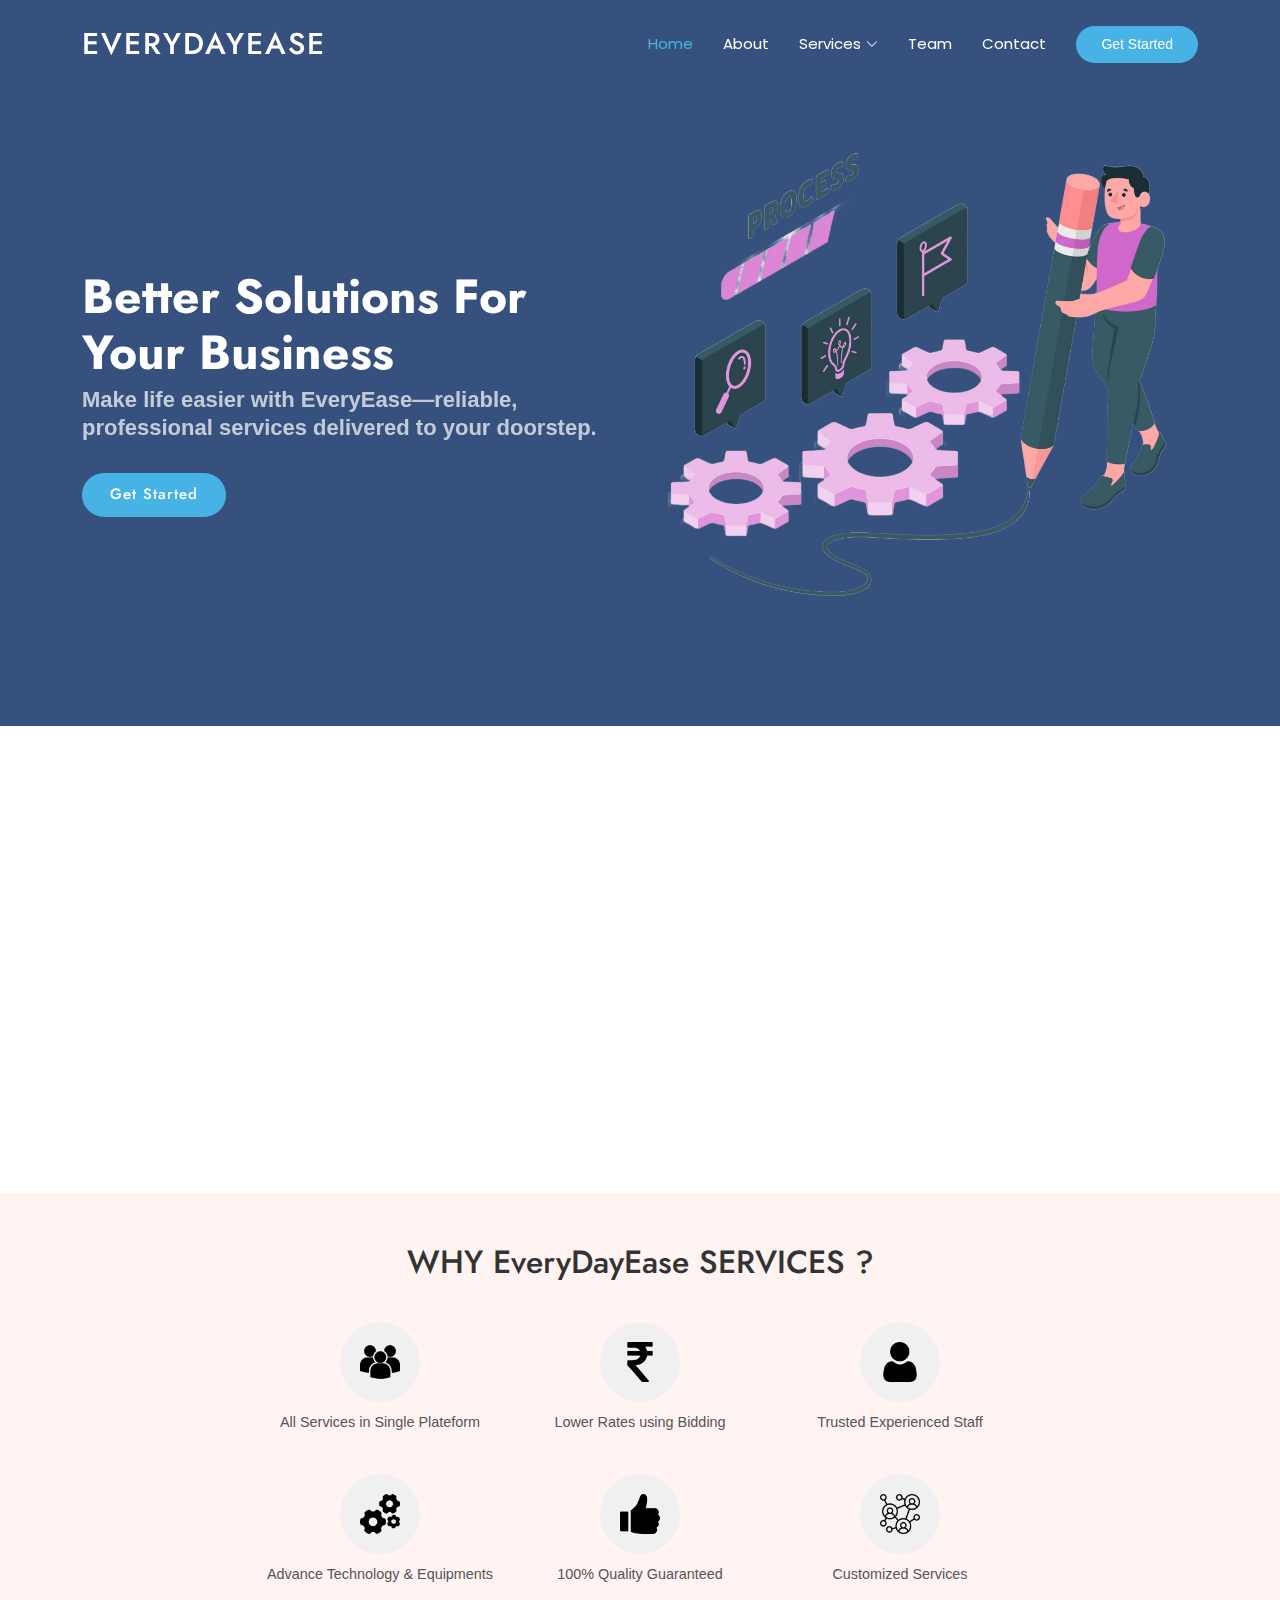
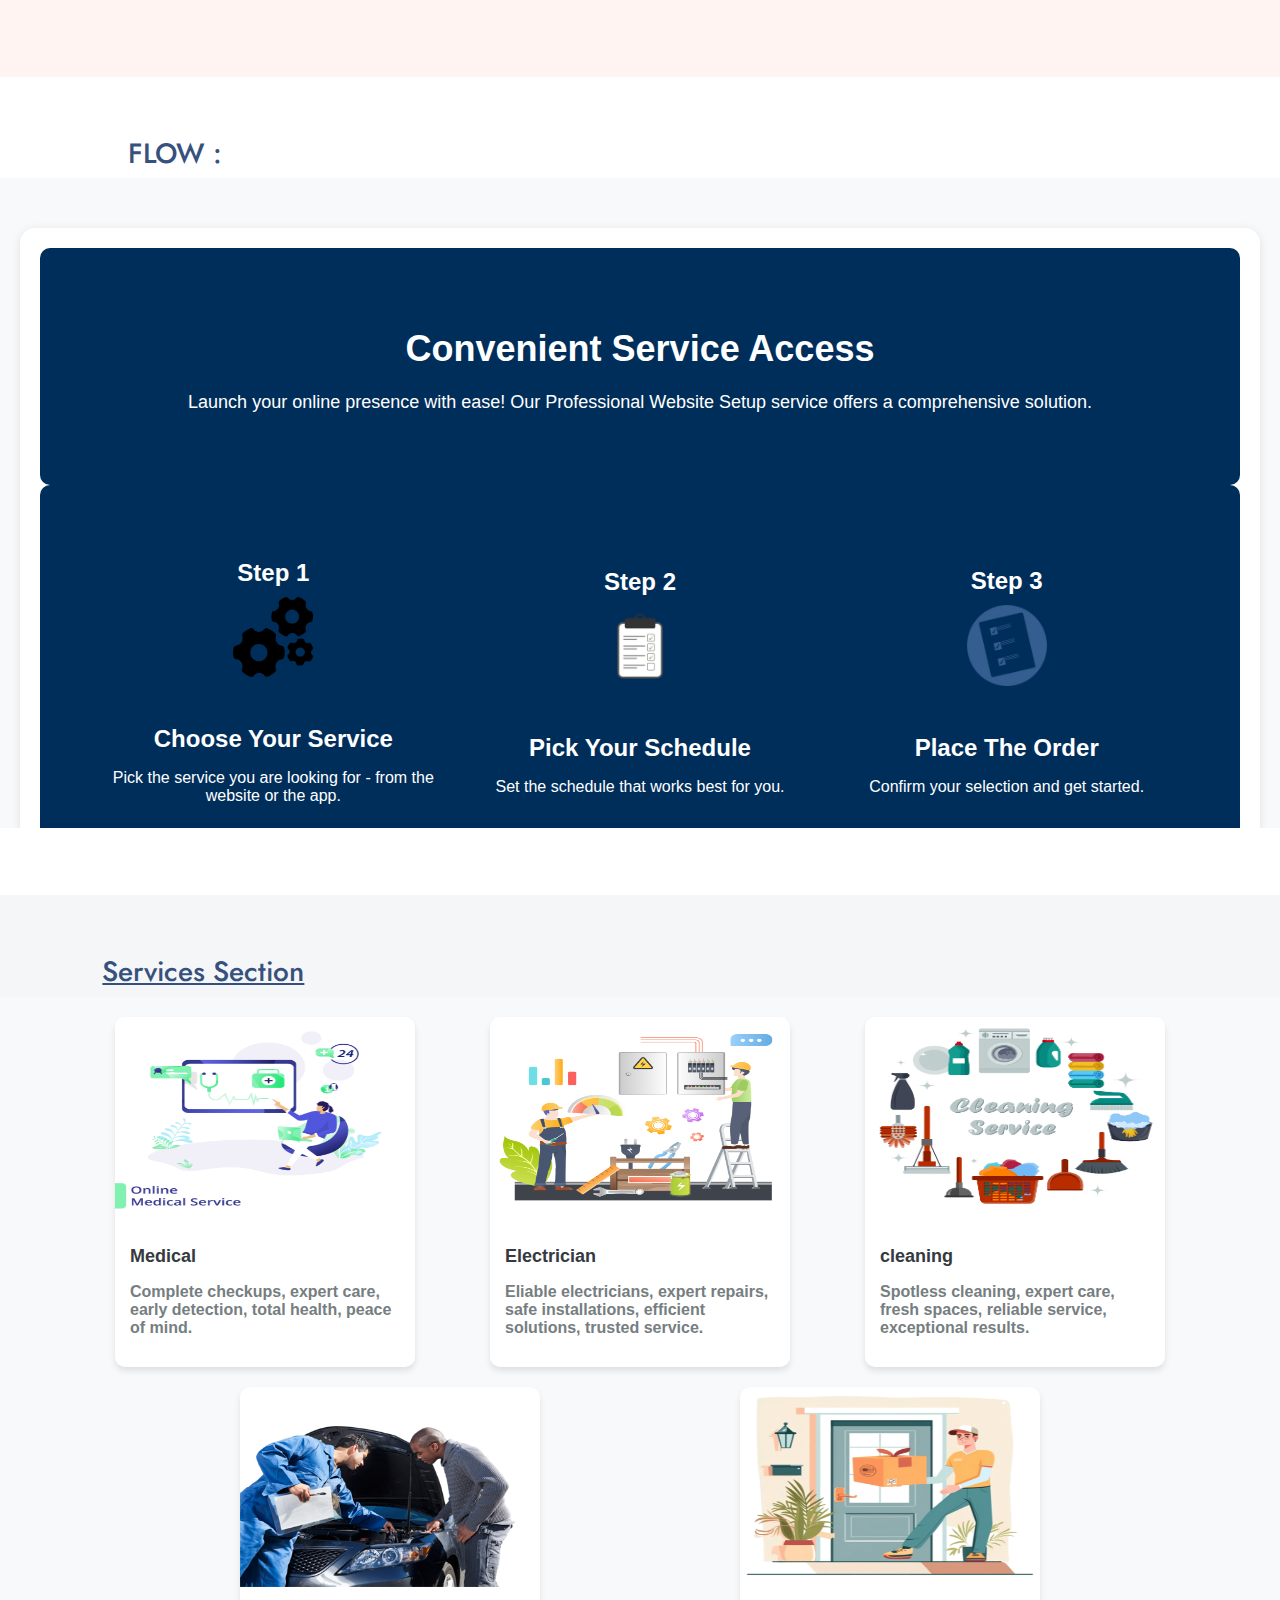
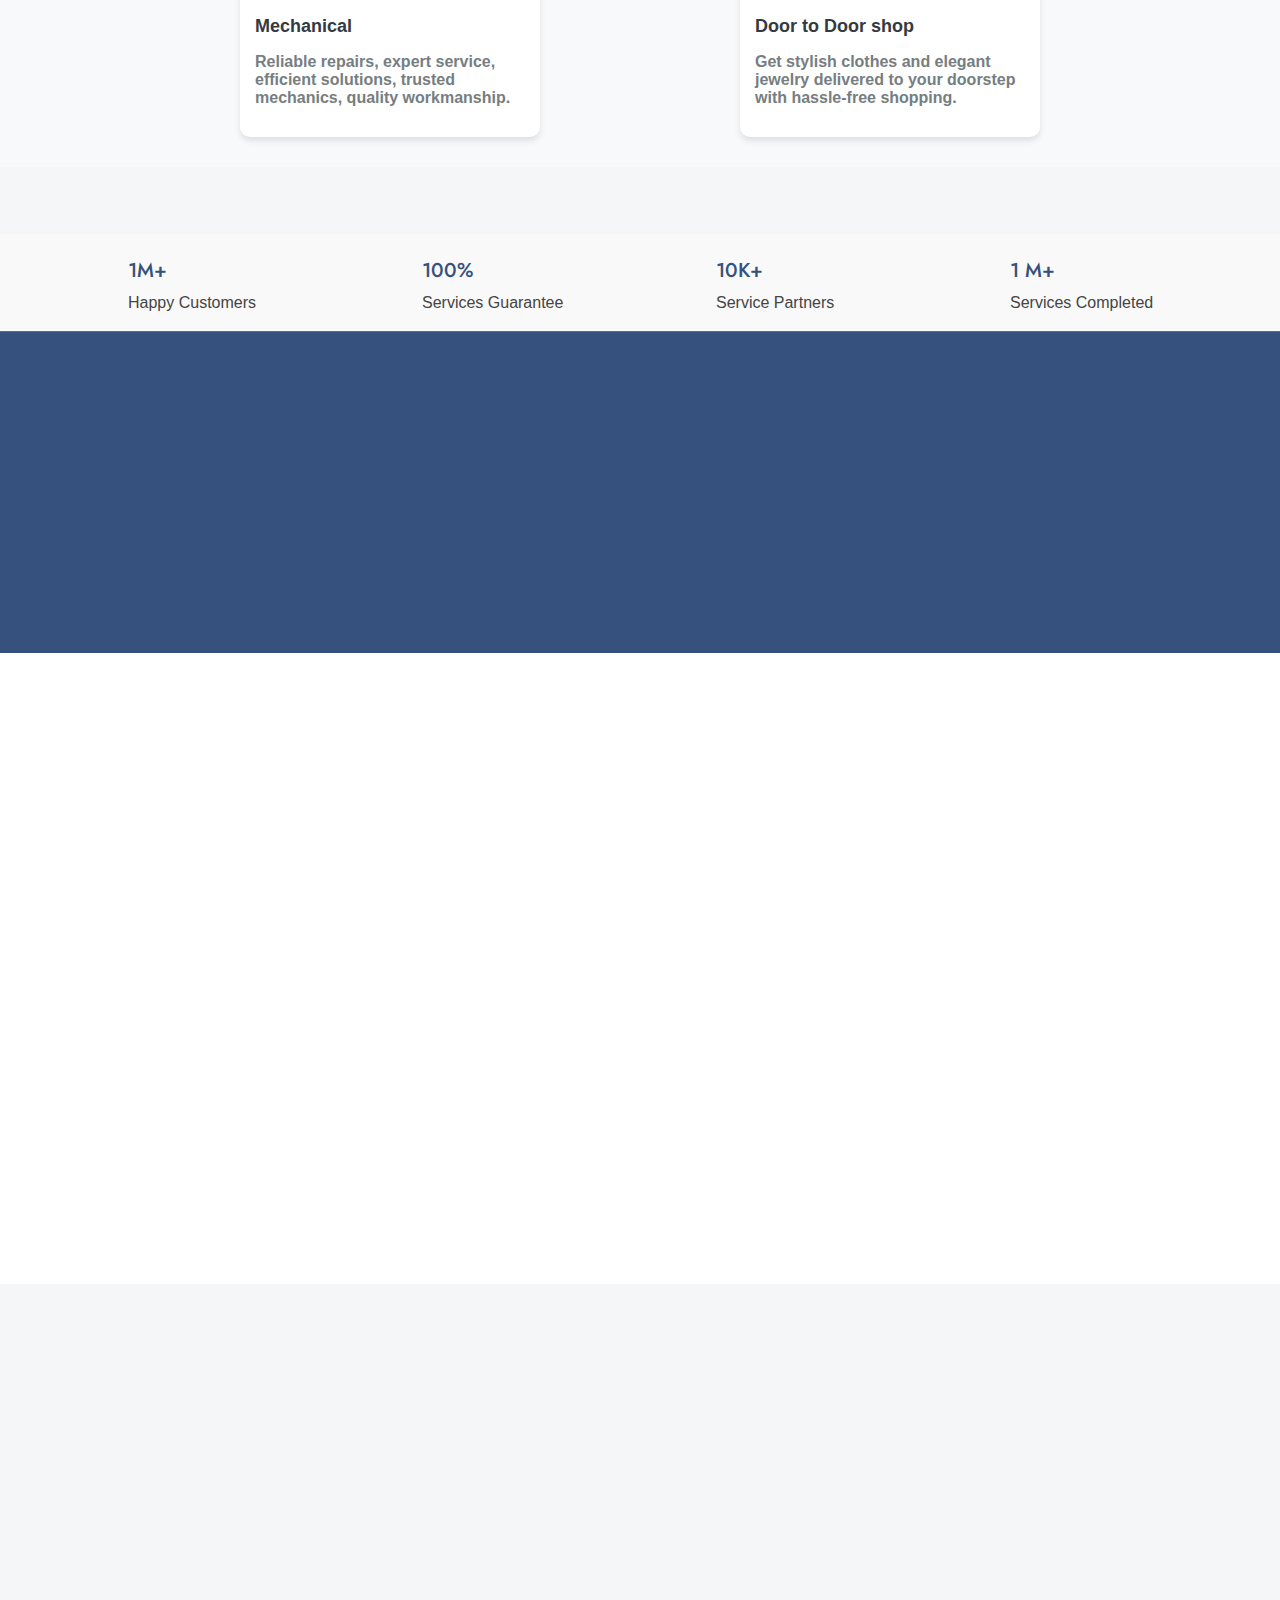
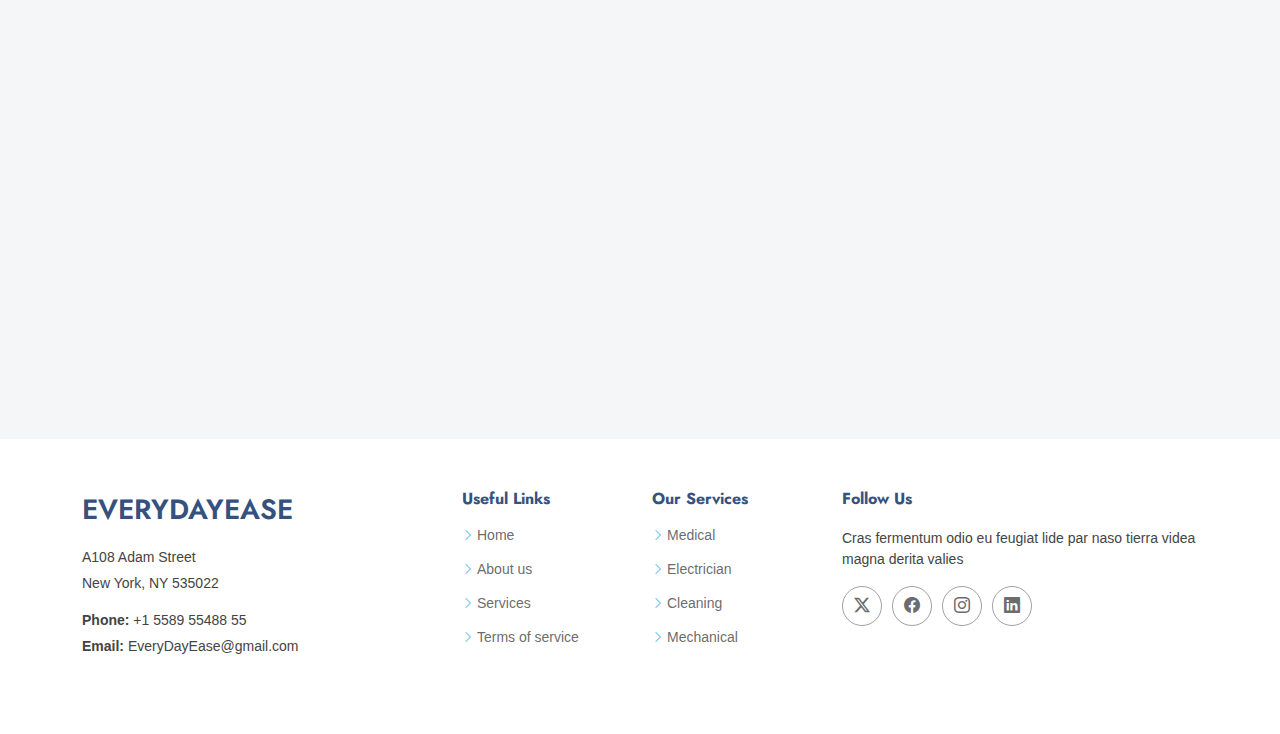
<file: index.html>
<!DOCTYPE html>
<html lang="en">

<head>
  <meta charset="utf-8">
  <meta content="width=device-width, initial-scale=1.0" name="viewport">
  <title>Index - Arsha Bootstrap Template</title>
  <meta name="description" content="">
  <meta name="keywords" content="">

  <!-- Favicons -->
  <link href="assets/img/favicon.png" rel="icon">
  <link href="assets/img/apple-touch-icon.png" rel="apple-touch-icon">

  <!-- Fonts -->
  <link href="https://fonts.googleapis.com" rel="preconnect">
  <link href="https://fonts.gstatic.com" rel="preconnect" crossorigin>
  <link href="https://fonts.googleapis.com/css2?family=Open+Sans:ital,wght@0,300;0,400;0,500;0,600;0,700;0,800;1,300;1,400;1,500;1,600;1,700;1,800&family=Poppins:ital,wght@0,100;0,200;0,300;0,400;0,500;0,600;0,700;0,800;0,900;1,100;1,200;1,300;1,400;1,500;1,600;1,700;1,800;1,900&family=Jost:ital,wght@0,100;0,200;0,300;0,400;0,500;0,600;0,700;0,800;0,900;1,100;1,200;1,300;1,400;1,500;1,600;1,700;1,800;1,900&display=swap" rel="stylesheet">

  <!-- Vendor CSS Files -->
  <link href="assets/vendor/bootstrap/css/bootstrap.min.css" rel="stylesheet">
  <link href="assets/vendor/bootstrap-icons/bootstrap-icons.css" rel="stylesheet">
  <link href="assets/vendor/aos/aos.css" rel="stylesheet">
  <link href="assets/vendor/glightbox/css/glightbox.min.css" rel="stylesheet">
  <link href="assets/vendor/swiper/swiper-bundle.min.css" rel="stylesheet">

  <!-- Main CSS File -->
  <link href="assets/css/main.css" rel="stylesheet">
  <link href="assets/css/why_us.css" rel="stylesheet">

</head>

<body class="index-page">

  <header id="header" class="header d-flex align-items-center fixed-top">
    <div class="container-fluid container-xl position-relative d-flex align-items-center">

      <a href="index.html" class="logo d-flex align-items-center me-auto">
        <!-- Uncomment the line below if you also wish to use an image logo -->
        <!-- <img src="assets/img/logo.png" alt=""> -->
        <h1 class="sitename">EveryDayEase</h1>
      </a>

      <nav id="navmenu" class="navmenu">
        <ul>
          <li><a href="#hero" class="active">Home</a></li>
          <li><a href="about.html">About</a></li>
          
         
          <li class="dropdown"><a href="#"><span>Services</span> <i class="bi bi-chevron-down toggle-dropdown"></i></a>
            <ul>
              <li class="dropdown"><a href="#"><span>Medical</span> <i class="bi bi-chevron-down toggle-dropdown"></i></a>
                <ul>
                  <li><a href="#">Blood Test</a></li>
                  <li><a href="#">Full Body checkup </a></li>
                </ul>
              </li>
              <li class="dropdown"><a href="#"><span>Mechanical</span> <i class="bi bi-chevron-down toggle-dropdown"></i></a>
                <ul>
                  <li><a href="#">Bike</a></li>
                  <li><a href="#">Car </a></li>
                  <li><a href="#">Parts</a></li>
                </ul>
              </li>
              <li class="dropdown"><a href="#"><span>Electrician</span> <i class="bi bi-chevron-down toggle-dropdown"></i></a>
                <ul>
                  <li><a href="#">lightning Electric</a></li>
                  <li><a href="#">Spark Electricians </a></li>
                </ul>
              </li>
              <li class="dropdown"><a href="#"><span>Cleaning</span> <i class="bi bi-chevron-down toggle-dropdown"></i></a>
                <ul>
                  <li><a href="#">Clean Machine</a></li>
                  <li><a href="#">Clean House </a></li>
                </ul>
              </li>
            </ul>
          </li>
          <li><a href="#team">Team</a></li>
          <li><a href="contect.html">Contact</a></li>
        </ul>
        <i class="mobile-nav-toggle d-xl-none bi bi-list"></i>
      </nav>

      <a class="btn-getstarted" href="login_singup/login.html">Get Started</a>

    </div>
  </header>

  <main class="main">

    <!-- Hero Section -->
    <section id="hero" class="hero section dark-background">

      <div class="container">
        <div class="row gy-4">
          <div class="col-lg-6 order-2 order-lg-1 d-flex flex-column justify-content-center" data-aos="zoom-out">
            <h1>Better Solutions For Your Business</h1>
            <p>Make life easier with EveryEase—reliable, professional services delivered to your doorstep.</p>
            <div class="d-flex">
              <a href="login_singup/login.html" class="btn-get-started">Get Started</a>
            </div>
          </div>
          <div class="col-lg-6 order-1 order-lg-2 hero-img" data-aos="zoom-out" data-aos-delay="200">
            <img src="assets/img/hero-img.png" class="img-fluid animated" alt="">
          </div>
        </div>
      </div>

    </section><!-- /Hero Section -->

    <!-- Clients Section -->
    <!-- <section id="clients" class="clients section light-background">

      <div class="container" data-aos="zoom-in">

        <div class="swiper init-swiper">
          <script type="application/json" class="swiper-config">
            {
              "loop": true,
              "speed": 600,
              "autoplay": {
                "delay": 5000
              },
              "slidesPerView": "auto",
              "pagination": {
                "el": ".swiper-pagination",
                "type": "bullets",
                "clickable": true
              },
              "breakpoints": {
                "320": {
                  "slidesPerView": 2,
                  "spaceBetween": 40
                },
                "480": {
                  "slidesPerView": 3,
                  "spaceBetween": 60
                },
                "640": {
                  "slidesPerView": 4,
                  "spaceBetween": 80
                },
                "992": {
                  "slidesPerView": 5,
                  "spaceBetween": 120
                },
                "1200": {
                  "slidesPerView": 6,
                  "spaceBetween": 120
                }
              }
            }
          </script>
          <div class="swiper-wrapper align-items-center">
            <div class="swiper-slide"><img src="assets/img/clients/client-1.png" class="img-fluid" alt=""></div>
            <div class="swiper-slide"><img src="assets/img/clients/client-2.png" class="img-fluid" alt=""></div>
            <div class="swiper-slide"><img src="assets/img/clients/client-3.png" class="img-fluid" alt=""></div>
            <div class="swiper-slide"><img src="assets/img/clients/client-4.png" class="img-fluid" alt=""></div>
            <div class="swiper-slide"><img src="assets/img/clients/client-5.png" class="img-fluid" alt=""></div>
            <div class="swiper-slide"><img src="assets/img/clients/client-6.png" class="img-fluid" alt=""></div>
            <div class="swiper-slide"><img src="assets/img/clients/client-7.png" class="img-fluid" alt=""></div>
            <div class="swiper-slide"><img src="assets/img/clients/client-8.png" class="img-fluid" alt=""></div>
          </div>
        </div>

      </div>

    </section>/Clients Section -->

    <!-- About Section -->
    <section id="about" class="about section">

      <!-- Section Title -->
      <div class="container section-title" data-aos="fade-up">
        <h2>About Us</h2>
      </div><!-- End Section Title -->

      <div class="container">

        <div class="row gy-4">

          <div class="col-lg-6 content" data-aos="fade-up" data-aos-delay="100">
            <p>
              EveryDayEase, we’re here to make your daily life easier. Our goal is to help you save time and effort by offering reliable services for your everyday needs.
            </p>
            <ul>
              <li><i class="bi bi-check2-circle"></i> <span>Making your daily life easier, every day.</span></li>
              <li><i class="bi bi-check2-circle"></i> <span>Your trusted partner for all daily needs.</span></li>
              <li><i class="bi bi-check2-circle"></i> <span>Turning tasks into effortless moments.</span></li>
            </ul>
          </div>

          <div class="col-lg-6" data-aos="fade-up" data-aos-delay="200">
            <p>
              No matter the task, big or small, EveryDayEase is here to help you focus on what truly matters—your family, your work, and your passions.<br>
              We provide a variety of everyday services, including home cleaning, repairs, errands, and more. Our goal is to save you time and effort by delivering high-quality, dependable support right when you need it.
              <br>Choose EveryDayEase for a simpler, hassle-free life!
            </p>
            <a href="#" class="read-more"><span>Read More</span><i class="bi bi-arrow-right"></i></a>
          </div>

        </div>

      </div>

    </section><!-- /About Section -->
    <!----WHY USE US-->
    <section class="why-us">
      <h1>WHY EveryDayEase SERVICES ?</h1>
      <div class="features">
        <div class="feature-item">
          <div class="icon-container">
            <img src="assets/img/why-us/multiple-users-silhouette.png" alt="All Services Icon">
           
          </div>
          <p>All Services in Single Plateform</p>
        </div>
        <div class="feature-item">
          <div class="icon-container">
            <img src="assets/img/why-us/rupee-indian.png" alt="Lower Rates Icon">
          </div>
          <p>Lower Rates using Bidding</p>
        </div>
        <div class="feature-item">
          <div class="icon-container">
            <img src="assets/img/why-us/user.png" alt="Trusted Staff Icon">
          </div>
          <p>Trusted Experienced Staff</p>
        </div>
       
      
      </div>
      <div class="features">
        <div class="feature-item">
          <div class="icon-container">
            <img src="assets/img/why-us/gears.png" alt="Advanced Technology Icon">
          </div>
          <p>Advance Technology & Equipments</p>
        </div>
        <div class="feature-item">
          <div class="icon-container">
            <img src="assets/img/why-us/like.png" alt="Quality Icon">
          </div>
          <p>100% Quality Guaranteed</p>
        </div>
        <div class="feature-item">
          <div class="icon-container">
            <img src="assets/img/why-us/networking.png" alt="Customized Services Icon">
          </div>
          <p>Customized Services</p>
        </div>
      </div>
    </section>
    
   
    <!-- Skills Section -->
    <section id="skills" class="skills section">
      <h3 style="margin-left: 10%;">FLOW :</h3>
      <iframe src="flow.html" width="100%" height="650px" style="border: none;"></iframe>

    </section><!-- /Skills Section -->

    <!-- Services Section -->
    <section id="services" class="services section light-background">
      <h3 style="margin-left: 8%;"><u>Services Section</u></h3>
      <iframe src="Services_Container.html" width="100%" height="770px" style="border: none;"></iframe>

    </section><!-- /Services Section -->

      <div class="row" style="padding-left: 10%; margin-top: 2%;">
          <div class="col-lg-3 col-md-3 col-sm-6 col-6">
              <div class="single-counter">
                  <h5><span class="counter">1</span>M+</h5>
                  <p>Happy Customers</p>
              </div>
          </div>
          <div class="col-lg-3 col-md-3 col-sm-6 col-6">
              <div class="single-counter">
                  <h5><span class="counter">100</span>%</h5>
                  <p>Services Guarantee</p>
              </div>
          </div>
          <div class="col-lg-3 col-md-3 col-sm-6 col-6">
              <div class="single-counter">
                  <h5><span class="counter">10</span>K+</h5>
                  <p>Service Partners</p>
              </div>
          </div>
          <div class="col-lg-3 col-md-3 col-sm-6 col-6">
              <div class="single-counter">
                  <h5>
                      <span class="counter">1 </span>M+</h5>
                  <p>Services Completed</p>
              </div>
          </div>
      </div>
  </div>
    <!-- Call To Action Section -->
    <section id="call-to-action" class="call-to-action section dark-background">

      <img src="assets/img/cta-bg.jpg" alt="">

      <div class="container">

        <div class="row" data-aos="zoom-in" data-aos-delay="100">
          <div class="col-xl-9 text-center text-xl-start">
            <h3>Call To Action</h3>
            <p>"Get Reliable Services at Your Doorstep – Enter Your Address & Book Now!" 🚀</p>
          </div>
          <div class="col-xl-3 cta-btn-container text-center">
            <a class="cta-btn align-middle" href="contect.html">Call To Action</a>
          </div>
        </div>

      </div>

    </section><!-- /Call To Action Section -->

    <!-- Portfolio Section -->
   
    

    

    <!-- Testimonials Section -->
    <section id="testimonials" class="testimonials section">

      <!-- Section Title -->
      <div class="container section-title" data-aos="fade-up">
        <h2>Team</h2>
        <p>"Our talented team is building an innovative website to seamlessly connect customers with trusted local service providers!"</p>
      </div><!-- End Section Title -->

      <div class="container" data-aos="fade-up" data-aos-delay="100">

        <div class="swiper init-swiper">
          <script type="application/json" class="swiper-config">
            {
              "loop": true,
              "speed": 600,
              "autoplay": {
                "delay": 5000
              },
              "slidesPerView": "auto",
              "pagination": {
                "el": ".swiper-pagination",
                "type": "bullets",
                "clickable": true
              }
            }
          </script>
          <div class="swiper-wrapper">

            <div class="swiper-slide">
              <div class="testimonial-item">
                <img src="assets/img/testimonials/testimonials-1.jpg" class="testimonial-img" alt="">
                <h3>Saul Goodman</h3>
                <h4>Ceo &amp; Founder</h4>
                <div class="stars">
                  <i class="bi bi-star-fill"></i><i class="bi bi-star-fill"></i><i class="bi bi-star-fill"></i><i class="bi bi-star-fill"></i><i class="bi bi-star-fill"></i>
                </div>
                <p>
                  <i class="bi bi-quote quote-icon-left"></i>
                  <span>Proin iaculis purus consequat sem cure digni ssim donec porttitora entum suscipit rhoncus. Accusantium quam, ultricies eget id, aliquam eget nibh et. Maecen aliquam, risus at semper.</span>
                  <i class="bi bi-quote quote-icon-right"></i>
                </p>
              </div>
            </div><!-- End testimonial item -->

            <div class="swiper-slide">
              <div class="testimonial-item">
                <img src="assets/img/testimonials/testimonials-2.jpg" class="testimonial-img" alt="">
                <h3>Sara Wilsson</h3>
                <h4>Designer</h4>
                <div class="stars">
                  <i class="bi bi-star-fill"></i><i class="bi bi-star-fill"></i><i class="bi bi-star-fill"></i><i class="bi bi-star-fill"></i><i class="bi bi-star-fill"></i>
                </div>
                <p>
                  <i class="bi bi-quote quote-icon-left"></i>
                  <span>Export tempor illum tamen malis malis eram quae irure esse labore quem cillum quid cillum eram malis quorum velit fore eram velit sunt aliqua noster fugiat irure amet legam anim culpa.</span>
                  <i class="bi bi-quote quote-icon-right"></i>
                </p>
              </div>
            </div><!-- End testimonial item -->

            <div class="swiper-slide">
              <div class="testimonial-item">
                <img src="assets/img/testimonials/testimonials-3.jpg" class="testimonial-img" alt="">
                <h3>Jena Karlis</h3>
                <h4>Store Owner</h4>
                <div class="stars">
                  <i class="bi bi-star-fill"></i><i class="bi bi-star-fill"></i><i class="bi bi-star-fill"></i><i class="bi bi-star-fill"></i><i class="bi bi-star-fill"></i>
                </div>
                <p>
                  <i class="bi bi-quote quote-icon-left"></i>
                  <span>Enim nisi quem export duis labore cillum quae magna enim sint quorum nulla quem veniam duis minim tempor labore quem eram duis noster aute amet eram fore quis sint minim.</span>
                  <i class="bi bi-quote quote-icon-right"></i>
                </p>
              </div>
            </div><!-- End testimonial item -->

            <div class="swiper-slide">
              <div class="testimonial-item">
                <img src="assets/img/testimonials/testimonials-4.jpg" class="testimonial-img" alt="">
                <h3>Matt Brandon</h3>
                <h4>Freelancer</h4>
                <div class="stars">
                  <i class="bi bi-star-fill"></i><i class="bi bi-star-fill"></i><i class="bi bi-star-fill"></i><i class="bi bi-star-fill"></i><i class="bi bi-star-fill"></i>
                </div>
                <p>
                  <i class="bi bi-quote quote-icon-left"></i>
                  <span>Fugiat enim eram quae cillum dolore dolor amet nulla culpa multos export minim fugiat minim velit minim dolor enim duis veniam ipsum anim magna sunt elit fore quem dolore labore illum veniam.</span>
                  <i class="bi bi-quote quote-icon-right"></i>
                </p>
              </div>
            </div><!-- End testimonial item -->

            <div class="swiper-slide">
              <div class="testimonial-item">
                <img src="assets/img/testimonials/testimonials-5.jpg" class="testimonial-img" alt="">
                <h3>John Larson</h3>
                <h4>Entrepreneur</h4>
                <div class="stars">
                  <i class="bi bi-star-fill"></i><i class="bi bi-star-fill"></i><i class="bi bi-star-fill"></i><i class="bi bi-star-fill"></i><i class="bi bi-star-fill"></i>
                </div>
                <p>
                  <i class="bi bi-quote quote-icon-left"></i>
                  <span>Quis quorum aliqua sint quem legam fore sunt eram irure aliqua veniam tempor noster veniam enim culpa labore duis sunt culpa nulla illum cillum fugiat legam esse veniam culpa fore nisi cillum quid.</span>
                  <i class="bi bi-quote quote-icon-right"></i>
                </p>
              </div>
            </div><!-- End testimonial item -->

          </div>
          <div class="swiper-pagination"></div>
        </div>

      </div>

    </section>
    <!-- /Testimonials Section   -->

    <!-- Faq 2 Section -->
    <section id="faq-2" class="faq-2 section light-background">

      <!-- Section Title -->
      <div class="container section-title" data-aos="fade-up">
        <h2>Frequently Asked Questions</h2>
        <p>We offer a wide range of professional services, including full body checkups, mechanical repairs, cleaning, and electrical solutions, all designed to make your life easier and stress-free.</p>
      </div><!-- End Section Title -->

      <div class="container">

        <div class="row justify-content-center">

          <div class="col-lg-10">

            <div class="faq-container">

              <div class="faq-item faq-active" data-aos="fade-up" data-aos-delay="200">
                <i class="faq-icon bi bi-question-circle"></i>
                <h3>What mechanical services do you offer?
                </h3>
                <div class="faq-content">
                  <p>We offer car repairs, engine diagnostics, brake servicing, oil changes, and more.
                  </p>
                </div>
                <i class="faq-toggle bi bi-chevron-right"></i>
              </div><!-- End Faq item-->

              <div class="faq-item" data-aos="fade-up" data-aos-delay="300">
                <i class="faq-icon bi bi-question-circle"></i>
                <h3>How can I book a service?</h3>
                <div class="faq-content">
                  <p>
                    You can book a service easily through our website or by calling our customer support team.
                  </p>
                </div>
                <i class="faq-toggle bi bi-chevron-right"></i>
              </div><!-- End Faq item-->

              <div class="faq-item" data-aos="fade-up" data-aos-delay="400">
                <i class="faq-icon bi bi-question-circle"></i>
                <h3>
                  Are your prices affordable?
                </h3>
                <div class="faq-content">
                  <p>
                    Yes, we offer affordable prices with clear and honest pricing for all our services.
                  </p>
                </div>
                <i class="faq-toggle bi bi-chevron-right"></i>
              </div><!-- End Faq item-->

              <div class="faq-item" data-aos="fade-up" data-aos-delay="500">
                <i class="faq-icon bi bi-question-circle"></i>
                <h3>How long will my service take?
                </h3>
                <div class="faq-content">
                  <p>We offer a wide range of professional services, including full body checkups, mechanical repairs, cleaning, and electrical solutions, all designed to make your life easier and stress-free.</p>
                </div>
                <i class="faq-toggle bi bi-chevron-right"></i>
              </div><!-- End Faq item-->

              <div class="faq-item" data-aos="fade-up" data-aos-delay="600">
                <i class="faq-icon bi bi-question-circle"></i>
                <h3> Do you provide warranties for your services?
                </h3>
                <div class="faq-content">
                  <p>Service time varies depending on the type of cleaning services, but we aim to complete all tasks efficiently.</p>
                </div>
                <i class="faq-toggle bi bi-chevron-right"></i>
              </div><!-- End Faq item-->

            </div>

          </div>

        </div>

      </div>

    </section><!-- /Faq 2 Section -->

  

  <footer id="footer" class="footer">

    <div class="container footer-top">
      <div class="row gy-4">
        <div class="col-lg-4 col-md-6 footer-about">
          <a href="index.html" class="d-flex align-items-center">
            <span class="sitename">EveryDayEase</span>
          </a>
          <div class="footer-contact pt-3">
            <p>A108 Adam Street</p>
            <p>New York, NY 535022</p>
            <p class="mt-3"><strong>Phone:</strong> <span>+1 5589 55488 55</span></p>
            <p><strong>Email:</strong> <span>EveryDayEase@gmail.com </span></p>
          </div>
        </div>

        <div class="col-lg-2 col-md-3 footer-links">
          <h4>Useful Links</h4>
          <ul>
            <li><i class="bi bi-chevron-right"></i> <a href="#">Home</a></li>
            <li><i class="bi bi-chevron-right"></i> <a href="#">About us</a></li>
            <li><i class="bi bi-chevron-right"></i> <a href="#">Services</a></li>
            <li><i class="bi bi-chevron-right"></i> <a href="#">Terms of service</a></li>
          </ul>
        </div>

        <div class="col-lg-2 col-md-3 footer-links">
          <h4>Our Services</h4>
          <ul>
            <li><i class="bi bi-chevron-right"></i> <a href="#">Medical</a></li>
            <li><i class="bi bi-chevron-right"></i> <a href="#">Electrician</a></li>
            <li><i class="bi bi-chevron-right"></i> <a href="#">Cleaning</a></li>
            <li><i class="bi bi-chevron-right"></i> <a href="#">Mechanical</a></li>
          </ul>
        </div>

        <div class="col-lg-4 col-md-12">
          <h4>Follow Us</h4>
          <p>Cras fermentum odio eu feugiat lide par naso tierra videa magna derita valies</p>
          <div class="social-links d-flex">
            <a href=""><i class="bi bi-twitter-x"></i></a>
            <a href=""><i class="bi bi-facebook"></i></a>
            <a href=""><i class="bi bi-instagram"></i></a>
            <a href=""><i class="bi bi-linkedin"></i></a>
          </div>
        </div>

      </div>
    </div>


  </footer>

  <!-- Scroll Top -->
  <a href="#" id="scroll-top" class="scroll-top d-flex align-items-center justify-content-center"><i class="bi bi-arrow-up-short"></i></a>

  <!-- Preloader -->
  <div id="preloader"></div>

  <!-- Vendor JS Files -->
  <script src="assets/vendor/bootstrap/js/bootstrap.bundle.min.js"></script>
  <script src="assets/vendor/php-email-form/validate.js"></script>
  <script src="assets/vendor/aos/aos.js"></script>
  <script src="assets/vendor/glightbox/js/glightbox.min.js"></script>
  <script src="assets/vendor/swiper/swiper-bundle.min.js"></script>
  <script src="assets/vendor/waypoints/noframework.waypoints.js"></script>
  <script src="assets/vendor/imagesloaded/imagesloaded.pkgd.min.js"></script>
  <script src="assets/vendor/isotope-layout/isotope.pkgd.min.js"></script>

  <!-- Main JS File -->
  <script src="assets/js/main.js"></script>

</body>

</html>
</file>
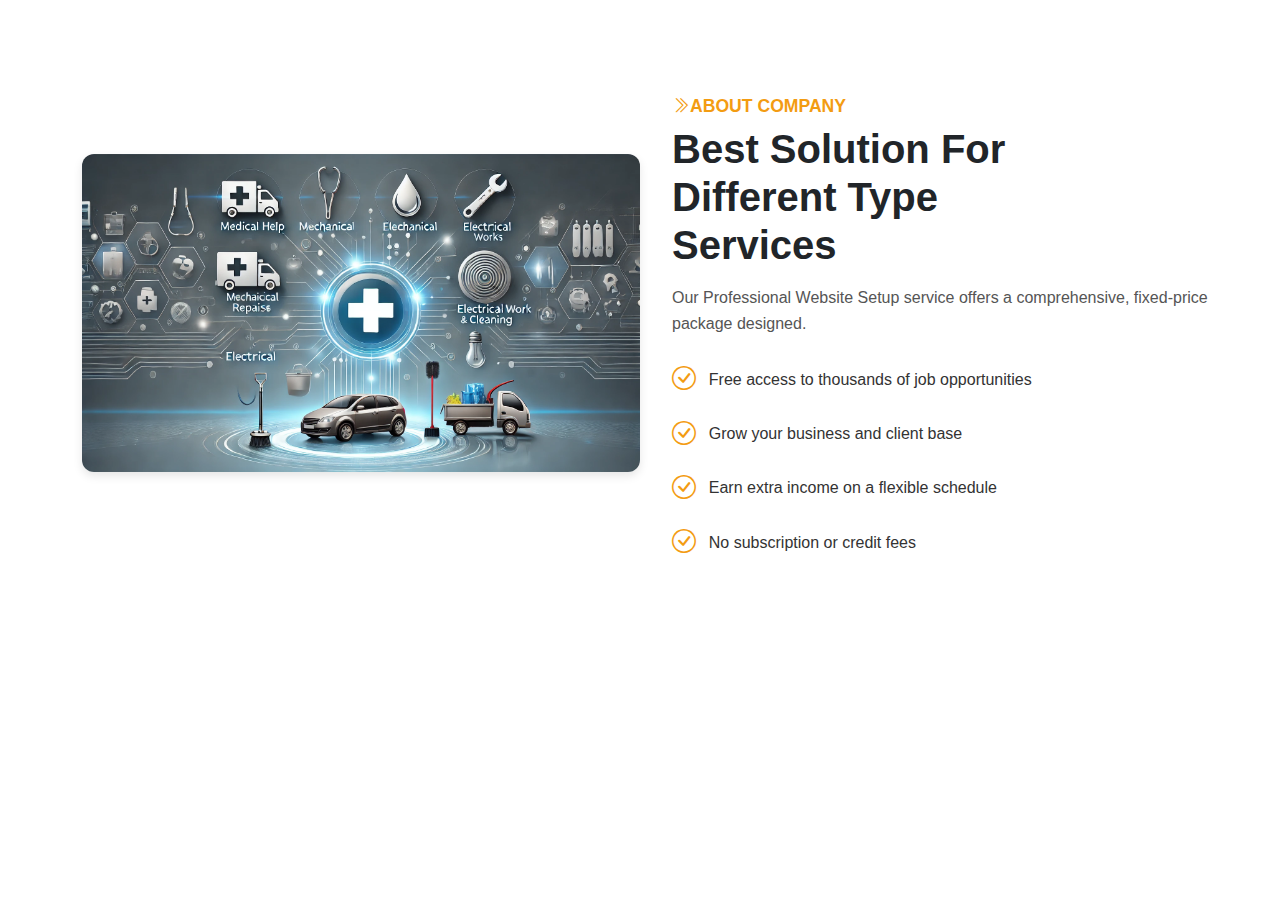
<file: about.html>
<!DOCTYPE html>
<html lang="en">
  <head>
    <meta charset="UTF-8" />
    <meta name="viewport" content="width=device-width, initial-scale=1.0" />
    <title>About Company</title>

    <!-- Bootstrap CSS -->
    <link
      href="https://cdn.jsdelivr.net/npm/bootstrap@5.3.3/dist/css/bootstrap.min.css"
      rel="stylesheet"
    />
    <!-- Bootstrap Icons -->
    <link
      rel="stylesheet"
      href="https://cdn.jsdelivr.net/npm/bootstrap-icons@1.11.3/font/bootstrap-icons.min.css"
    />
    <style>
      body {
        font-family: Arial, sans-serif;
        line-height: 1.6;
      }

      .about-container {
        display: flex;
        align-items: center;
        margin-top: 3rem;
        gap: 2rem;
      }

      .about-img img {
        border-radius: 12px;
        box-shadow: 0 4px 10px rgba(0, 0, 0, 0.1);
      }

      .about-content h5 {
        color: #f39c12;
        font-size: 1.1rem;
        font-weight: bold;
        text-transform: uppercase;
        margin-bottom: 0.5rem;
      }

      .about-content h1 {
        font-size: 2.5rem;
        font-weight: bold;
        line-height: 1.2;
        margin-bottom: 1rem;
      }

      .about-content p {
        color: #555;
        margin-bottom: 1.5rem;
      }

      .feature-item {
        display: flex;
        align-items: center;
        margin-bottom: 1rem;
        gap: 0.8rem;
      }

      .feature-item i {
        color: #f39c12;
        font-size: 1.5rem;
      }

      .feature-item p {
        margin: 0;
        font-size: 1rem;
        color: #333;
      }
    </style>
  </head>
  <body>
    <div class="container">
      <div class="about-container">
        <div class="about-img col-lg-6">
          <img src="assets/img/about/about.webp" alt="About Us" class="img-fluid" />
        </div>
        <div class="about-content col-lg-6 mt-5">
          <h5> <i class="bi bi-chevron-double-right"></i>About Company</h5>
          <h1>
            Best Solution For <br />
            Different Type <br />
            Services
          </h1>
          <p>
            Our Professional Website Setup service offers a comprehensive,
            fixed-price package designed.
          </p>
          <div class="feature-item">
            <i class="bi bi-check-circle"></i>
            <p>Free access to thousands of job opportunities</p>
          </div>
          <div class="feature-item">
            <i class="bi bi-check-circle"></i>
            <p>Grow your business and client base</p>
          </div>
          <div class="feature-item">
            <i class="bi bi-check-circle"></i>
            <p>Earn extra income on a flexible schedule</p>
          </div>
          <div class="feature-item">
            <i class="bi bi-check-circle"></i>
            <p>No subscription or credit fees</p>
          </div>
        </div>
      </div>
    </div>
  </body>
</html>
</file>
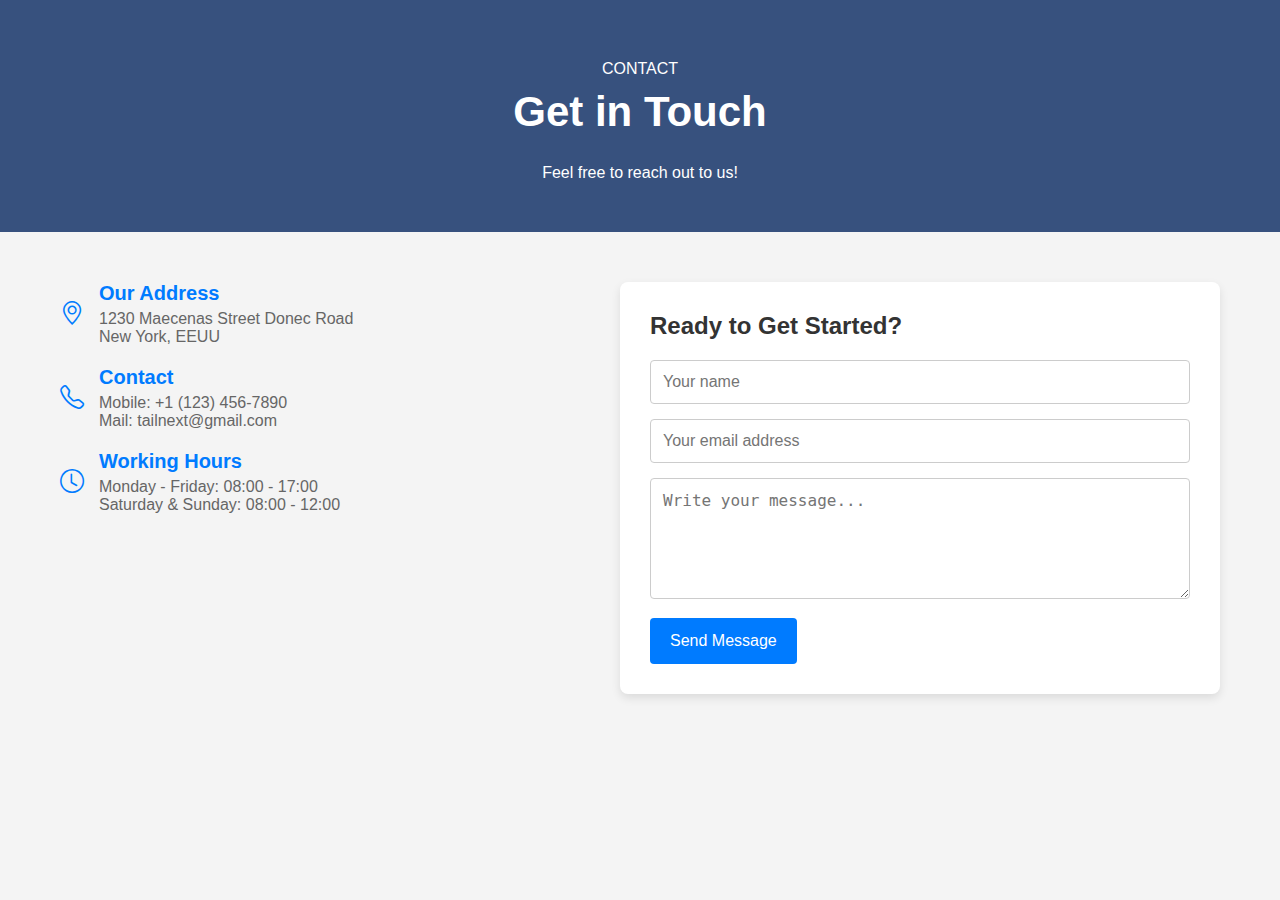
<file: contect.html>
<!DOCTYPE html>
<html lang="en">
<head>
  <meta charset="UTF-8">
  <meta name="viewport" content="width=device-width, initial-scale=1.0">
  <title>Contact Page</title>
  <link rel="stylesheet" href="assets/css/contact.css">
  <link href="assets/vendor/bootstrap-icons/bootstrap-icons.css" rel="stylesheet">
</head>
<body>
    <div class="contact">
        <p>CONTACT</p>
        <h1>Get in Touch</h1><br>
        <p>Feel free to reach out to us!</p>
    </div>

    <div class="contact-container">
        <div class="contact-info">
            <div class="contact-icon">
                <i class="bi bi-geo-alt"></i>
                <div>
                    <h4>Our Address</h4>
                    <p>1230 Maecenas Street Donec Road<br>New York, EEUU</p>
                </div>
            </div>

            <div class="contact-icon">
                <i class="bi bi-telephone"></i>
                <div>
                    <h4>Contact</h4>
                    <p>Mobile: +1 (123) 456-7890<br>Mail: tailnext@gmail.com</p>
                </div>
            </div>

            <div class="contact-icon">
                <i class="bi bi-clock"></i>
                <div>
                    <h4>Working Hours</h4>
                    <p>Monday - Friday: 08:00 - 17:00<br>Saturday & Sunday: 08:00 - 12:00</p>
                </div>
            </div>
        </div>

        <div class="contact-form">
            <h2>Ready to Get Started?</h2>
            <form action="#" method="post">
                <input type="text" name="name" placeholder="Your name" required>
                <input type="email" name="email" placeholder="Your email address" required>
                <textarea name="message" placeholder="Write your message..." rows="5" required></textarea>
                <button type="submit">Send Message</button>
            </form>
        </div>
    </div>
</body>
</html>
</file>
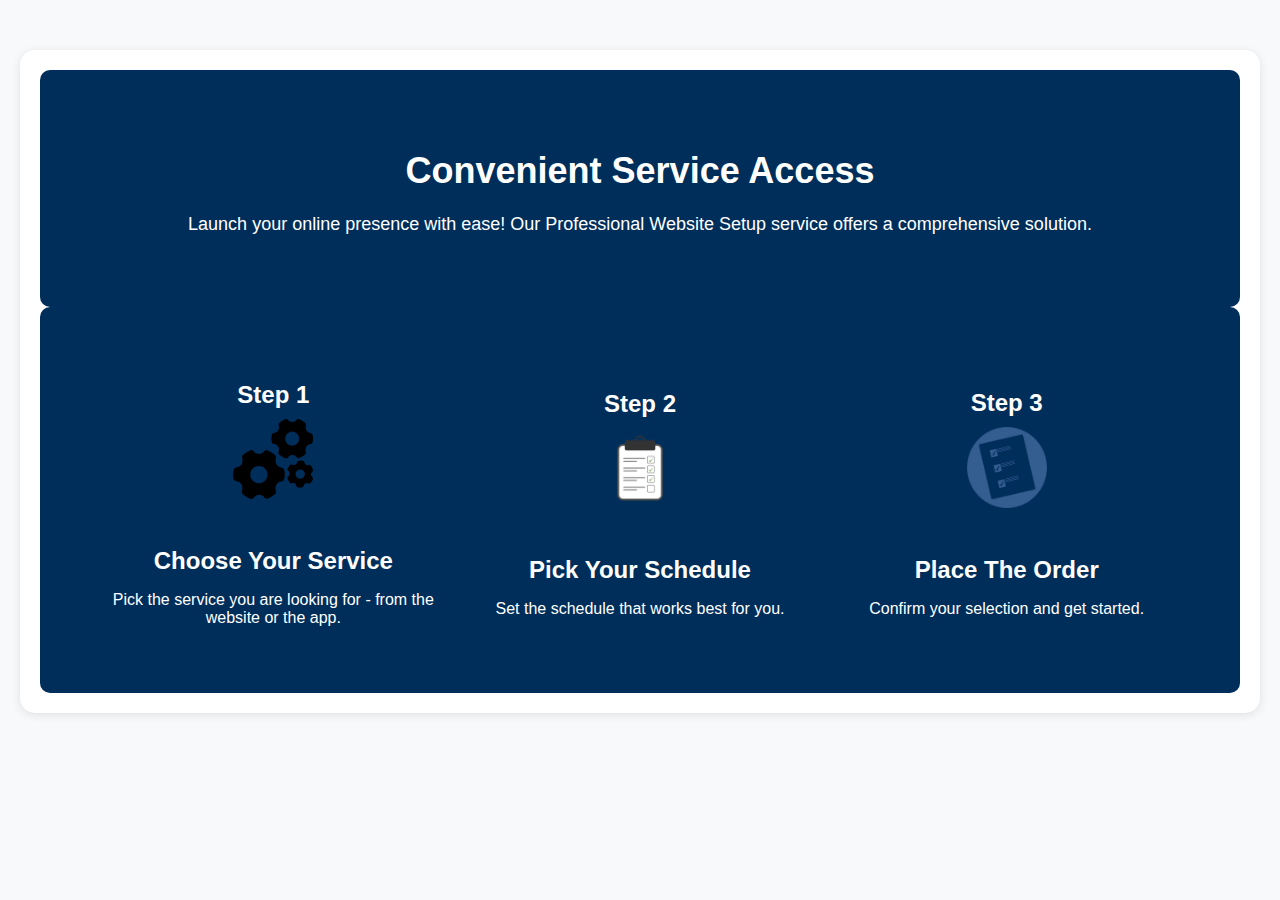
<file: flow.html>
<!DOCTYPE html>
<html lang="en">
<head>
    <meta charset="UTF-8">
    <meta name="viewport" content="width=device-width, initial-scale=1.0">
    <title>Convenient Service Access</title>
    <style>
        body {
            margin: 20px;
            font-family: Arial, sans-serif;
            background-color: #f8f9fa;
        }

        .container {
            max-width: 1200px;
            margin: 50px auto;
            box-shadow: 0 2px 10px rgba(0, 0, 0, 0.1);
            background-color: #fff;
            border-radius: 15px;
            overflow: hidden;
            padding: 20px;
        }

        .main {
            text-align: center;
            padding: 50px 20px;
            background-color: #002e5b;
            color: #fff;
            border-radius: 10px;
        }

        .main h2 {
            font-size: 36px;
            margin-bottom: 10px;
        }

        .main p {
            font-size: 18px;
            line-height: 1.6;
        }

        .steps {
            display: flex;
            justify-content: space-around;
            align-items: center;
            padding: 50px;
            background-color: #002e5b;
            color: #fff;
            border-radius: 10px;
        }

        .step {
            text-align: center;
            flex: 1;
            margin: 0 20px;
        }

        .step img {
            width: 80px;
            margin-bottom: 20px;
        }

        .step h3 {
            font-size: 24px;
            margin-bottom: 10px;
        }

        .step p {
            font-size: 16px;
            color: #fff;
        }

        footer {
            text-align: center;
            padding: 20px;
            background-color: #002e5b;
            color: #fff;
            width: 100%;
            border-radius: 10px;
        }
    </style>
</head>
<body>

<div class="container">
    <div class="main">
        <h2>Convenient Service Access</h2>
        <p>Launch your online presence with ease! Our Professional Website Setup service offers a comprehensive solution.</p>
    </div>

    <div class="steps">
        <div class="step">
            <h3>Step 1</h3>
            <img src="assets/img/why-us/gears.png" alt="Step 1">
            <h3>Choose Your Service</h3>
            <p>Pick the service you are looking for - from the website or the app.</p>
        </div>
        <div class="step">
            <h3>Step 2</h3>
            <img src="assets/img/why-us/pick_service-removebg-preview.png" alt="Step 2">
            <h3>Pick Your Schedule</h3>
            <p>Set the schedule that works best for you.</p>
        </div>
        <div class="step">
            <h3>Step 3</h3>
            <img src="assets/img/why-us/order-removebg-preview.png" alt="Step 3">
            <h3>Place The Order</h3>
            <p>Confirm your selection and get started.</p>
        </div>
    </div>
</div>


</body>
</html>
</file>
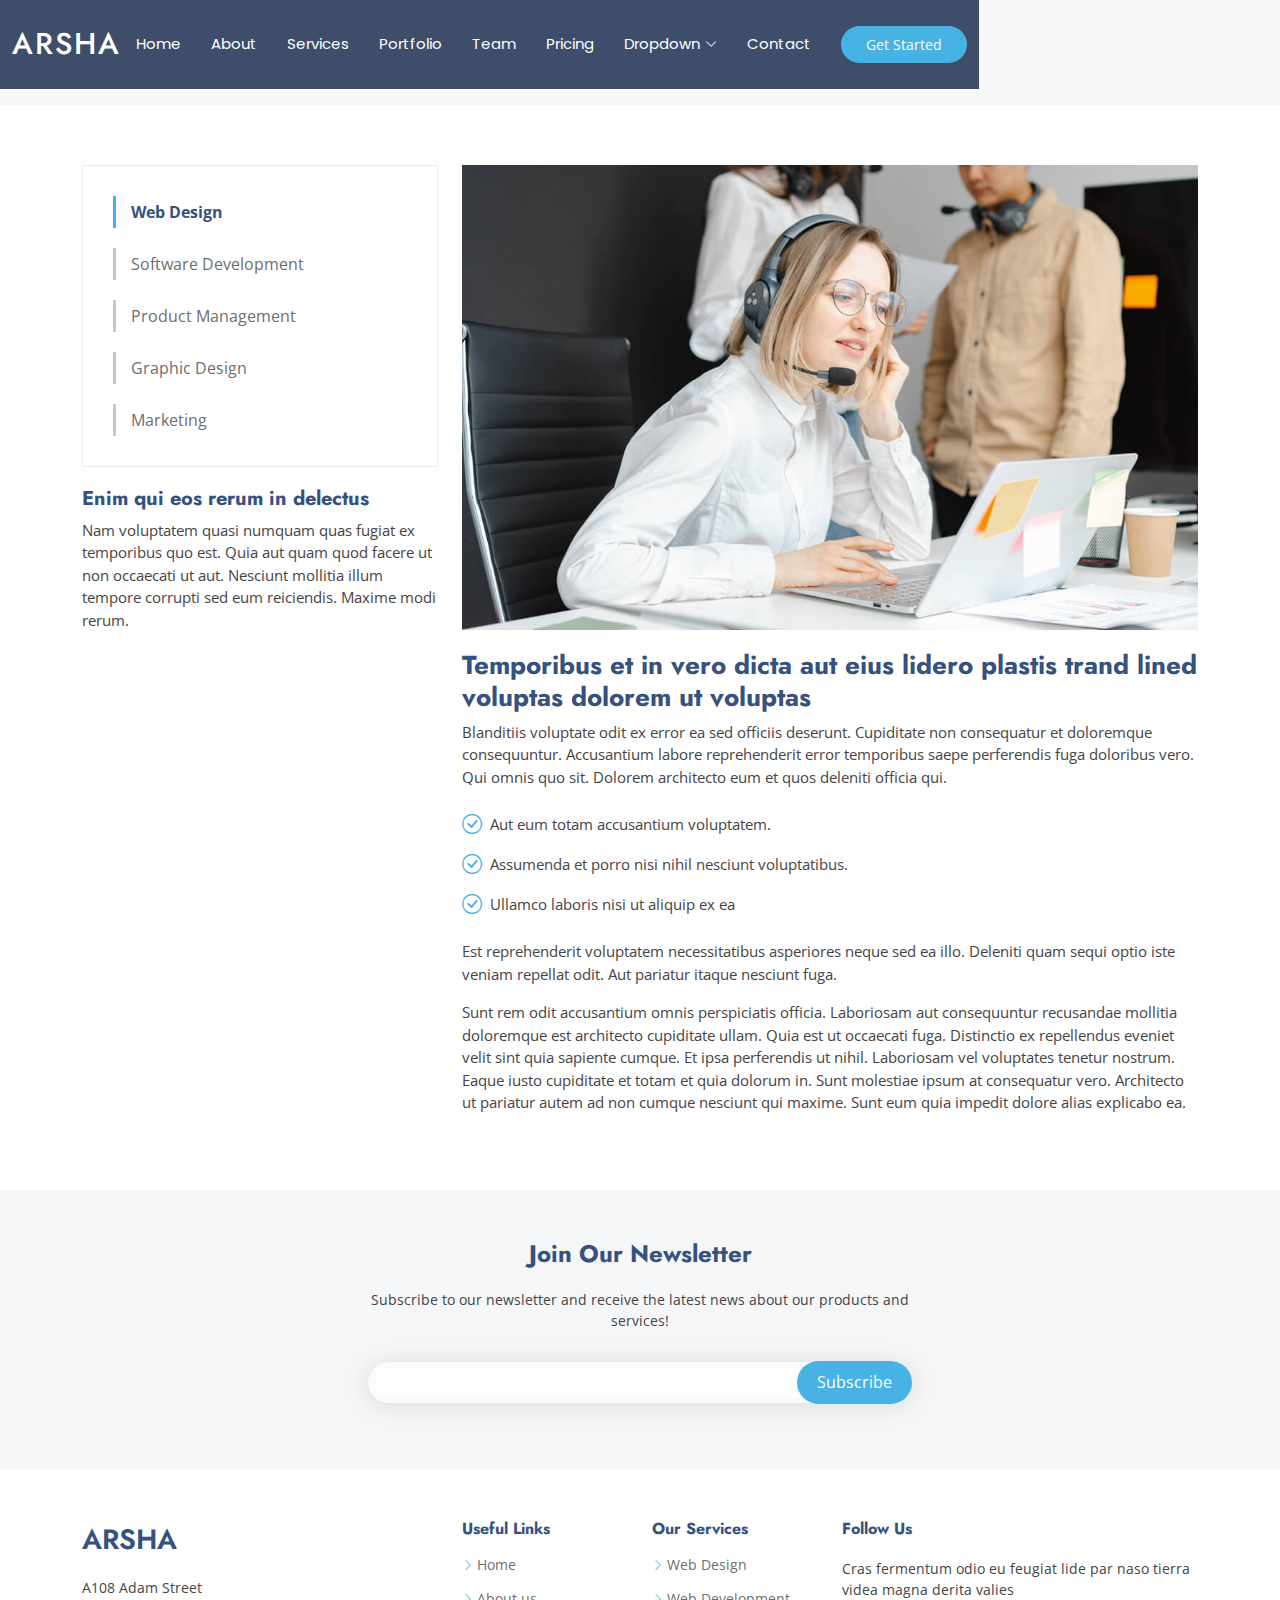
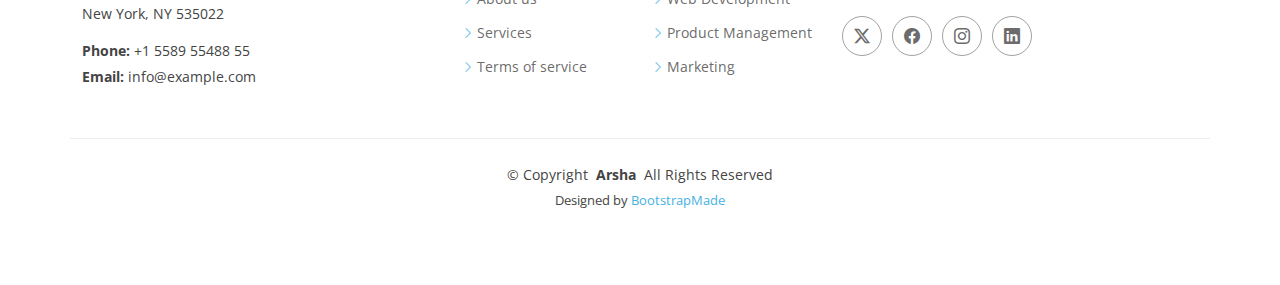
<file: service-details.html>
<!DOCTYPE html>
<html lang="en">

<head>
  <meta charset="utf-8">
  <meta content="width=device-width, initial-scale=1.0" name="viewport">
  <title>Service Details - Arsha Bootstrap Template</title>
  <meta name="description" content="">
  <meta name="keywords" content="">

  <!-- Favicons -->
  <link href="assets/img/favicon.png" rel="icon">
  <link href="assets/img/apple-touch-icon.png" rel="apple-touch-icon">

  <!-- Fonts -->
  <link href="https://fonts.googleapis.com" rel="preconnect">
  <link href="https://fonts.gstatic.com" rel="preconnect" crossorigin>
  <link href="https://fonts.googleapis.com/css2?family=Open+Sans:ital,wght@0,300;0,400;0,500;0,600;0,700;0,800;1,300;1,400;1,500;1,600;1,700;1,800&family=Poppins:ital,wght@0,100;0,200;0,300;0,400;0,500;0,600;0,700;0,800;0,900;1,100;1,200;1,300;1,400;1,500;1,600;1,700;1,800;1,900&family=Jost:ital,wght@0,100;0,200;0,300;0,400;0,500;0,600;0,700;0,800;0,900;1,100;1,200;1,300;1,400;1,500;1,600;1,700;1,800;1,900&display=swap" rel="stylesheet">

  <!-- Vendor CSS Files -->
  <link href="assets/vendor/bootstrap/css/bootstrap.min.css" rel="stylesheet">
  <link href="assets/vendor/bootstrap-icons/bootstrap-icons.css" rel="stylesheet">
  <link href="assets/vendor/aos/aos.css" rel="stylesheet">
  <link href="assets/vendor/glightbox/css/glightbox.min.css" rel="stylesheet">
  <link href="assets/vendor/swiper/swiper-bundle.min.css" rel="stylesheet">

  <!-- Main CSS File -->
  <link href="assets/css/main.css" rel="stylesheet">

  <!-- =======================================================
  * Template Name: Arsha
  * Template URL: https://bootstrapmade.com/arsha-free-bootstrap-html-template-corporate/
  * Updated: Aug 07 2024 with Bootstrap v5.3.3
  * Author: BootstrapMade.com
  * License: https://bootstrapmade.com/license/
  ======================================================== -->
</head>

<body class="service-details-page">

  <header id="header" class="header d-flex align-items-center sticky-top">
    <div class="container-fluid container-xl position-relative d-flex align-items-center">

      <a href="index.html" class="logo d-flex align-items-center me-auto">
        <!-- Uncomment the line below if you also wish to use an image logo -->
        <!-- <img src="assets/img/logo.png" alt=""> -->
        <h1 class="sitename">Arsha</h1>
      </a>

      <nav id="navmenu" class="navmenu">
        <ul>
          <li><a href="#hero">Home</a></li>
          <li><a href="#about">About</a></li>
          <li><a href="#services">Services</a></li>
          <li><a href="#portfolio">Portfolio</a></li>
          <li><a href="#team">Team</a></li>
          <li><a href="#pricing">Pricing</a></li>
          <li class="dropdown"><a href="#"><span>Dropdown</span> <i class="bi bi-chevron-down toggle-dropdown"></i></a>
            <ul>
              <li><a href="#">Dropdown 1</a></li>
              <li class="dropdown"><a href="#"><span>Deep Dropdown</span> <i class="bi bi-chevron-down toggle-dropdown"></i></a>
                <ul>
                  <li><a href="#">Deep Dropdown 1</a></li>
                  <li><a href="#">Deep Dropdown 2</a></li>
                  <li><a href="#">Deep Dropdown 3</a></li>
                  <li><a href="#">Deep Dropdown 4</a></li>
                  <li><a href="#">Deep Dropdown 5</a></li>
                </ul>
              </li>
              <li><a href="#">Dropdown 2</a></li>
              <li><a href="#">Dropdown 3</a></li>
              <li><a href="#">Dropdown 4</a></li>
            </ul>
          </li>
          <li><a href="#contact">Contact</a></li>
        </ul>
        <i class="mobile-nav-toggle d-xl-none bi bi-list"></i>
      </nav>

      <a class="btn-getstarted" href="#about">Get Started</a>

    </div>
  </header>

  <main class="main">

    <!-- Page Title -->
    <div class="page-title" data-aos="fade">
      <div class="container">
        <nav class="breadcrumbs">
          <ol>
            <li><a href="index.html">Home</a></li>
            <li class="current">Service Details</li>
          </ol>
        </nav>
        <h1>Service Details</h1>
      </div>
    </div><!-- End Page Title -->

    <!-- Service Details Section -->
    <section id="service-details" class="service-details section">

      <div class="container">

        <div class="row gy-4">

          <div class="col-lg-4" data-aos="fade-up" data-aos-delay="100">
            <div class="services-list">
              <a href="#" class="active">Web Design</a>
              <a href="#">Software Development</a>
              <a href="#">Product Management</a>
              <a href="#">Graphic Design</a>
              <a href="#">Marketing</a>
            </div>

            <h4>Enim qui eos rerum in delectus</h4>
            <p>Nam voluptatem quasi numquam quas fugiat ex temporibus quo est. Quia aut quam quod facere ut non occaecati ut aut. Nesciunt mollitia illum tempore corrupti sed eum reiciendis. Maxime modi rerum.</p>
          </div>

          <div class="col-lg-8" data-aos="fade-up" data-aos-delay="200">
            <img src="assets/img/services.jpg" alt="" class="img-fluid services-img">
            <h3>Temporibus et in vero dicta aut eius lidero plastis trand lined voluptas dolorem ut voluptas</h3>
            <p>
              Blanditiis voluptate odit ex error ea sed officiis deserunt. Cupiditate non consequatur et doloremque consequuntur. Accusantium labore reprehenderit error temporibus saepe perferendis fuga doloribus vero. Qui omnis quo sit. Dolorem architecto eum et quos deleniti officia qui.
            </p>
            <ul>
              <li><i class="bi bi-check-circle"></i> <span>Aut eum totam accusantium voluptatem.</span></li>
              <li><i class="bi bi-check-circle"></i> <span>Assumenda et porro nisi nihil nesciunt voluptatibus.</span></li>
              <li><i class="bi bi-check-circle"></i> <span>Ullamco laboris nisi ut aliquip ex ea</span></li>
            </ul>
            <p>
              Est reprehenderit voluptatem necessitatibus asperiores neque sed ea illo. Deleniti quam sequi optio iste veniam repellat odit. Aut pariatur itaque nesciunt fuga.
            </p>
            <p>
              Sunt rem odit accusantium omnis perspiciatis officia. Laboriosam aut consequuntur recusandae mollitia doloremque est architecto cupiditate ullam. Quia est ut occaecati fuga. Distinctio ex repellendus eveniet velit sint quia sapiente cumque. Et ipsa perferendis ut nihil. Laboriosam vel voluptates tenetur nostrum. Eaque iusto cupiditate et totam et quia dolorum in. Sunt molestiae ipsum at consequatur vero. Architecto ut pariatur autem ad non cumque nesciunt qui maxime. Sunt eum quia impedit dolore alias explicabo ea.
            </p>
          </div>

        </div>

      </div>

    </section><!-- /Service Details Section -->

  </main>

  <footer id="footer" class="footer">

    <div class="footer-newsletter">
      <div class="container">
        <div class="row justify-content-center text-center">
          <div class="col-lg-6">
            <h4>Join Our Newsletter</h4>
            <p>Subscribe to our newsletter and receive the latest news about our products and services!</p>
            <form action="forms/newsletter.php" method="post" class="php-email-form">
              <div class="newsletter-form"><input type="email" name="email"><input type="submit" value="Subscribe"></div>
              <div class="loading">Loading</div>
              <div class="error-message"></div>
              <div class="sent-message">Your subscription request has been sent. Thank you!</div>
            </form>
          </div>
        </div>
      </div>
    </div>

    <div class="container footer-top">
      <div class="row gy-4">
        <div class="col-lg-4 col-md-6 footer-about">
          <a href="index.html" class="d-flex align-items-center">
            <span class="sitename">Arsha</span>
          </a>
          <div class="footer-contact pt-3">
            <p>A108 Adam Street</p>
            <p>New York, NY 535022</p>
            <p class="mt-3"><strong>Phone:</strong> <span>+1 5589 55488 55</span></p>
            <p><strong>Email:</strong> <span>info@example.com</span></p>
          </div>
        </div>

        <div class="col-lg-2 col-md-3 footer-links">
          <h4>Useful Links</h4>
          <ul>
            <li><i class="bi bi-chevron-right"></i> <a href="#">Home</a></li>
            <li><i class="bi bi-chevron-right"></i> <a href="#">About us</a></li>
            <li><i class="bi bi-chevron-right"></i> <a href="#">Services</a></li>
            <li><i class="bi bi-chevron-right"></i> <a href="#">Terms of service</a></li>
          </ul>
        </div>

        <div class="col-lg-2 col-md-3 footer-links">
          <h4>Our Services</h4>
          <ul>
            <li><i class="bi bi-chevron-right"></i> <a href="#">Web Design</a></li>
            <li><i class="bi bi-chevron-right"></i> <a href="#">Web Development</a></li>
            <li><i class="bi bi-chevron-right"></i> <a href="#">Product Management</a></li>
            <li><i class="bi bi-chevron-right"></i> <a href="#">Marketing</a></li>
          </ul>
        </div>

        <div class="col-lg-4 col-md-12">
          <h4>Follow Us</h4>
          <p>Cras fermentum odio eu feugiat lide par naso tierra videa magna derita valies</p>
          <div class="social-links d-flex">
            <a href=""><i class="bi bi-twitter-x"></i></a>
            <a href=""><i class="bi bi-facebook"></i></a>
            <a href=""><i class="bi bi-instagram"></i></a>
            <a href=""><i class="bi bi-linkedin"></i></a>
          </div>
        </div>

      </div>
    </div>

    <div class="container copyright text-center mt-4">
      <p>© <span>Copyright</span> <strong class="px-1 sitename">Arsha</strong> <span>All Rights Reserved</span></p>
      <div class="credits">
        <!-- All the links in the footer should remain intact. -->
        <!-- You can delete the links only if you've purchased the pro version. -->
        <!-- Licensing information: https://bootstrapmade.com/license/ -->
        <!-- Purchase the pro version with working PHP/AJAX contact form: [buy-url] -->
        Designed by <a href="https://bootstrapmade.com/">BootstrapMade</a>
      </div>
    </div>

  </footer>

  <!-- Scroll Top -->
  <a href="#" id="scroll-top" class="scroll-top d-flex align-items-center justify-content-center"><i class="bi bi-arrow-up-short"></i></a>

  <!-- Preloader -->
  <div id="preloader"></div>

  <!-- Vendor JS Files -->
  <script src="assets/vendor/bootstrap/js/bootstrap.bundle.min.js"></script>
  <script src="assets/vendor/php-email-form/validate.js"></script>
  <script src="assets/vendor/aos/aos.js"></script>
  <script src="assets/vendor/glightbox/js/glightbox.min.js"></script>
  <script src="assets/vendor/swiper/swiper-bundle.min.js"></script>
  <script src="assets/vendor/waypoints/noframework.waypoints.js"></script>
  <script src="assets/vendor/imagesloaded/imagesloaded.pkgd.min.js"></script>
  <script src="assets/vendor/isotope-layout/isotope.pkgd.min.js"></script>

  <!-- Main JS File -->
  <script src="assets/js/main.js"></script>

</body>

</html>
</file>
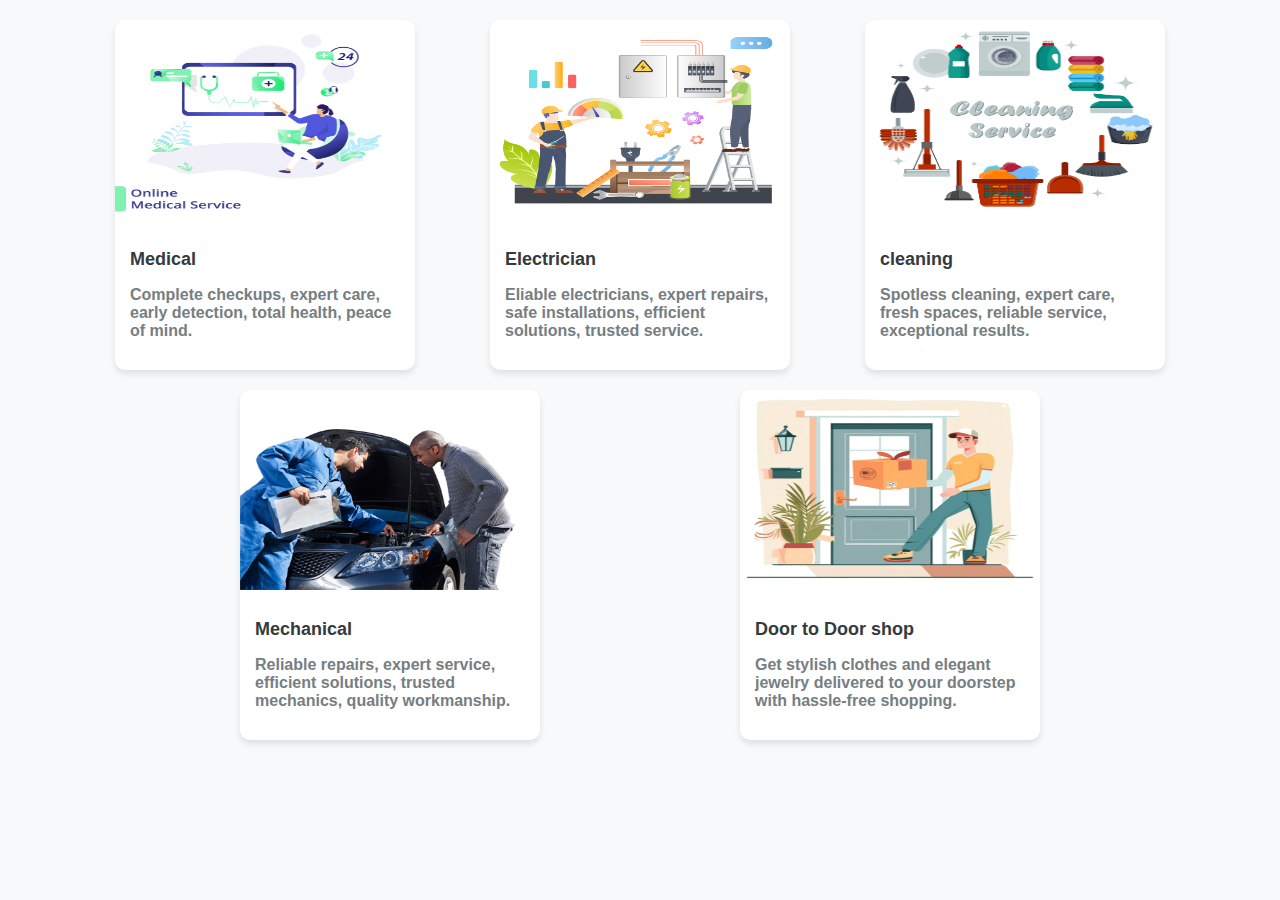
<file: Services_Container.html>
<!DOCTYPE html>
<html lang="en">
<head>
  <meta charset="UTF-8">
  <meta name="viewport" content="width=device-width, initial-scale=1.0">
  <title>Property Cards</title>
  <link rel="stylesheet" href="assets/css/Services_Container.css">
</head>
<body>
  <div class="container">
    <!-- Row 1 -->
    <div class="row">
      <div class="card">
        <div class="card-image">
          <img src="assets/img/Services Containers/Medical service.png" alt="Beautiful Home">
        </div>
        <div class="card-content">
          <h3>Medical</h3>
          <p class="price">Complete checkups, expert care, early detection, total health, peace of mind.</p>
        </div>
      </div>
      <div class="card">
        <div class="card-image">
          <img src="assets/img/Services Containers/Electrician repairing electric.png" alt="Modern Apartment">
        </div>
        <div class="card-content">
          <h3>Electrician</h3>
          <p class="price">Eliable electricians, expert repairs, safe installations, efficient solutions, trusted service.</p>
         
        </div>
      </div>
      <div class="card">
        <div class="card-image">
          <img src="assets/img/Services Containers/Cleaning service.png" alt="Luxury Villa">
        </div>
        <div class="card-content">
          
          <h3>cleaning</h3>
          <p class="price">Spotless cleaning, expert care, fresh spaces, reliable service, exceptional results.</p>
          
        </div>
      </div>
    </div>

    <!-- Row 2 -->
    <div class="row">
      <div class="card">
        <div class="card-image">
          <img src="assets/img/Services Containers/Mechanical Services.png" alt="Cozy Cottage">
        </div>
        <div class="card-content">
          <h3>Mechanical</h3>
          <p class="price">Reliable repairs, expert service, efficient solutions, trusted mechanics, quality workmanship.</p>
        </div>
      </div>
      <div class="card">
        <div class="card-image">
          <img src="assets/img/Services Containers/Door to door Services.png" alt="Beachfront Property">
        </div>
        <div class="card-content">
          
          <h3>Door to Door shop</h3>
          <p class="price">Get stylish clothes and elegant jewelry delivered to your doorstep with hassle-free shopping.</p>
          
        </div>
      </div>
      <!-- <div class="card"> -->
        <!-- <div class="card-image">
          <img src="https://via.placeholder.com/400x250" alt="Mountain Cabin">
        </div>
        <div class="card-content">
           <h3>Mountain Cabin Retreat</h3>
          <p class="price">$1,800.00 / wk</p>
          
        </div> -->
      <!-- </div> -->
    </div>
  </div>
</body>
</html>
</file>
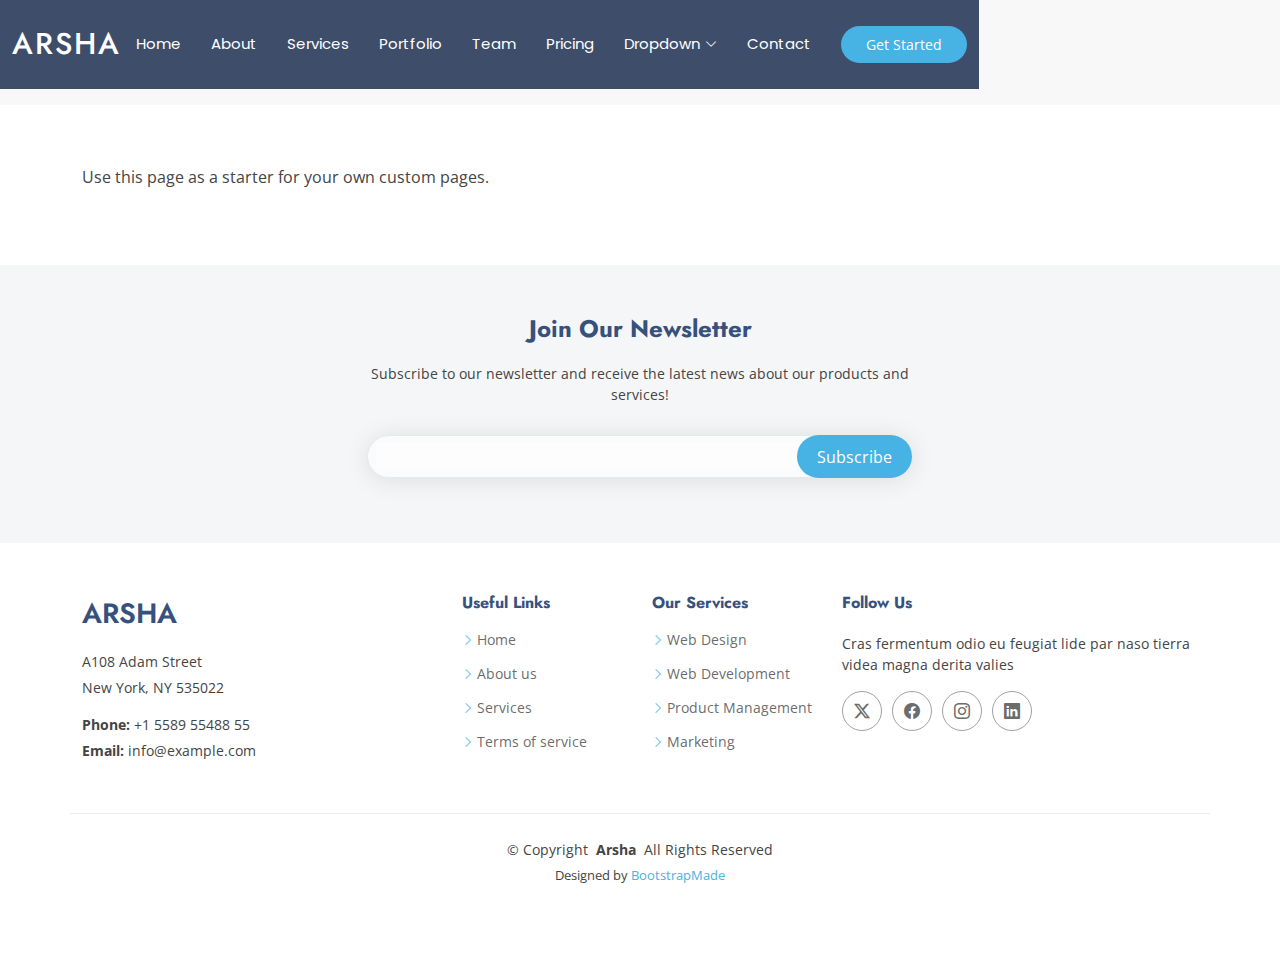
<file: starter-page.html>
<!DOCTYPE html>
<html lang="en">

<head>
  <meta charset="utf-8">
  <meta content="width=device-width, initial-scale=1.0" name="viewport">
  <title>Starter Page - Arsha Bootstrap Template</title>
  <meta name="description" content="">
  <meta name="keywords" content="">

  <!-- Favicons -->
  <link href="assets/img/favicon.png" rel="icon">
  <link href="assets/img/apple-touch-icon.png" rel="apple-touch-icon">

  <!-- Fonts -->
  <link href="https://fonts.googleapis.com" rel="preconnect">
  <link href="https://fonts.gstatic.com" rel="preconnect" crossorigin>
  <link href="https://fonts.googleapis.com/css2?family=Open+Sans:ital,wght@0,300;0,400;0,500;0,600;0,700;0,800;1,300;1,400;1,500;1,600;1,700;1,800&family=Poppins:ital,wght@0,100;0,200;0,300;0,400;0,500;0,600;0,700;0,800;0,900;1,100;1,200;1,300;1,400;1,500;1,600;1,700;1,800;1,900&family=Jost:ital,wght@0,100;0,200;0,300;0,400;0,500;0,600;0,700;0,800;0,900;1,100;1,200;1,300;1,400;1,500;1,600;1,700;1,800;1,900&display=swap" rel="stylesheet">

  <!-- Vendor CSS Files -->
  <link href="assets/vendor/bootstrap/css/bootstrap.min.css" rel="stylesheet">
  <link href="assets/vendor/bootstrap-icons/bootstrap-icons.css" rel="stylesheet">
  <link href="assets/vendor/aos/aos.css" rel="stylesheet">
  <link href="assets/vendor/glightbox/css/glightbox.min.css" rel="stylesheet">
  <link href="assets/vendor/swiper/swiper-bundle.min.css" rel="stylesheet">

  <!-- Main CSS File -->
  <link href="assets/css/main.css" rel="stylesheet">

  <!-- =======================================================
  * Template Name: Arsha
  * Template URL: https://bootstrapmade.com/arsha-free-bootstrap-html-template-corporate/
  * Updated: Aug 07 2024 with Bootstrap v5.3.3
  * Author: BootstrapMade.com
  * License: https://bootstrapmade.com/license/
  ======================================================== -->
</head>

<body class="starter-page-page">

  <header id="header" class="header d-flex align-items-center sticky-top">
    <div class="container-fluid container-xl position-relative d-flex align-items-center">

      <a href="index.html" class="logo d-flex align-items-center me-auto">
        <!-- Uncomment the line below if you also wish to use an image logo -->
        <!-- <img src="assets/img/logo.png" alt=""> -->
        <h1 class="sitename">Arsha</h1>
      </a>

      <nav id="navmenu" class="navmenu">
        <ul>
          <li><a href="#hero">Home</a></li>
          <li><a href="#about">About</a></li>
          <li><a href="#services">Services</a></li>
          <li><a href="#portfolio">Portfolio</a></li>
          <li><a href="#team">Team</a></li>
          <li><a href="#pricing">Pricing</a></li>
          <li class="dropdown"><a href="#"><span>Dropdown</span> <i class="bi bi-chevron-down toggle-dropdown"></i></a>
            <ul>
              <li><a href="#">Dropdown 1</a></li>
              <li class="dropdown"><a href="#"><span>Deep Dropdown</span> <i class="bi bi-chevron-down toggle-dropdown"></i></a>
                <ul>
                  <li><a href="#">Deep Dropdown 1</a></li>
                  <li><a href="#">Deep Dropdown 2</a></li>
                  <li><a href="#">Deep Dropdown 3</a></li>
                  <li><a href="#">Deep Dropdown 4</a></li>
                  <li><a href="#">Deep Dropdown 5</a></li>
                </ul>
              </li>
              <li><a href="#">Dropdown 2</a></li>
              <li><a href="#">Dropdown 3</a></li>
              <li><a href="#">Dropdown 4</a></li>
            </ul>
          </li>
          <li><a href="#contact">Contact</a></li>
        </ul>
        <i class="mobile-nav-toggle d-xl-none bi bi-list"></i>
      </nav>

      <a class="btn-getstarted" href="#about">Get Started</a>

    </div>
  </header>

  <main class="main">

    <!-- Page Title -->
    <div class="page-title" data-aos="fade">
      <div class="container">
        <nav class="breadcrumbs">
          <ol>
            <li><a href="index.html">Home</a></li>
            <li class="current">Starter Page</li>
          </ol>
        </nav>
        <h1>Starter Page</h1>
      </div>
    </div><!-- End Page Title -->

    <!-- Starter Section Section -->
    <section id="starter-section" class="starter-section section">

      <div class="container" data-aos="fade-up">
        <p>Use this page as a starter for your own custom pages.</p>
      </div>

    </section><!-- /Starter Section Section -->

  </main>

  <footer id="footer" class="footer">

    <div class="footer-newsletter">
      <div class="container">
        <div class="row justify-content-center text-center">
          <div class="col-lg-6">
            <h4>Join Our Newsletter</h4>
            <p>Subscribe to our newsletter and receive the latest news about our products and services!</p>
            <form action="forms/newsletter.php" method="post" class="php-email-form">
              <div class="newsletter-form"><input type="email" name="email"><input type="submit" value="Subscribe"></div>
              <div class="loading">Loading</div>
              <div class="error-message"></div>
              <div class="sent-message">Your subscription request has been sent. Thank you!</div>
            </form>
          </div>
        </div>
      </div>
    </div>

    <div class="container footer-top">
      <div class="row gy-4">
        <div class="col-lg-4 col-md-6 footer-about">
          <a href="index.html" class="d-flex align-items-center">
            <span class="sitename">Arsha</span>
          </a>
          <div class="footer-contact pt-3">
            <p>A108 Adam Street</p>
            <p>New York, NY 535022</p>
            <p class="mt-3"><strong>Phone:</strong> <span>+1 5589 55488 55</span></p>
            <p><strong>Email:</strong> <span>info@example.com</span></p>
          </div>
        </div>

        <div class="col-lg-2 col-md-3 footer-links">
          <h4>Useful Links</h4>
          <ul>
            <li><i class="bi bi-chevron-right"></i> <a href="#">Home</a></li>
            <li><i class="bi bi-chevron-right"></i> <a href="#">About us</a></li>
            <li><i class="bi bi-chevron-right"></i> <a href="#">Services</a></li>
            <li><i class="bi bi-chevron-right"></i> <a href="#">Terms of service</a></li>
          </ul>
        </div>

        <div class="col-lg-2 col-md-3 footer-links">
          <h4>Our Services</h4>
          <ul>
            <li><i class="bi bi-chevron-right"></i> <a href="#">Web Design</a></li>
            <li><i class="bi bi-chevron-right"></i> <a href="#">Web Development</a></li>
            <li><i class="bi bi-chevron-right"></i> <a href="#">Product Management</a></li>
            <li><i class="bi bi-chevron-right"></i> <a href="#">Marketing</a></li>
          </ul>
        </div>

        <div class="col-lg-4 col-md-12">
          <h4>Follow Us</h4>
          <p>Cras fermentum odio eu feugiat lide par naso tierra videa magna derita valies</p>
          <div class="social-links d-flex">
            <a href=""><i class="bi bi-twitter-x"></i></a>
            <a href=""><i class="bi bi-facebook"></i></a>
            <a href=""><i class="bi bi-instagram"></i></a>
            <a href=""><i class="bi bi-linkedin"></i></a>
          </div>
        </div>

      </div>
    </div>

    <div class="container copyright text-center mt-4">
      <p>© <span>Copyright</span> <strong class="px-1 sitename">Arsha</strong> <span>All Rights Reserved</span></p>
      <div class="credits">
        <!-- All the links in the footer should remain intact. -->
        <!-- You can delete the links only if you've purchased the pro version. -->
        <!-- Licensing information: https://bootstrapmade.com/license/ -->
        <!-- Purchase the pro version with working PHP/AJAX contact form: [buy-url] -->
        Designed by <a href="https://bootstrapmade.com/">BootstrapMade</a>
      </div>
    </div>

  </footer>

  <!-- Scroll Top -->
  <a href="#" id="scroll-top" class="scroll-top d-flex align-items-center justify-content-center"><i class="bi bi-arrow-up-short"></i></a>

  <!-- Preloader -->
  <div id="preloader"></div>

  <!-- Vendor JS Files -->
  <script src="assets/vendor/bootstrap/js/bootstrap.bundle.min.js"></script>
  <script src="assets/vendor/php-email-form/validate.js"></script>
  <script src="assets/vendor/aos/aos.js"></script>
  <script src="assets/vendor/glightbox/js/glightbox.min.js"></script>
  <script src="assets/vendor/swiper/swiper-bundle.min.js"></script>
  <script src="assets/vendor/waypoints/noframework.waypoints.js"></script>
  <script src="assets/vendor/imagesloaded/imagesloaded.pkgd.min.js"></script>
  <script src="assets/vendor/isotope-layout/isotope.pkgd.min.js"></script>

  <!-- Main JS File -->
  <script src="assets/js/main.js"></script>

</body>

</html>
</file>
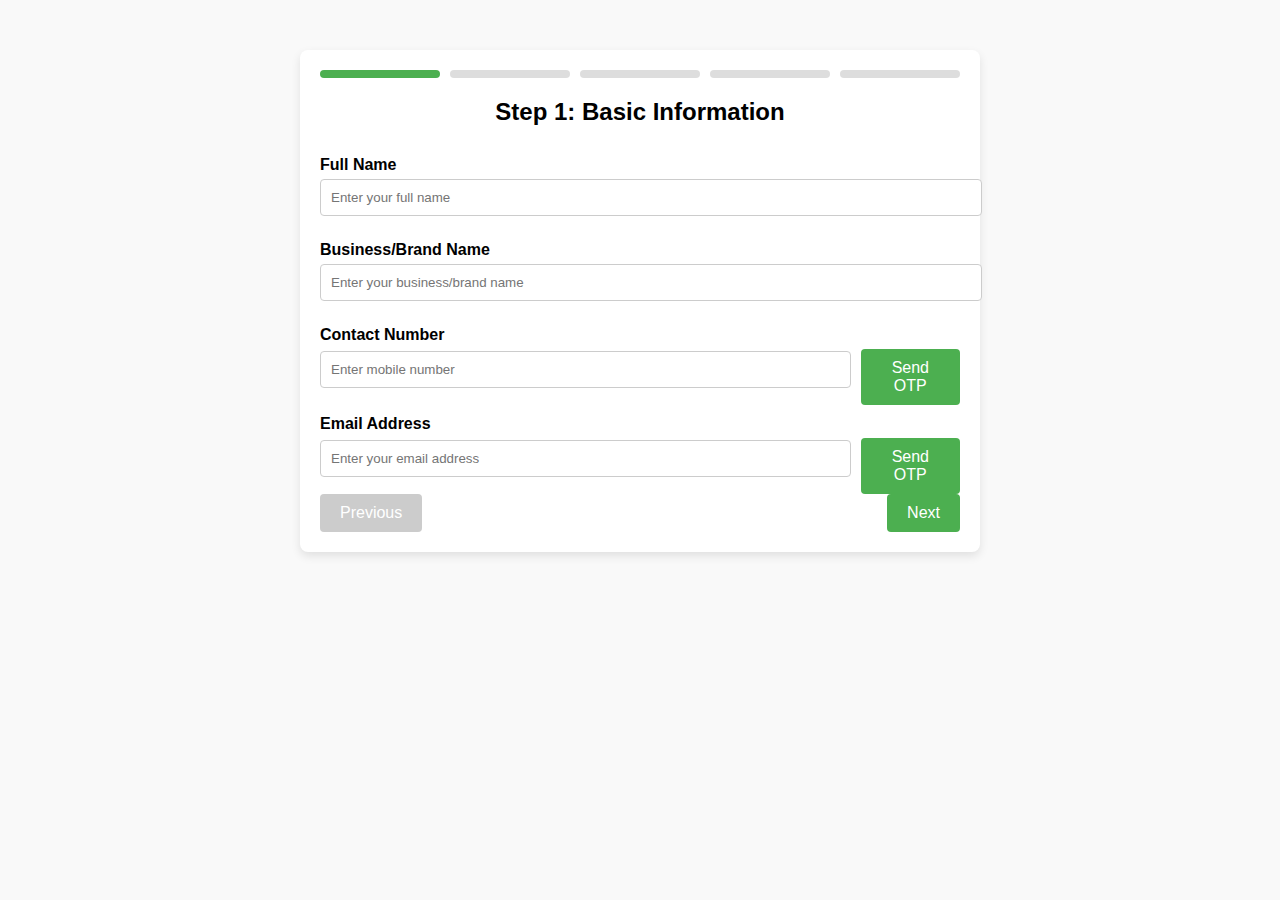
<file: login_singup/1-basic.html>
<!DOCTYPE html>
<html lang="en">
<head>
  <meta charset="UTF-8">
  <meta name="viewport" content="width=device-width, initial-scale=1.0">
  <title>Business Registration - Basic Information</title>
  <style>
    body {
      font-family: Arial, sans-serif;
      margin: 0;
      padding: 0;
      background-color: #f9f9f9;
    }

    .container {
      width: 50%;
      margin: 50px auto;
      padding: 20px;
      background: #ffffff;
      border-radius: 8px;
      box-shadow: 0px 4px 10px rgba(0, 0, 0, 0.1);
    }

    .progress-bar {
      display: flex;
      justify-content: space-between;
      margin-bottom: 20px;
    }

    .progress-bar div {
      width: 100%;
      height: 8px;
      background-color: #ddd;
      border-radius: 4px;
      margin-right: 10px;
      position: relative;
    }

    .progress-bar div.active {
      background-color: #4CAF50;
    }

    .progress-bar div:last-child {
      margin-right: 0;
    }

    h2 {
      text-align: center;
      margin-bottom: 20px;
    }

    form {
      display: flex;
      flex-direction: column;
    }

    label {
      margin: 10px 0 5px;
      font-weight: bold;
    }

    input[type="text"], input[type="email"], input[type="number"] {
      width: 100%;
      padding: 10px;
      margin-bottom: 15px;
      border: 1px solid #ccc;
      border-radius: 4px;
    }

    .verification-group {
      display: flex;
      gap: 10px;
      align-items: center;
    }

    .buttons {
      display: flex;
      justify-content: space-between;
    }

    button {
      padding: 10px 20px;
      border: none;
      border-radius: 4px;
      color: white;
      background-color: #4CAF50;
      cursor: pointer;
      font-size: 16px;
    }

    button[disabled] {
      background-color: #ccc;
      cursor: not-allowed;
    }

    #verificationStatus {
      margin-top: -10px;
      margin-bottom: 10px;
      color: green;
      display: none;
    }
  </style>
</head>
<body>
  <div class="container">
    <!-- Progress Bar -->
    <div class="progress-bar">
      <div class="active"></div>
      <div></div>
      <div></div>
      <div></div>
      <div></div>
    </div>

    <h2>Step 1: Basic Information</h2>

    <form id="registrationForm">
      <!-- Full Name -->
      <label for="fullName">Full Name</label>
      <input type="text" id="fullName" placeholder="Enter your full name" required>

      <!-- Business/Brand Name -->
      <label for="businessName">Business/Brand Name</label>
      <input type="text" id="businessName" placeholder="Enter your business/brand name" required>

      <!-- Contact Number with OTP Verification -->
      <label for="contactNumber">Contact Number</label>
      <div class="verification-group">
        <input type="number" id="contactNumber" placeholder="Enter mobile number" required>
        <button type="button" id="sendOtpButton" onclick="sendMobileOTP()">Send OTP</button>
        <input type="number" id="otpInput" placeholder="Enter OTP" style="display: none;" required>
        <button type="button" id="verifyOtpButton" style="display: none;" onclick="verifyMobileOTP()">Verify OTP</button>
      </div>
      <p id="mobileOtpStatus" style="color: green; display: none;">Mobile OTP Verified!</p>

      <!-- Email Address with Verification -->
      <label for="email">Email Address</label>
      <div class="verification-group">
        <input type="email" id="email" placeholder="Enter your email address" required>
        <button type="button" id="sendEmailOtpButton" onclick="sendEmailOTP()">Send OTP</button>
        <input type="number" id="emailOtpInput" placeholder="Enter OTP" style="display: none;" required>
        <button type="button" id="verifyEmailOtpButton" style="display: none;" onclick="verifyEmailOTP()">Verify OTP</button>
      </div>
      <p id="emailOtpStatus" style="color: green; display: none;">Email OTP Verified!</p>

      <!-- Navigation Buttons -->
      <div class="buttons">
        <button type="button" id="prevButton" disabled>Previous</button>
        <button type="button" id="nextButton"  onclick="goToNext()">Next</button>
      </div>
    </form>
  </div>

  <script>
    let mobileOtp, emailOtp; // Store OTPs for verification
    let mobileTimer, emailTimer;

    function sendMobileOTP() {
      const contactNumber = document.getElementById("contactNumber").value;
      if (!contactNumber || contactNumber.length !== 10) {
        alert("Please enter a valid 10-digit mobile number!");
        return;
      }
      mobileOtp = Math.floor(1000 + Math.random() * 9000); // Generate 4-digit OTP
      alert(`Your Mobile OTP is ${mobileOtp}`); // Simulate OTP sending
      document.getElementById("otpInput").style.display = "block";
      document.getElementById("verifyOtpButton").style.display = "block";
      document.getElementById("sendOtpButton").style.display = "none";
    }

    function verifyMobileOTP() {
      const enteredOtp = document.getElementById("otpInput").value;
      if (parseInt(enteredOtp) === mobileOtp) {
        document.getElementById("mobileOtpStatus").style.display = "block";
        document.getElementById("otpInput").style.display = "none";
        document.getElementById("verifyOtpButton").style.display = "none";
        checkVerificationStatus();
      } else {
        alert("Invalid Mobile OTP! Please try again.");
      }
    }

    function sendEmailOTP() {
      const email = document.getElementById("email").value;
      if (!email.includes("@")) {
        alert("Please enter a valid email address!");
        return;
      }
      emailOtp = Math.floor(1000 + Math.random() * 9000); // Generate 4-digit OTP
      alert(`Your Email OTP is ${emailOtp}`); // Simulate OTP sending
      document.getElementById("emailOtpInput").style.display = "block";
      document.getElementById("verifyEmailOtpButton").style.display = "block";
      document.getElementById("sendEmailOtpButton").style.display = "none";
    }

    function verifyEmailOTP() {
      const enteredOtp = document.getElementById("emailOtpInput").value;
      if (parseInt(enteredOtp) === emailOtp) {
        document.getElementById("emailOtpStatus").style.display = "block";
        document.getElementById("emailOtpInput").style.display = "none";
        document.getElementById("verifyEmailOtpButton").style.display = "none";
        checkVerificationStatus();
      } else {
        alert("Invalid Email OTP! Please try again.");
      }
    }

    function checkVerificationStatus() {
      const isMobileVerified = document.getElementById("mobileOtpStatus").style.display === "block";
      const isEmailVerified = document.getElementById("emailOtpStatus").style.display === "block";
      const isFormFilled =
        document.getElementById("fullName").value &&
        document.getElementById("businessName").value &&
        document.getElementById("contactNumber").value &&
        document.getElementById("email").value;
      if (isMobileVerified && isEmailVerified && isFormFilled) {
        document.getElementById("nextButton").disabled = false;
      }
    }

    function goToNext() {
      window.location.href="2-service_details.html" // Replace with actual navigation
    }
  </script>
</body>
</html>
</file>
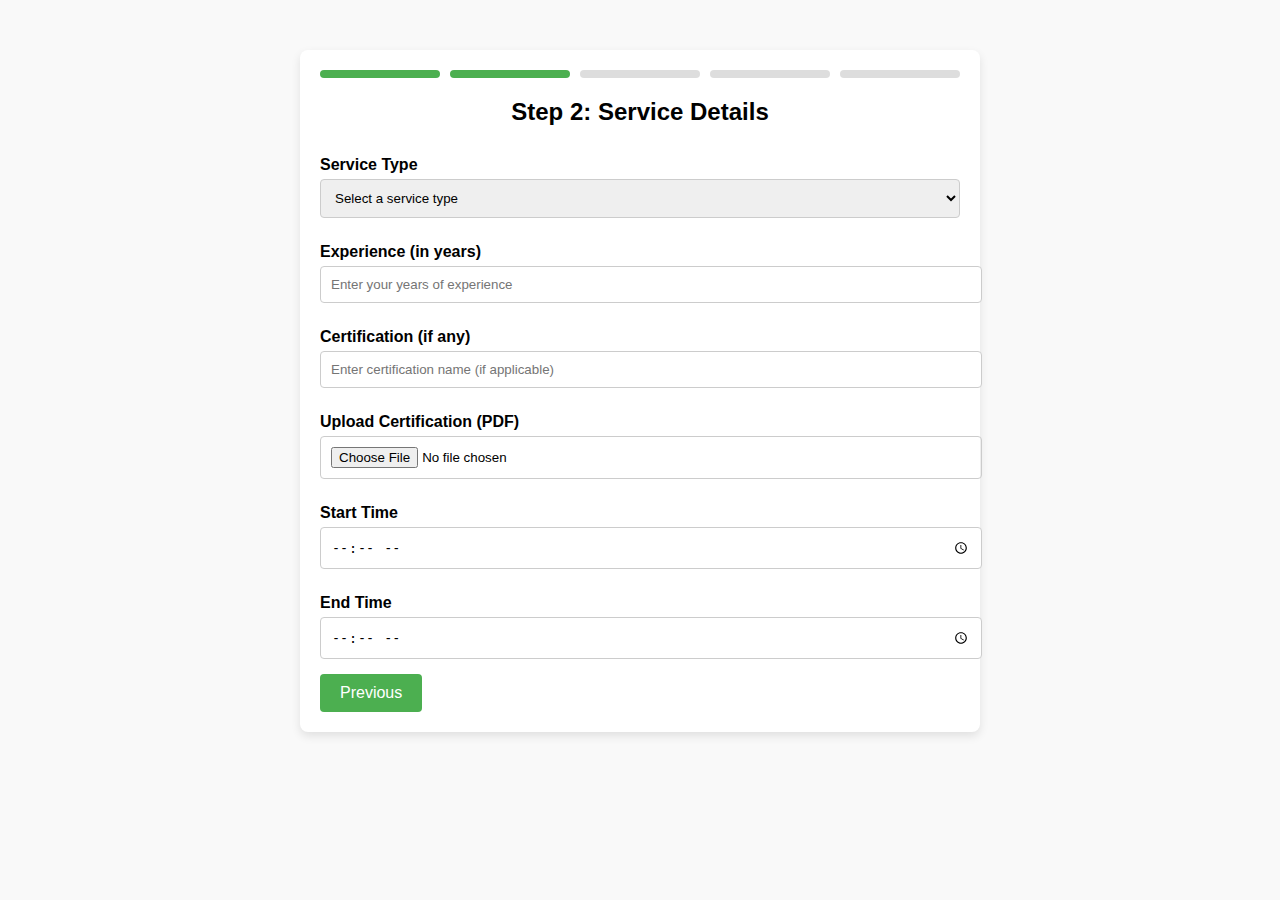
<file: login_singup/2-service_details.html>
<!DOCTYPE html>
<html lang="en">
<head>
  <meta charset="UTF-8">
  <meta name="viewport" content="width=device-width, initial-scale=1.0">
  <title>Service Details</title>
  <style>
    body {
      font-family: Arial, sans-serif;
      margin: 0;
      padding: 0;
      background-color: #f9f9f9;
    }

    .container {
      width: 50%;
      margin: 50px auto;
      padding: 20px;
      background: #ffffff;
      border-radius: 8px;
      box-shadow: 0px 4px 10px rgba(0, 0, 0, 0.1);
    }

    .progress-bar {
      display: flex;
      justify-content: space-between;
      margin-bottom: 20px;
    }

    .progress-bar div {
      width: 100%;
      height: 8px;
      background-color: #ddd;
      border-radius: 4px;
      margin-right: 10px;
      position: relative;
    }

    .progress-bar div.active {
      background-color: #4CAF50;
    }

    .progress-bar div:last-child {
      margin-right: 0;
    }

    h2 {
      text-align: center;
      margin-bottom: 20px;
    }

    form {
      display: flex;
      flex-direction: column;
    }

    label {
      margin: 10px 0 5px;
      font-weight: bold;
    }

    select, input[type="text"], input[type="file"], input[type="time"] {
      width: 100%;
      padding: 10px;
      margin-bottom: 15px;
      border: 1px solid #ccc;
      border-radius: 4px;
    }

    .specializations {
      display: none;
      margin-bottom: 15px;
    }

    .checkbox-group {
      display: flex;
      flex-wrap: wrap;
      gap: 10px;
    }

    .checkbox-group label {
      display: flex;
      align-items: center;
    }

    .checkbox-group input {
      margin-right: 5px;
    }

    .buttons {
      display: flex;
      justify-content: space-between;
    }

    button {
      padding: 10px 20px;
      border: none;
      border-radius: 4px;
      color: white;
      background-color: #4CAF50;
      cursor: pointer;
      font-size: 16px;
    }

    button[disabled] {
      background-color: #ccc;
      cursor: not-allowed;
    }

    .hidden {
      display: none;
    }
  </style>
</head>
<body>
  <div class="container">
    <!-- Progress Bar -->
    <div class="progress-bar">
      <div class="active"></div>
      <div class="active"></div>
      <div></div>
      <div></div>
      <div></div>
    </div>

    <h2>Step 2: Service Details</h2>

    <form id="serviceDetailsForm">
      <!-- Service Type -->
      <label for="serviceType">Service Type</label>
      <select id="serviceType" required onchange="updateSpecializations()">
        <option value="" disabled selected>Select a service type</option>
        <option value="medical">Medical</option>
        <option value="mechanical">Mechanical</option>
        <option value="electrical">Electrical</option>
        <option value="cleaning">Cleaning</option>
        <option value="door-to-door">Door-to-Door Shop</option>
      </select>

      <!-- Specializations -->
      <div class="specializations" id="specializations">
        <label>Specializations</label>
        <div class="checkbox-group" id="specializationOptions"></div>
      </div>

      <!-- Experience -->
      <label for="experience">Experience (in years)</label>
      <input type="text" id="experience" placeholder="Enter your years of experience" required>

      <!-- Certification -->
      <label for="certification">Certification (if any)</label>
      <input type="text" id="certification" placeholder="Enter certification name (if applicable)">
      <label for="certificationFile">Upload Certification (PDF)</label>
      <input type="file" id="certificationFile" accept=".pdf">

      <!-- Service Timings -->
      <label for="startTime">Start Time</label>
      <input type="time" id="startTime" required>

      <label for="endTime">End Time</label>
      <input type="time" id="endTime" required>

      <!-- Navigation Buttons -->
      <div class="buttons">
        <button type="button" id="prevButton" onclick="goToPrevious()">Previous</button>
        <button type="button" id="nextButton" class="hidden" onclick="goToNext()">Next</button>
      </div>
    </form>
  </div>

  <script>
    // Specializations data
    const specializationsData = {
      medical: ["Blood Checkup", "Full Body Checkup"],
      mechanical: ["Bike Repair", "Car Repair", "Parts Replacement"],
      electrical: ["Wiring", "Repairing"],
      cleaning: ["Residential Cleaning", "Deep Cleaning", "Spring Cleaning"],
      "door-to-door": ["Cloth Service"]
    };

    // Update Specializations based on selected Service Type
    function updateSpecializations() {
      const serviceType = document.getElementById("serviceType").value;
      const specializationsDiv = document.getElementById("specializations");
      const specializationOptions = document.getElementById("specializationOptions");

      // Clear previous options
      specializationOptions.innerHTML = "";

      if (specializationsData[serviceType]) {
        specializationsData[serviceType].forEach(spec => {
          const label = document.createElement("label");
          const checkbox = document.createElement("input");
          checkbox.type = "checkbox";
          checkbox.value = spec;
          checkbox.name = "specializations";
          label.appendChild(checkbox);
          label.appendChild(document.createTextNode(spec));
          specializationOptions.appendChild(label);
        });
        specializationsDiv.style.display = "block";
      } else {
        specializationsDiv.style.display = "none";
      }
      validateForm();
    }

    // Validate the form and show/hide the Next button
    function validateForm() {
      const serviceType = document.getElementById("serviceType").value;
      const experience = document.getElementById("experience").value;
      const startTime = document.getElementById("startTime").value;
      const endTime = document.getElementById("endTime").value;

      const isValid = serviceType && experience && startTime && endTime;
      document.getElementById("nextButton").classList.toggle("hidden", !isValid);
    }

    // Handle navigation
    function goToPrevious() {
      window.location.href="1-basic.html"  // Replace with actual navigation
    }

    function goToNext() {
      window.location.href="3-address.html"  // Replace with actual navigation
    }

    // Attach event listeners
    document.getElementById("serviceDetailsForm").addEventListener("input", validateForm);
  </script>
</body>
</html>
</file>
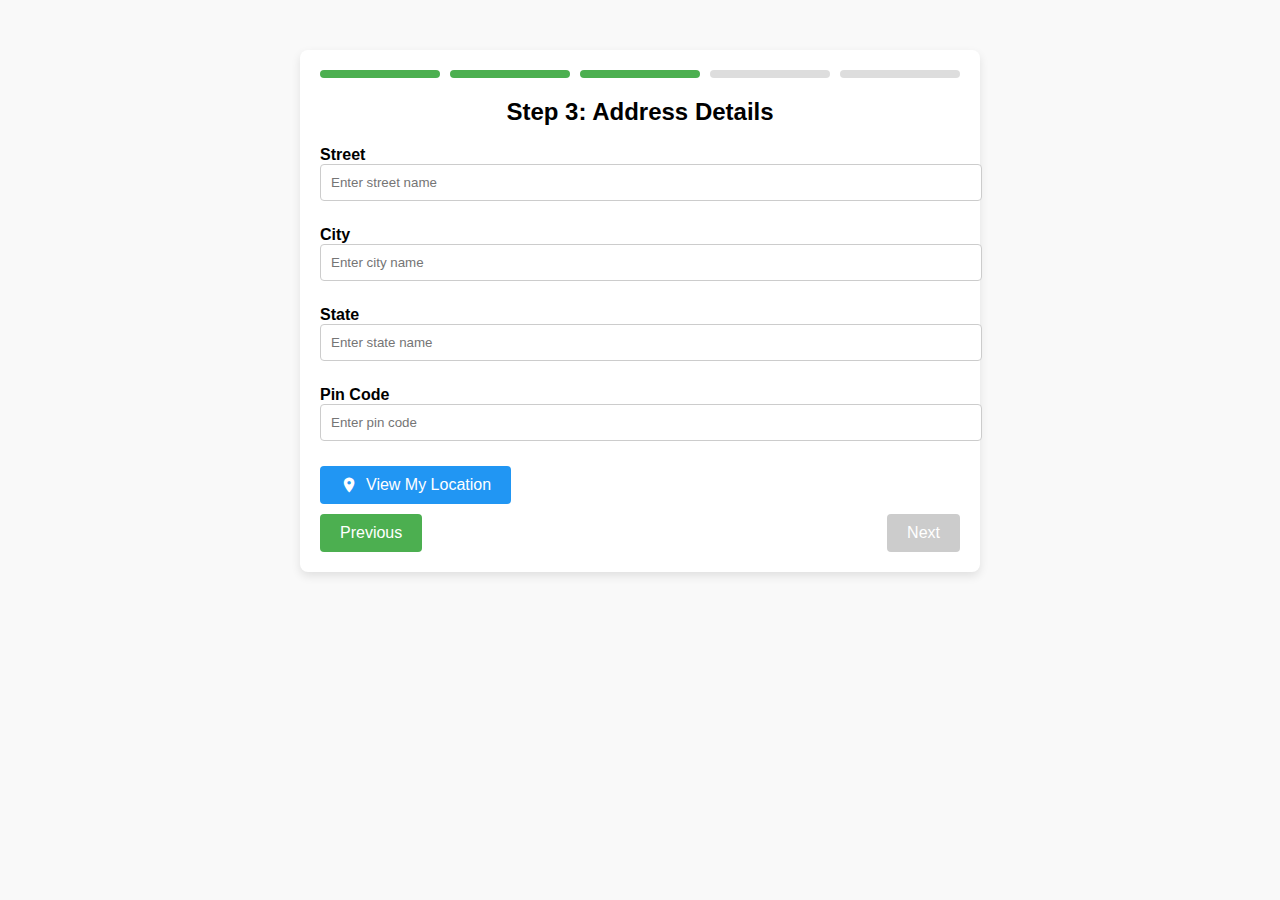
<file: login_singup/3-address.html>
<!DOCTYPE html>
<html lang="en">
<head>
  <meta charset="UTF-8">
  <meta name="viewport" content="width=device-width, initial-scale=1.0">
  <title>Address Details</title>
  <style>
    body {
      font-family: Arial, sans-serif;
      margin: 0;
      padding: 0;
      background-color: #f9f9f9;
    }

    .container {
      width: 50%;
      margin: 50px auto;
      padding: 20px;
      background: #ffffff;
      border-radius: 8px;
      box-shadow: 0px 4px 10px rgba(0, 0, 0, 0.1);
    }

    h2 {
      text-align: center;
      margin-bottom: 20px;
    }

    label {
      font-weight: bold;
      margin-top: 10px;
      display: block;
    }

    input[type="text"] {
      width: 100%;
      padding: 10px;
      margin-bottom: 15px;
      border: 1px solid #ccc;
      border-radius: 4px;
    }

    .buttons {
      display: flex;
      justify-content: space-between;
    }

    button {
      padding: 10px 20px;
      border: none;
      border-radius: 4px;
      color: white;
      background-color: #4CAF50;
      cursor: pointer;
      font-size: 16px;
    }

    button[disabled] {
      background-color: #ccc;
      cursor: not-allowed;
    }

    .gps-button {
      margin: 10px 0;
      background-color: #2196F3;
      display: flex;
      align-items: center;
      justify-content: center;
      gap: 8px;
    }

    .gps-button i {
      font-size: 18px;
    }

    .progress-bar {
      display: flex;
      justify-content: space-between;
      margin-bottom: 20px;
    }

    .progress-bar div {
      width: 100%;
      height: 8px;
      background-color: #ddd;
      border-radius: 4px;
      margin-right: 10px;
      position: relative;
    }

    .progress-bar div.active {
      background-color: #4CAF50;
    }

    .progress-bar div:last-child {
      margin-right: 0;
    }
  </style>
</head>
<body>
  <div class="container">
    <!-- Progress Bar -->
    <div class="progress-bar">
      <div class="active"></div>
      <div class="active"></div>
      <div class="active"></div>
      <div></div>
      <div></div>
    </div>

    <h2>Step 3: Address Details</h2>

    <form id="addressForm">
      <!-- Address Inputs -->
      <label for="street">Street</label>
      <input type="text" id="street" placeholder="Enter street name" required>

      <label for="city">City</label>
      <input type="text" id="city" placeholder="Enter city name" required>

      <label for="state">State</label>
      <input type="text" id="state" placeholder="Enter state name" required>

      <label for="pincode">Pin Code</label>
      <input type="text" id="pincode" placeholder="Enter pin code" required oninput="fetchLocationByPincode()">

      <button type="button" class="gps-button" onclick="fetchAddress()">
        <i class="material-icons">location_on</i> View My Location
      </button>

      <!-- Navigation Buttons -->
      <div class="buttons">
        <button type="button" id="prevButton" onclick="goToPrevious()">Previous</button>
        <button type="button" id="nextButton" onclick="goToNext()" disabled>Next</button>
      </div>
    </form>
  </div>

  <script>
    // Handle GPS Address Fetch
    function fetchAddress() {
      if (!navigator.geolocation) {
        alert("Geolocation is not supported by your browser.");
        return;
      }

      navigator.geolocation.getCurrentPosition(
        async (position) => {
          const lat = position.coords.latitude;
          const lon = position.coords.longitude;

          // Fetch address using a reverse geocoding API
          try {
            const response = await fetch(
              `https://nominatim.openstreetmap.org/reverse?lat=${lat}&lon=${lon}&format=json`
            );
            const data = await response.json();
            const address = data.address;

            if (address) {
              document.getElementById("street").value = address.road || "";
              document.getElementById("city").value = address.city || address.village || "";
              document.getElementById("state").value = address.state || "";
              document.getElementById("pincode").value = address.postcode || "";
              validateForm();
            } else {
              alert("Unable to fetch address. Please try manually.");
            }
          } catch (error) {
            console.error("Error fetching address:", error);
            alert("Error fetching address. Please try manually.");
          }
        },
        (error) => {
          alert("Error getting location: " + error.message);
        }
      );
    }

    // Fetch Location by Pincode
    async function fetchLocationByPincode() {
      const pincode = document.getElementById("pincode").value.trim();

      if (pincode.length === 6) {
        try {
          const response = await fetch(`https://api.postalpincode.in/pincode/${pincode}`);
          const data = await response.json();

          if (data[0].Status === "Success") {
            const address = data[0].PostOffice[0];
            document.getElementById("city").value = address.Division || "";
            document.getElementById("state").value = address.State || "";
            document.getElementById("street").value = ""; // You might want to let users fill this manually
            validateForm();
          } else {
            alert("Invalid Pincode. Please enter a valid pincode.");
          }
        } catch (error) {
          console.error("Error fetching location:", error);
          alert("Error fetching location. Please try again later.");
        }
      }
    }

    // Validate Form
    function validateForm() {
      const street = document.getElementById("street").value;
      const city = document.getElementById("city").value;
      const state = document.getElementById("state").value;
      const pincode = document.getElementById("pincode").value;

      const isValid = street && city && state && pincode;
      document.getElementById("nextButton").disabled = !isValid;
    }

    // Handle Navigation
    function goToPrevious() {
      window.location.href = "2-service-details.html"; // Navigate to the previous step
    }

    function goToNext() {
      const addressData = {
        street: document.getElementById("street").value,
        city: document.getElementById("city").value,
        state: document.getElementById("state").value,
        pincode: document.getElementById("pincode").value,
      };
      localStorage.setItem("addressData", JSON.stringify(addressData));
     // alert("Proceeding to the next step!"); // Replace with actual navigation
       window.location.href = "4-verification.html"; // Uncomment for real navigation
    }

    // Attach validation on input
    document.getElementById("addressForm").addEventListener("input", validateForm);
  </script>
  <!-- Add material-icons CDN -->
  <link href="https://fonts.googleapis.com/icon?family=Material+Icons" rel="stylesheet">
</body>
</html>
</file>
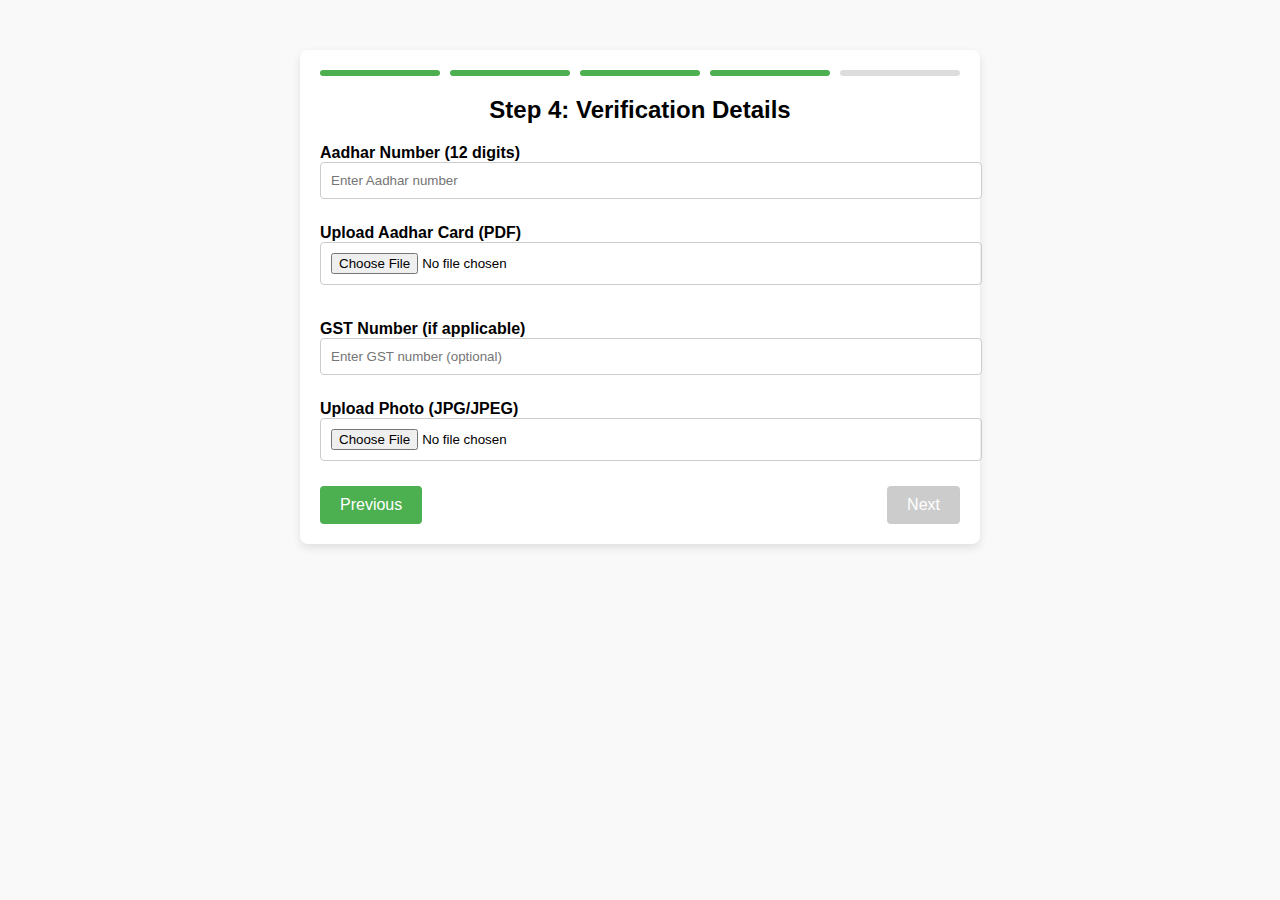
<file: login_singup/4-verification.html>
<!DOCTYPE html>
<html lang="en">
<head>
  <meta charset="UTF-8">
  <meta name="viewport" content="width=device-width, initial-scale=1.0">
  <title>Verification Details</title>
  <style>
    body {
      font-family: Arial, sans-serif;
      margin: 0;
      padding: 0;
      background-color: #f9f9f9;
    }

    .container {
      width: 50%;
      margin: 50px auto;
      padding: 20px;
      background: #ffffff;
      border-radius: 8px;
      box-shadow: 0px 4px 10px rgba(0, 0, 0, 0.1);
    }

    h2 {
      text-align: center;
      margin-bottom: 20px;
    }

    label {
      font-weight: bold;
      margin-top: 10px;
      display: block;
    }

    input[type="text"], input[type="file"] {
      width: 100%;
      padding: 10px;
      margin-bottom: 15px;
      border: 1px solid #ccc;
      border-radius: 4px;
    }

    .buttons {
      display: flex;
      justify-content: space-between;
    }

    button {
      padding: 10px 20px;
      border: none;
      border-radius: 4px;
      color: white;
      background-color: #4CAF50;
      cursor: pointer;
      font-size: 16px;
    }

    button[disabled] {
      background-color: #ccc;
      cursor: not-allowed;
    }

    .image-preview {
      display: flex;
      justify-content: center;
      margin-top: 10px;
    }

    .image-preview img {
      max-width: 200px;
      max-height: 200px;
      border-radius: 4px;
      margin-top: 10px;
    }

    .file-preview {
      display: flex;
      justify-content: center;
      margin-top: 10px;
    }

    .file-preview span {
      font-size: 14px;
      color: #333;
    }

    /* Progress Bar Style */
    .progress-bar {
      display: flex;
      justify-content: space-between;
      margin-bottom: 20px;
    }

    .progress-bar div {
      width: 100%;
      height: 6px;
      background-color: #ddd;
      border-radius: 3px;
      margin-right: 10px;
      position: relative;
    }

    .progress-bar div.active {
      background-color: #4CAF50;
    }

    .progress-bar div:last-child {
      margin-right: 0;
    }

    /* Updated Step Indicator Styles */
    .step-indicator-wrapper {
      margin-bottom: 30px;
      display: flex;
      justify-content: center;
    }

    .step-indicator {
      display: flex;
      justify-content: space-between;
      width: 100%;
      max-width: 350px;
      height: 6px;
      background-color: #ddd;
      border-radius: 3px;
      margin-bottom: 10px;
    }

    .step-indicator div {
      height: 6px;
      background-color: #ccc;
      border-radius: 3px;
      flex-grow: 1;
    }

    .step-indicator div.active {
      background-color: #4CAF50;
    }

    /* Active Steps */
    .step-indicator div:nth-child(1) {
      flex-grow: 1;
    }

    .step-indicator div:nth-child(2) {
      flex-grow: 1;
    }

    .step-indicator div:nth-child(3) {
      flex-grow: 1;
    }

    .step-indicator div:nth-child(4) {
      flex-grow: 1;
    }

    .step-indicator div:nth-child(5) {
      flex-grow: 1;
    }
  </style>
</head>
<body>
  <div class="container">
    <!-- Progress Bar -->
    <div class="progress-bar">
      <div class="active"></div>
      <div class="active"></div>
      <div class="active"></div>
      <div class="active"></div>
      <div></div>
    </div>

    <h2>Step 4: Verification Details</h2>

    <form id="verificationForm">
      <!-- Aadhar Number -->
      <label for="aadhar">Aadhar Number (12 digits)</label>
      <input type="text" id="aadhar" placeholder="Enter Aadhar number" required maxlength="12" pattern="\d{12}" title="Aadhar number should be 12 digits." oninput="validateAadhar()">

      <!-- Upload Aadhar PDF -->
      <label for="aadharPDF">Upload Aadhar Card (PDF)</label>
      <input type="file" id="aadharPDF" accept="application/pdf" onchange="previewAadharPDF()" required>

      <!-- PDF Preview -->
      <div class="file-preview" id="pdfPreview"></div>

      <!-- GST Number -->
      <label for="gst">GST Number (if applicable)</label>
      <input type="text" id="gst" placeholder="Enter GST number (optional)" pattern="^([0]{1}[1-9]{1}[A-Z]{1}[1-9]{1}[A-Z]{1}[0-9]{1}[A-Z]{1}[1-9]{1})$" title="Enter a valid GST number" oninput="validateGST()">

      <!-- Upload Photo -->
      <label for="photo">Upload Photo (JPG/JPEG)</label>
      <input type="file" id="photo" accept="image/jpeg, image/jpg" onchange="previewImage()" required>

      <!-- Image Preview -->
      <div class="image-preview" id="imagePreview"></div>

      <!-- Navigation Buttons -->
      <div class="buttons">
        <button type="button" id="prevButton" onclick="goToPrevious()">Previous</button>
        <button type="button" id="nextButton" onclick="goToNext()" disabled>Next</button>
      </div>
    </form>
  </div>

  <script>
    // Validate Aadhar Number
    function validateAadhar() {
      const aadhar = document.getElementById("aadhar").value;
      const nextButton = document.getElementById("nextButton");

      if (aadhar.length === 12 && /^\d{12}$/.test(aadhar)) {
        nextButton.disabled = false;
      } else {
        nextButton.disabled = true;
      }
    }

    // Validate GST Number
    function validateGST() {
      const gst = document.getElementById("gst").value;
      const gstPattern = /^([0]{1}[1-9]{1}[A-Z]{1}[1-9]{1}[A-Z]{1}[0-9]{1}[A-Z]{1}[1-9]{1})$/;
      const nextButton = document.getElementById("nextButton");

      if (!gst || gstPattern.test(gst)) {
        nextButton.disabled = false;
      } else {
        nextButton.disabled = true;
      }
    }

    // Preview Aadhar PDF and check size
    function previewAadharPDF() {
      const fileInput = document.getElementById("aadharPDF");
      const pdfPreview = document.getElementById("pdfPreview");
      const file = fileInput.files[0];

      if (file && file.type === "application/pdf") {
        const fileSize = file.size / 1024; // Size in KB
        if (fileSize < 300 || fileSize > 400) {
          alert("Aadhar PDF file size must be between 300KB and 400KB.");
          fileInput.value = "";
          pdfPreview.innerHTML = "";
        } else {
          pdfPreview.innerHTML = `<span>File Selected: ${file.name} (${fileSize.toFixed(2)} KB)</span>`;
        }
      } else {
        alert("Please upload a valid PDF file.");
        fileInput.value = "";
        pdfPreview.innerHTML = "";
      }
    }

    // Preview Image and check size
    function previewImage() {
      const fileInput = document.getElementById("photo");
      const imagePreview = document.getElementById("imagePreview");
      const file = fileInput.files[0];

      if (file && (file.type === "image/jpeg" || file.type === "image/jpg")) {
        const fileSize = file.size / 1024; // Size in KB
        if (fileSize < 300 || fileSize > 400) {
          alert("Image file size must be between 300KB and 400KB.");
          fileInput.value = "";
          imagePreview.innerHTML = "";
        } else {
          const reader = new FileReader();
          reader.onload = function (e) {
            const img = document.createElement("img");
            img.src = e.target.result;
            imagePreview.innerHTML = ''; // Clear previous preview
            imagePreview.appendChild(img);
          };
          reader.readAsDataURL(file);
        }
      } else {
        alert("Please upload a valid JPG/JPEG image.");
        fileInput.value = "";
        imagePreview.innerHTML = "";
      }
    }

    // Handle Navigation
    function goToPrevious() {
      window.location.href = "4-address-details.html"; // Navigate to the previous step
    }

    function goToNext() {
      const verificationData = {
        aadhar: document.getElementById("aadhar").value,
        gst: document.getElementById("gst").value,
        photo: document.getElementById("photo").files[0] ? document.getElementById("photo").files[0].name : null,
        aadharPDF: document.getElementById("aadharPDF").files[0] ? document.getElementById("aadharPDF").files[0].name : null
      };
      localStorage.setItem("verificationData", JSON.stringify(verificationData));
      alert("Proceeding to the next step!"); // Replace with actual navigation
       window.location.href = "5-payment information.html"; // Uncomment for real navigation
    }

    // Attach validation on input
    document.getElementById("verificationForm").addEventListener("input", function () {
      validateAadhar();
      validateGST();
    });
  </script>
</body>
</html>
</file>
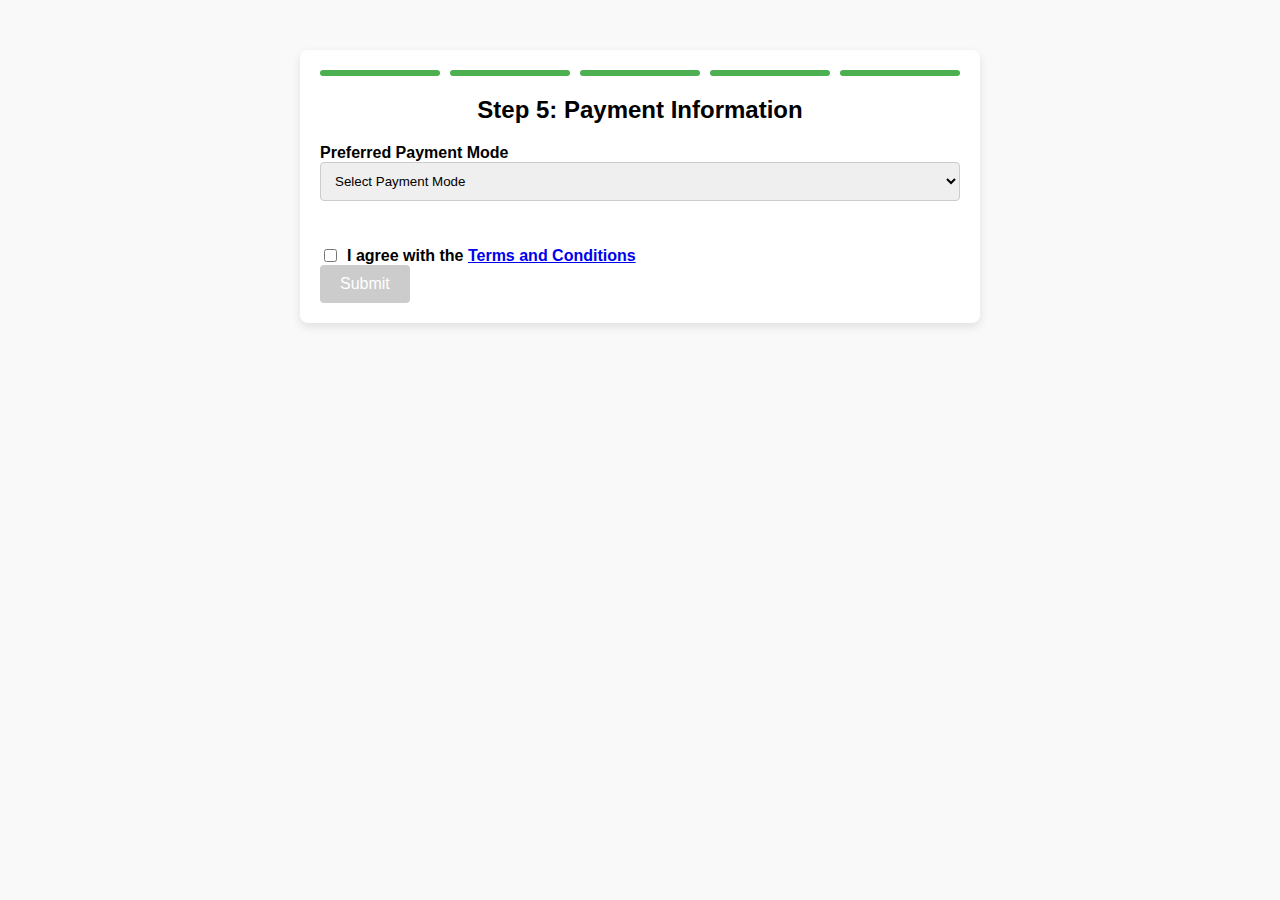
<file: login_singup/5-payment information.html>
<!DOCTYPE html>
<html lang="en">
<head>
  <meta charset="UTF-8">
  <meta name="viewport" content="width=device-width, initial-scale=1.0">
  <title>Payment Information</title>
  <style>
    body {
      font-family: Arial, sans-serif;
      margin: 0;
      padding: 0;
      background-color: #f9f9f9;
    }

    .container {
      width: 50%;
      margin: 50px auto;
      padding: 20px;
      background: #ffffff;
      border-radius: 8px;
      box-shadow: 0px 4px 10px rgba(0, 0, 0, 0.1);
    }

    h2 {
      text-align: center;
      margin-bottom: 20px;
    }

    label {
      font-weight: bold;
      margin-top: 10px;
      display: block;
    }

    select, input[type="text"] {
      width: 100%;
      padding: 10px;
      margin-bottom: 15px;
      border: 1px solid #ccc;
      border-radius: 4px;
    }

    .buttons {
      display: flex;
      justify-content: space-between;
    }

    button {
      padding: 10px 20px;
      border: none;
      border-radius: 4px;
      color: white;
      background-color: #4CAF50;
      cursor: pointer;
      font-size: 16px;
    }

    button[disabled] {
      background-color: #ccc;
      cursor: not-allowed;
    }

    .progress-bar {
      display: flex;
      justify-content: space-between;
      margin-bottom: 20px;
    }

    .progress-bar div {
      width: 100%;
      height: 6px;
      background-color: #ddd;
      border-radius: 3px;
      margin-right: 10px;
      position: relative;
    }

    .progress-bar div.active {
      background-color: #4CAF50;
    }

    .progress-bar div:last-child {
      margin-right: 0;
    }

    /* Updated Step Indicator Styles */
    .step-indicator-wrapper {
      margin-bottom: 30px;
      display: flex;
      justify-content: center;
    }

    .step-indicator {
      display: flex;
      justify-content: space-between;
      width: 100%;
      max-width: 350px;
      height: 6px;
      background-color: #ddd;
      border-radius: 3px;
      margin-bottom: 10px;
    }

    .step-indicator div {
      height: 6px;
      background-color: #ccc;
      border-radius: 3px;
      flex-grow: 1;
    }

    .step-indicator div.active {
      background-color: #4CAF50;
    }

    /* Active Steps */
    .step-indicator div:nth-child(1) {
      flex-grow: 1;
    }

    .step-indicator div:nth-child(2) {
      flex-grow: 1;
    }

    .step-indicator div:nth-child(3) {
      flex-grow: 1;
    }

    .step-indicator div:nth-child(4) {
      flex-grow: 1;
    }

    .step-indicator div:nth-child(5) {
      flex-grow: 1;
    }
  </style>
</head>
<body>
  <div class="container">
    <!-- Progress Bar -->
    <div class="progress-bar">
      <div class="active"></div>
      <div class="active"></div>
      <div class="active"></div>
      <div class="active"></div>
      <div class="active"></div>
    </div>

    <h2>Step 5: Payment Information</h2>

    <form id="paymentForm">
      <!-- Payment Mode Selection -->
      <label for="paymentMode">Preferred Payment Mode</label>
      <select id="paymentMode" required onchange="validatePayment()">
        <option value="">Select Payment Mode</option>
        <option value="bank">Bank</option>
        <option value="upi">UPI ID</option>
      </select>

      <!-- Bank Details (If Bank is selected) -->
      <div id="bankDetails" style="display:none;">
        <label for="bankAccountHolder">Bank Account Holder Name</label>
        <input type="text" id="bankAccountHolder" placeholder="Enter bank account holder's name" />

        <label for="bankAccount">Bank Account Number</label>
        <input type="text" id="bankAccount" placeholder="Enter bank account number" />

        <label for="bankIFSC">Bank IFSC Code</label>
        <input type="text" id="bankIFSC" placeholder="Enter bank IFSC code" />
      </div>

      <!-- UPI ID Details (If UPI is selected) -->
      <div id="upiDetails" style="display:none;">
        <label for="upiID">UPI ID</label>
        <input type="text" id="upiID" placeholder="Enter your UPI ID" />
      </div>

      <!-- Terms and Conditions Checkbox -->
      <div style="display: flex; align-items: center; margin-top: 20px;">
        <input type="checkbox" id="agreeCheckbox" onchange="toggleSubmitButton()" style="margin-right: 10px; margin-top: 13px;">
        <label for="agreeCheckbox">
          I agree with the <a href="#" target="_blank">Terms and Conditions</a>
        </label>
      </div>
    

      <!-- Submit Button -->
      <button type="button" id="submitButton" onclick="submitForm()" disabled>Submit</button>
    </form>
  </div>

  <script>
    // Handle Payment Mode Change
    function validatePayment() {
      const paymentMode = document.getElementById("paymentMode").value;
      const submitButton = document.getElementById("submitButton");

      // Show relevant fields based on payment mode
      if (paymentMode === "bank") {
        document.getElementById("bankDetails").style.display = "block";
        document.getElementById("upiDetails").style.display = "none";
      } else if (paymentMode === "upi") {
        document.getElementById("bankDetails").style.display = "none";
        document.getElementById("upiDetails").style.display = "block";
      } else {
        document.getElementById("bankDetails").style.display = "none";
        document.getElementById("upiDetails").style.display = "none";
      }
    }

    // Enable/Disable Submit Button based on checkbox
    function toggleSubmitButton() {
      const submitButton = document.getElementById("submitButton");
      const agreeCheckbox = document.getElementById("agreeCheckbox");

      submitButton.disabled = !agreeCheckbox.checked;
    }

    // Handle Form Submission
    function submitForm() {
      const paymentData = {
        paymentMode: document.getElementById("paymentMode").value,
        bankAccountHolder: document.getElementById("bankAccountHolder").value,
        bankAccount: document.getElementById("bankAccount").value,
        bankIFSC: document.getElementById("bankIFSC").value,
        upiID: document.getElementById("upiID").value
      };

      // Save to localStorage (or handle submission)
      localStorage.setItem("paymentData", JSON.stringify(paymentData));
   //   alert("Form Submitted Successfully!"); // Replace with actual form submission logic
      //Optionally redirect: 
      resetAndRedirectToHome();
     
    }

    // Attach validation on input
    document.getElementById("paymentForm").addEventListener("input", function () {
      validatePayment();
    });


    function resetAndRedirectToHome() {
  // Clear local storage, session storage, and cookies
  localStorage.clear();
  sessionStorage.clear();
  
  // Clear cookies (if any cookies need to be deleted)
  document.cookie.split(";").forEach(function(c) {
    document.cookie = c.trim().split("=")[0] + "=;expires=Thu, 01 Jan 1970 00:00:00 UTC;path=/;";
  });

  // Redirect to homepage
  window.location.href = "success-page.html";// Replace '/' with the path to your homepage
}
  </script>
</body>
</html>
</file>
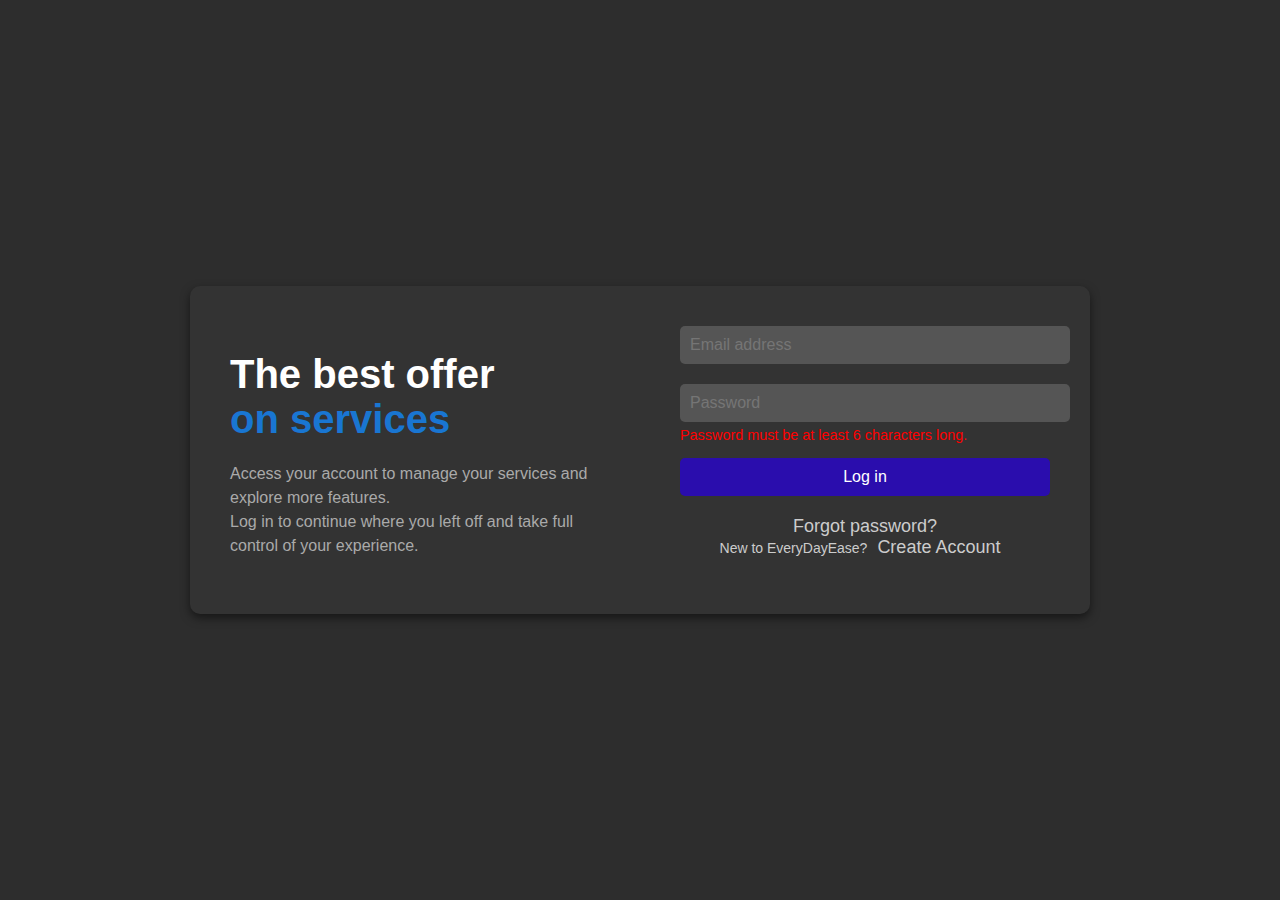
<file: login_singup/login.html>
<!DOCTYPE html>
<html lang="en">
<head>
    <meta charset="UTF-8">
    <meta name="viewport" content="width=device-width, initial-scale=1.0">
    <title>Business Offer</title>
    <style>
        body {
            margin: 0;
            font-family: Arial, sans-serif;
            background-color: #2d2d2d;
            color: #ccc;
            display: flex;
            justify-content: center;
            align-items: center;
            height: 100vh;
        }

        .container {
            display: flex;
            background-color: #333;
            border-radius: 10px;
            box-shadow: 0 4px 10px rgba(0, 0, 0, 0.5);
            overflow: hidden;
            max-width: 900px;
            width: 100%;
            transition: all 0.5s ease;
        }

        .left, .right {
            padding: 40px;
            flex: 1;
            transition: all 0.5s ease;
        }

        .left h1 {
            font-size: 2.5rem;
            color: #fff;
            margin-bottom: 10px;
        }

        .left h1 span {
            color: #1976d2;
        }

        .left p {
            font-size: 1rem;
            line-height: 1.5;
            color: #aaa;
            margin-top: 20px;
        }

        .right input[type="text"],
        .right input[type="email"],
        .right input[type="password"] {
            width: 100%;
            padding: 10px;
            margin-bottom: 20px;
            border: none;
            border-radius: 5px;
            background-color: #555;
            color: #ccc;
            font-size: 1rem;
        }

        .right label {
            display: flex;
            align-items: center;
            margin-bottom: 20px;
            color: #ccc;
            font-size: 0.9rem;
        }

        .right label input {
            margin-right: 10px;
        }

        .right button {
            width: 100%;
            background-color: #2a0dad;
            color: #fff;
            padding: 10px;
            border: none;
            border-radius: 5px;
            font-size: 1rem;
            cursor: pointer;
            transition: background 0.3s ease;
        }

        .right button:hover {
            background-color: #005bb5;
        }

        .right .social {
            text-align: center;
            margin-top: 20px;
        }

        .right .social a {
            margin: 0 10px;
            color: #ccc;
            text-decoration: none;
            font-size: 1.5rem;
            font-size: 18px;
        }

        .right .social span{
            font-size: 14px;
        }

        .right .social a:hover {
            color: #1976d2;
        }

        .swapped {
            flex-direction: row-reverse;
        }

        .error {
            color: red;
            font-size: 0.9rem;
            margin-top: -15px;
            margin-bottom: 15px;
        }
    </style>
</head>
<body>
    <div class="container" id="container">
        <div class="left" id="left">
            <h1>The best offer <br> <span>on services</span></h1>
            <p>Access your account to manage your services and explore more features. <br> 
                Log in to continue where you left off and take full control of your experience. </p>
        </div>
        <div class="right" id="right">
            <form id="form">

                <input type="email" id="email" placeholder="Email address" required>
                <div class="error" id="emailError"></div>
                <input type="password" id="password" placeholder="Password" required>
                <div class="error" id="passwordError"></div>
                <!-- <label>
                    <input type="checkbox"> Subscribe to our newsletter
                </label> -->
                <button type="button" >Log in</button>
                <div class="social">
                    <!-- or sign up with:<br> -->
                    <a href="www.facebook.com">Forgot password?</a><br>

                    <span>New to EveryDayEase?</span><a href="1-basic.html">Create Account</a>
                    <!-- <a href="#">T</a>
                    <a href="#">Git</a> -->
                </div>
            </form>
        </div>
    </div>
    <script>
        const container = document.getElementById('container');
        const swapButton = document.getElementById('swapButton');
        const email = document.getElementById('email');
        const password = document.getElementById('password');
        const emailError = document.getElementById('emailError');
        const passwordError = document.getElementById('passwordError');



            // Password validation
            if (password.value.length < 6) {
                passwordError.textContent = 'Password must be at least 6 characters long.';
                isValid = false;
            } else {
                passwordError.textContent = '';
            }

            if (isValid) {
                container.classList.toggle('swapped');
            }
        
    </script>
</body>
</html>
</file>
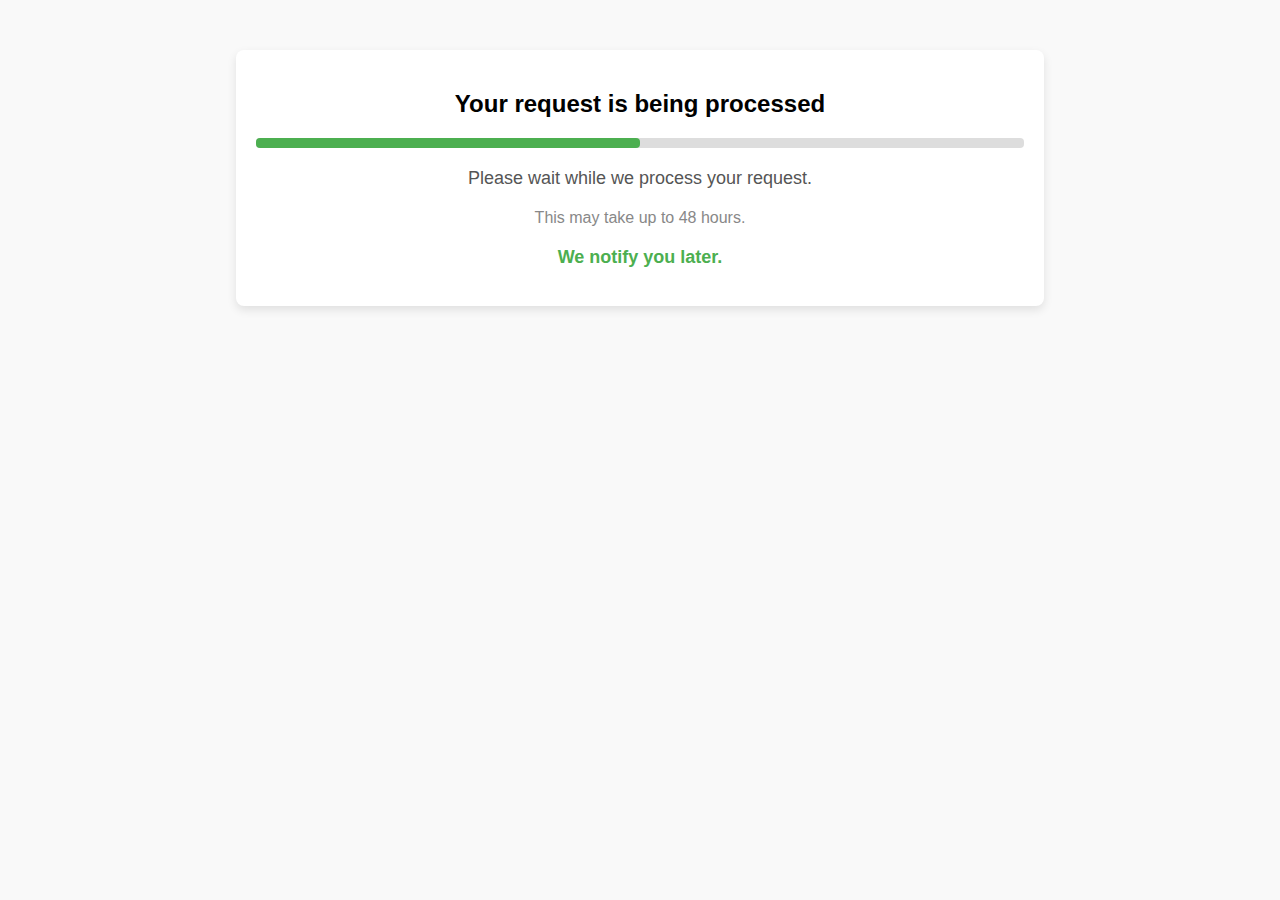
<file: login_singup/success-page.html>
<!DOCTYPE html>
<html lang="en">
<head>
  <meta charset="UTF-8">
  <meta name="viewport" content="width=device-width, initial-scale=1.0">
  <title>Processing Your Request</title>
  <style>
    body {
      font-family: Arial, sans-serif;
      margin: 0;
      padding: 0;
      background-color: #f9f9f9;
    }

    .container {
      width: 60%;
      margin: 50px auto;
      padding: 20px;
      background: #ffffff;
      border-radius: 8px;
      box-shadow: 0px 4px 10px rgba(0, 0, 0, 0.1);
      text-align: center;
    }

    h2 {
      font-size: 24px;
      margin-bottom: 20px;
    }

    .progress-bar {
      width: 100%;
      height: 10px;
      background-color: #ddd;
      border-radius: 4px;
      margin: 20px 0;
      position: relative;
    }

    .progress-bar::before {
      content: '';
      position: absolute;
      top: 0;
      left: 0;
      height: 100%;
      width: 50%; /* 50% completion indicator */
      background-color: #4CAF50;
      border-radius: 4px;
      animation: progressAnimation 2s infinite ease-out;
    }

    @keyframes progressAnimation {
      0% {
        width: 10%;
      }
      50% {
        width: 30%;
      }
      100% {
        width: 50%;
      }
    }

    p {
      font-size: 18px;
      margin-top: 20px;
      color: #555;
    }

    .loading {
      font-size: 16px;
      color: #888;
      margin-top: 20px;
    }

    .timer {
      font-weight: bold;
      color: #4CAF50;
    }

    .buttons {
      margin-top: 30px;
    }

    button {
      padding: 10px 20px;
      border: none;
      border-radius: 4px;
      color: white;
      background-color: #007BFF;
      cursor: pointer;
      font-size: 16px;
    }

    button:disabled {
      background-color: #ccc;
      cursor: not-allowed;
    }
  </style>
</head>
<body>
  <div class="container">
    <h2>Your request is being processed</h2>

    <div class="progress-bar">
      <!-- Animation progress bar indicating ongoing process -->
    </div>

    <p>Please wait while we process your request.</p>
    <p class="loading">This may take up to 48 hours.</p>
    <p class="timer">We notify you later.</p>

    
  </div>

  <script>
    // Set a timer to disable the refresh button after 48 hours (for simulation)
    let timer = 48 * 60 * 60 * 1000; // 48 hours in milliseconds
    let button = document.querySelector('button');

    setTimeout(() => {
      button.disabled = false;
      button.innerText = "Refresh Now";
    }, timer);
  </script>
</body>
</html>
</file>
<file: assets/css/why_us.css>
body {
    font-family: Arial, sans-serif;
    margin: 0;
    padding: 0;
    background-color: #f9f9f9;
  }
  
  .why-us {
    text-align: center;
    padding: 50px 20px;
    background-color: #fff4f2;
  }
  
  .why-us h1 {
    font-size: 2rem;
    margin-bottom: 40px;
    color: #333;
  }
  
  .features {
    display: flex;
    flex-wrap: wrap;
    justify-content: center;
    gap: 20px;
  }
  
  .feature-item {
    text-align: center;
    width: 240px;
    margin-bottom: 2%;
  }
  
  .icon-container {
    width: 80px;
    height: 80px;
    margin: 0 auto 10px;
    border-radius: 50%;
    background-color: #f0f0f0;
    display: flex;
    align-items: center;
    justify-content: center;
    transition: background-color 0.3s ease;
  }
  
  .icon-container img {
    width: 40px;
    height: 40px;
  }
  
  .icon-container:hover {
    background-color: #37517e;
  }
  
  .icon-container:hover img {
    filter: brightness(0) invert(1); /* Makes the icon white on hover */
  }
  
  .feature-item p {
    font-size: 0.9rem;
    color: #555;
  }
</file>
<file: assets/css/Services_Container.css>
body {
  font-family: Arial, sans-serif;
  background-color: #f8f9fa;
  margin: 0;
  padding: 20px;
}

.container {
  max-width: 1200px;
  margin: 0 auto;
}

.row {
  display: flex;
  justify-content: space-evenly;
  margin-bottom: 20px;
}

.card {
  width: 25%; /* Ensures 3 cards per row */
  height: 3%;
  background: #ffffff;
  border-radius: 10px;
  overflow: hidden;
  box-shadow: 0 4px 6px rgba(0, 0, 0, 0.1);
  transition: transform 0.3s, box-shadow 0.3s;
}

.card:hover {
  transform : scale(1.05);
  box-shadow : 0 8px 12px rgba(0, 0, 0, 0.2);
}

.card-image img {
  width: 100%;
  height: 200px;
  object-fit:fill;
}

.card-content {
  padding: 15px;
}

.tag {
  display: inline-block;
  background-color: #aaf0d1;
  color: #008060;
  font-size: 12px;
  font-weight: bold;
  padding: 5px 10px;
  border-radius: 5px;
  margin-bottom: 10px;
}

.details {
  font-size: 14px;
  color: #6c757d;
  margin: 5px 0;
}

h3 {
  font-size: 18px;
  margin: 10px 0;
  color: #343a40;
}

.price {
  font-size: 16px;
  font-weight: bold;
  color: #767e81;
  margin-bottom: 15px;
}

.reviews {
  display: flex;
  justify-content: space-between;
  align-items: center;
}

.stars {
  color: #ffc107;
}

.review-count {
  font-size: 14px;
  color: #6c757d;
}

/* Responsive adjustments */
@media (max-width: 768px) {
  .row {
    flex-wrap: wrap;
  }
  .card {
    width: 100%; /* Stack cards in small screens */
    margin-bottom: 20px;
  }
}
</file>
<file: assets/css/main.css>
/**
* Template Name: Arsha
* Template URL: https://bootstrapmade.com/arsha-free-bootstrap-html-template-corporate/
* Updated: Aug 07 2024 with Bootstrap v5.3.3
* Author: BootstrapMade.com
* License: https://bootstrapmade.com/license/
*/

/*--------------------------------------------------------------
# Font & Color Variables
# Help: https://bootstrapmade.com/color-system/
--------------------------------------------------------------*/
/* Fonts */
:root {
  --default-font: "Open Sans",  system-ui, -apple-system, "Segoe UI", Roboto, "Helvetica Neue", Arial, "Noto Sans", "Liberation Sans", sans-serif, "Apple Color Emoji", "Segoe UI Emoji", "Segoe UI Symbol", "Noto Color Emoji";
  --heading-font: "Jost",  sans-serif;
  --nav-font: "Poppins",  sans-serif;
}

/* Global Colors - The following color variables are used throughout the website. Updating them here will change the color scheme of the entire website */
:root { 
  --background-color: #ffffff; /* Background color for the entire website, including individual sections */
  --default-color: #444444; /* Default color used for the majority of the text content across the entire website */
  --heading-color: #37517e; /* Color for headings, subheadings and title throughout the website */
  --accent-color: #47b2e4; /* Accent color that represents your brand on the website. It's used for buttons, links, and other elements that need to stand out */
  --surface-color: #ffffff; /* The surface color is used as a background of boxed elements within sections, such as cards, icon boxes, or other elements that require a visual separation from the global background. */
  --contrast-color: #ffffff; /* Contrast color for text, ensuring readability against backgrounds of accent, heading, or default colors. */
}

/* Nav Menu Colors - The following color variables are used specifically for the navigation menu. They are separate from the global colors to allow for more customization options */
:root {
  --nav-color: #ffffff;  /* The default color of the main navmenu links */
  --nav-hover-color: #47b2e4; /* Applied to main navmenu links when they are hovered over or active */
  --nav-mobile-background-color: #ffffff; /* Used as the background color for mobile navigation menu */
  --nav-dropdown-background-color: #ffffff; /* Used as the background color for dropdown items that appear when hovering over primary navigation items */
  --nav-dropdown-color: #444444; /* Used for navigation links of the dropdown items in the navigation menu. */
  --nav-dropdown-hover-color: #47b2e4; /* Similar to --nav-hover-color, this color is applied to dropdown navigation links when they are hovered over. */
}

/* Color Presets - These classes override global colors when applied to any section or element, providing reuse of the sam color scheme. */

.light-background {
  --background-color: #f5f6f8;
  --surface-color: #ffffff;
}

.dark-background {
  --background-color: #37517e;
  --default-color: #ffffff;
  --heading-color: #ffffff;
  --surface-color: #4668a2;
  --contrast-color: #ffffff;
}

/* Smooth scroll */
:root {
  scroll-behavior: smooth;
}

/*--------------------------------------------------------------
# General Styling & Shared Classes
--------------------------------------------------------------*/
body {
  color: var(--default-color);
  background-color: var(--background-color);
  font-family: var(--default-font);
}

a {
  color: var(--accent-color);
  text-decoration: none;
  transition: 0.3s;
}

a:hover {
  color: color-mix(in srgb, var(--accent-color), transparent 25%);
  text-decoration: none;
}

h1,
h2,
h3,
h4,
h5,
h6 {
  color: var(--heading-color);
  font-family: var(--heading-font);
}

/* PHP Email Form Messages
------------------------------*/
.php-email-form .error-message {
  display: none;
  background: #df1529;
  color: #ffffff;
  text-align: left;
  padding: 15px;
  margin-bottom: 24px;
  font-weight: 600;
}

.php-email-form .sent-message {
  display: none;
  color: #ffffff;
  background: #059652;
  text-align: center;
  padding: 15px;
  margin-bottom: 24px;
  font-weight: 600;
}

.php-email-form .loading {
  display: none;
  background: var(--surface-color);
  text-align: center;
  padding: 15px;
  margin-bottom: 24px;
}

.php-email-form .loading:before {
  content: "";
  display: inline-block;
  border-radius: 50%;
  width: 24px;
  height: 24px;
  margin: 0 10px -6px 0;
  border: 3px solid var(--accent-color);
  border-top-color: var(--surface-color);
  animation: php-email-form-loading 1s linear infinite;
}

@keyframes php-email-form-loading {
  0% {
    transform: rotate(0deg);
  }

  100% {
    transform: rotate(360deg);
  }
}

/*--------------------------------------------------------------
# Global Header
--------------------------------------------------------------*/
.header {
  position: fixed;
  --background-color: #3d4d6a;
  --heading-color: #ffffff;
  color: var(--default-color);
  background-color: var(--background-color);
  padding: 15px 0;
  transition: all 0.5s;
  z-index: 997;
}

.header .logo {
  line-height: 1;
}

.header .logo img {
  max-height: 36px;
  margin-right: 8px;
}

.header .logo h1 {
  font-size: 30px;
  margin: 0;
  font-weight: 500;
  color: var(--heading-color);
  letter-spacing: 2px;
  text-transform: uppercase;
}

.header .btn-getstarted,
.header .btn-getstarted:focus {
  color: var(--contrast-color);
  background: var(--accent-color);
  font-size: 14px;
  padding: 8px 25px;
  margin: 0 0 0 30px;
  border-radius: 50px;
  transition: 0.3s;
}

.header .btn-getstarted:hover,
.header .btn-getstarted:focus:hover {
  color: var(--contrast-color);
  background: color-mix(in srgb, var(--accent-color), transparent 15%);
}

@media (max-width: 1200px) {
  .header .logo {
    order: 1;
  }

  .header .btn-getstarted {
    order: 2;
    margin: 0 15px 0 0;
    padding: 6px 15px;
  }

  .header .navmenu {
    order: 3;
  }
}

/* Index Page Header
------------------------------*/
.index-page .header {
  --background-color: rgba(255, 255, 255, 0);
  --heading-color: #ffffff;
  --nav-color: #ffffff;
}

/* Index Page Header on Scroll
------------------------------*/
.index-page.scrolled .header {
  --background-color: rgba(40, 58, 90, 0.9);
}

/*--------------------------------------------------------------
# Navigation Menu
--------------------------------------------------------------*/
/* Desktop Navigation */
@media (min-width: 1200px) {
  .navmenu {
    padding: 0;
  }

  .navmenu ul {
    margin: 0;
    padding: 0;
    display: flex;
    list-style: none;
    align-items: center;
  }

  .navmenu li {
    position: relative;
  }

  .navmenu a,
  .navmenu a:focus {
    color: var(--nav-color);
    padding: 18px 15px;
    font-size: 15px;
    font-family: var(--nav-font);
    font-weight: 400;
    display: flex;
    align-items: center;
    justify-content: space-between;
    white-space: nowrap;
    transition: 0.3s;
  }

  .navmenu a i,
  .navmenu a:focus i {
    font-size: 12px;
    line-height: 0;
    margin-left: 5px;
    transition: 0.3s;
  }

  .navmenu li:last-child a {
    padding-right: 0;
  }

  .navmenu li:hover>a,
  .navmenu .active,
  .navmenu .active:focus {
    color: var(--nav-hover-color);
  }

  .navmenu .dropdown ul {
    margin: 0;
    padding: 10px 0;
    background: var(--nav-dropdown-background-color);
    display: block;
    position: absolute;
    visibility: hidden;
    left: 14px;
    top: 130%;
    opacity: 0;
    transition: 0.3s;
    border-radius: 4px;
    z-index: 99;
    box-shadow: 0px 0px 30px rgba(0, 0, 0, 0.1);
  }

  .navmenu .dropdown ul li {
    min-width: 200px;
  }

  .navmenu .dropdown ul a {
    padding: 10px 20px;
    font-size: 15px;
    text-transform: none;
    color: var(--nav-dropdown-color);
  }

  .navmenu .dropdown ul a i {
    font-size: 12px;
  }

  .navmenu .dropdown ul a:hover,
  .navmenu .dropdown ul .active:hover,
  .navmenu .dropdown ul li:hover>a {
    color: var(--nav-dropdown-hover-color);
  }

  .navmenu .dropdown:hover>ul {
    opacity: 1;
    top: 100%;
    visibility: visible;
  }

  .navmenu .dropdown .dropdown ul {
    top: 0;
    left: -90%;
    visibility: hidden;
  }

  .navmenu .dropdown .dropdown:hover>ul {
    opacity: 1;
    top: 0;
    left: -100%;
    visibility: visible;
  }

  .navmenu .megamenu {
    position: static;
  }

  .navmenu .megamenu ul {
    margin: 0;
    padding: 10px;
    background: var(--nav-dropdown-background-color);
    box-shadow: 0px 0px 20px rgba(0, 0, 0, 0.1);
    position: absolute;
    top: 130%;
    left: 0;
    right: 0;
    visibility: hidden;
    opacity: 0;
    display: flex;
    transition: 0.3s;
    border-radius: 4px;
    z-index: 99;
  }

  .navmenu .megamenu ul li {
    flex: 1;
  }

  .navmenu .megamenu ul li a,
  .navmenu .megamenu ul li:hover>a {
    padding: 10px 20px;
    font-size: 15px;
    color: var(--nav-dropdown-color);
  }

  .navmenu .megamenu ul li a:hover,
  .navmenu .megamenu ul li .active,
  .navmenu .megamenu ul li .active:hover {
    color: var(--nav-dropdown-hover-color);
  }

  .navmenu .megamenu:hover>ul {
    opacity: 1;
    top: 100%;
    visibility: visible;
  }

  .navmenu .dd-box-shadow {
    box-shadow: 0px 0px 30px rgba(0, 0, 0, 0.1);
  }
}

/* Mobile Navigation */
@media (max-width: 1199px) {
  .mobile-nav-toggle {
    color: var(--nav-color);
    font-size: 28px;
    line-height: 0;
    margin-right: 10px;
    cursor: pointer;
    transition: color 0.3s;
  }

  .navmenu {
    padding: 0;
    z-index: 9997;
  }

  .navmenu ul {
    display: none;
    list-style: none;
    position: absolute;
    inset: 60px 20px 20px 20px;
    padding: 10px 0;
    margin: 0;
    border-radius: 6px;
    background-color: var(--nav-mobile-background-color);
    overflow-y: auto;
    transition: 0.3s;
    z-index: 9998;
    box-shadow: 0px 0px 30px rgba(0, 0, 0, 0.1);
  }

  .navmenu a,
  .navmenu a:focus {
    color: var(--nav-dropdown-color);
    padding: 10px 20px;
    font-family: var(--nav-font);
    font-size: 17px;
    font-weight: 500;
    display: flex;
    align-items: center;
    justify-content: space-between;
    white-space: nowrap;
    transition: 0.3s;
  }

  .navmenu a i,
  .navmenu a:focus i {
    font-size: 12px;
    line-height: 0;
    margin-left: 5px;
    width: 30px;
    height: 30px;
    display: flex;
    align-items: center;
    justify-content: center;
    border-radius: 50%;
    transition: 0.3s;
    background-color: color-mix(in srgb, var(--accent-color), transparent 90%);
  }

  .navmenu a i:hover,
  .navmenu a:focus i:hover {
    background-color: var(--accent-color);
    color: var(--contrast-color);
  }

  .navmenu a:hover,
  .navmenu .active,
  .navmenu .active:focus {
    color: var(--nav-dropdown-hover-color);
  }

  .navmenu .active i,
  .navmenu .active:focus i {
    background-color: var(--accent-color);
    color: var(--contrast-color);
    transform: rotate(180deg);
  }

  .navmenu .dropdown ul {
    position: static;
    display: none;
    z-index: 99;
    padding: 10px 0;
    margin: 10px 20px;
    background-color: var(--nav-dropdown-background-color);
    border: 1px solid color-mix(in srgb, var(--default-color), transparent 90%);
    box-shadow: none;
    transition: all 0.5s ease-in-out;
  }

  .navmenu .dropdown ul ul {
    background-color: rgba(33, 37, 41, 0.1);
  }

  .navmenu .dropdown>.dropdown-active {
    display: block;
    background-color: rgba(33, 37, 41, 0.03);
  }

  .mobile-nav-active {
    overflow: hidden;
  }

  .mobile-nav-active .mobile-nav-toggle {
    color: #fff;
    position: absolute;
    font-size: 32px;
    top: 15px;
    right: 15px;
    margin-right: 0;
    z-index: 9999;
  }

  .mobile-nav-active .navmenu {
    position: fixed;
    overflow: hidden;
    inset: 0;
    background: rgba(33, 37, 41, 0.8);
    transition: 0.3s;
  }

  .mobile-nav-active .navmenu>ul {
    display: block;
  }
}

/*--------------------------------------------------------------
# Global Footer
--------------------------------------------------------------*/
.footer {
  color: var(--default-color);
  background-color: var(--background-color);
  font-size: 14px;
  padding-bottom: 50px;
  position: relative;
}

.footer .footer-newsletter {
  background-color: color-mix(in srgb, var(--heading-color), transparent 95%);
  padding: 50px 0;
}

.footer .footer-newsletter h4 {
  font-size: 24px;
}

.footer .footer-newsletter .newsletter-form {
  margin-top: 30px;
  margin-bottom: 15px;
  padding: 6px 8px;
  position: relative;
  background-color: color-mix(in srgb, var(--background-color), transparent 50%);
  border: 1px solid color-mix(in srgb, var(--default-color), transparent 90%);
  box-shadow: 0px 2px 25px rgba(0, 0, 0, 0.1);
  display: flex;
  transition: 0.3s;
  border-radius: 50px;
}

.footer .footer-newsletter .newsletter-form:focus-within {
  border-color: var(--accent-color);
}

.footer .footer-newsletter .newsletter-form input[type=email] {
  border: 0;
  padding: 4px;
  width: 100%;
  background-color: color-mix(in srgb, var(--background-color), transparent 50%);
  color: var(--default-color);
}

.footer .footer-newsletter .newsletter-form input[type=email]:focus-visible {
  outline: none;
}

.footer .footer-newsletter .newsletter-form input[type=submit] {
  border: 0;
  font-size: 16px;
  padding: 0 20px;
  margin: -7px -8px -7px 0;
  background: var(--accent-color);
  color: var(--contrast-color);
  transition: 0.3s;
  border-radius: 50px;
}

.footer .footer-newsletter .newsletter-form input[type=submit]:hover {
  background: color-mix(in srgb, var(--accent-color), transparent 20%);
}

.footer .footer-top {
  padding-top: 50px;
}

.footer .social-links a {
  display: flex;
  align-items: center;
  justify-content: center;
  width: 40px;
  height: 40px;
  border-radius: 50%;
  border: 1px solid color-mix(in srgb, var(--default-color), transparent 50%);
  font-size: 16px;
  color: color-mix(in srgb, var(--default-color), transparent 20%);
  margin-right: 10px;
  transition: 0.3s;
}

.footer .social-links a:hover {
  color: var(--accent-color);
  border-color: var(--accent-color);
}

.footer h4 {
  font-size: 16px;
  font-weight: bold;
  position: relative;
  padding-bottom: 12px;
}

.footer .footer-links {
  margin-bottom: 30px;
}

.footer .footer-links ul {
  list-style: none;
  padding: 0;
  margin: 0;
}

.footer .footer-links ul i {
  margin-right: 3px;
  font-size: 12px;
  line-height: 0;
  color: var(--accent-color);
}

.footer .footer-links ul li {
  padding: 10px 0;
  display: flex;
  align-items: center;
}

.footer .footer-links ul li:first-child {
  padding-top: 0;
}

.footer .footer-links ul a {
  display: inline-block;
  color: color-mix(in srgb, var(--default-color), transparent 20%);
  line-height: 1;
}

.footer .footer-links ul a:hover {
  color: var(--accent-color);
}

.footer .footer-about a {
  color: var(--heading-color);
  font-size: 28px;
  font-weight: 600;
  text-transform: uppercase;
  font-family: var(--heading-font);
}

.footer .footer-contact p {
  margin-bottom: 5px;
}

.footer .copyright {
  padding-top: 25px;
  padding-bottom: 25px;
  border-top: 1px solid color-mix(in srgb, var(--default-color), transparent 90%);
}

.footer .copyright p {
  margin-bottom: 0;
}

.footer .credits {
  margin-top: 6px;
  font-size: 13px;
}

/*--------------------------------------------------------------
# Preloader
--------------------------------------------------------------*/
#preloader {
  position: fixed;
  inset: 0;
  z-index: 999999;
  overflow: hidden;
  background: var(--background-color);
  transition: all 0.6s ease-out;
}

#preloader:before {
  content: "";
  position: fixed;
  top: calc(50% - 30px);
  left: calc(50% - 30px);
  border: 6px solid #ffffff;
  border-color: var(--accent-color) transparent var(--accent-color) transparent;
  border-radius: 50%;
  width: 60px;
  height: 60px;
  animation: animate-preloader 1.5s linear infinite;
}

@keyframes animate-preloader {
  0% {
    transform: rotate(0deg);
  }

  100% {
    transform: rotate(360deg);
  }
}

/*--------------------------------------------------------------
# Scroll Top Button
--------------------------------------------------------------*/
.scroll-top {
  position: fixed;
  visibility: hidden;
  opacity: 0;
  right: 15px;
  bottom: -15px;
  z-index: 99999;
  background-color: var(--accent-color);
  width: 44px;
  height: 44px;
  border-radius: 50px;
  transition: all 0.4s;
}

.scroll-top i {
  font-size: 24px;
  color: var(--contrast-color);
  line-height: 0;
}

.scroll-top:hover {
  background-color: color-mix(in srgb, var(--accent-color), transparent 20%);
  color: var(--contrast-color);
}

.scroll-top.active {
  visibility: visible;
  opacity: 1;
  bottom: 15px;
}

/*--------------------------------------------------------------
# Disable aos animation delay on mobile devices
--------------------------------------------------------------*/
@media screen and (max-width: 768px) {
  [data-aos-delay] {
    transition-delay: 0 !important;
  }
}

/*--------------------------------------------------------------
# Global Page Titles & Breadcrumbs
--------------------------------------------------------------*/
.page-title {
  --background-color: color-mix(in srgb, var(--default-color), transparent 96%);
  color: var(--default-color);
  background-color: var(--background-color);
  padding: 20px 0;
  position: relative;
}

.page-title h1 {
  font-size: 28px;
  font-weight: 700;
  margin: 0;
}

.page-title .breadcrumbs ol {
  display: flex;
  flex-wrap: wrap;
  list-style: none;
  padding: 0 0 10px 0;
  margin: 0;
  font-size: 14px;
}

.page-title .breadcrumbs ol li+li {
  padding-left: 10px;
}

.page-title .breadcrumbs ol li+li::before {
  content: "/";
  display: inline-block;
  padding-right: 10px;
  color: color-mix(in srgb, var(--default-color), transparent 70%);
}

/*--------------------------------------------------------------
# Global Sections
--------------------------------------------------------------*/
section,
.section {
  color: var(--default-color);
  background-color: var(--background-color);
  padding: 60px 0;
  scroll-margin-top: 88px;
  overflow: clip;
}

@media (max-width: 1199px) {

  section,
  .section {
    scroll-margin-top: 66px;
  }
}

/*--------------------------------------------------------------
# Global Section Titles
--------------------------------------------------------------*/
.section-title {
  text-align: center;
  padding-bottom: 60px;
  position: relative;
}

.section-title h2 {
  font-size: 32px;
  font-weight: 700;
  margin-bottom: 20px;
  padding-bottom: 20px;
  text-transform: uppercase;
  position: relative;
}

.section-title h2:before {
  content: "";
  position: absolute;
  display: block;
  width: 160px;
  height: 1px;
  background: color-mix(in srgb, var(--default-color), transparent 60%);
  left: 0;
  right: 0;
  bottom: 1px;
  margin: auto;
}

.section-title h2::after {
  content: "";
  position: absolute;
  display: block;
  width: 60px;
  height: 3px;
  background: var(--accent-color);
  left: 0;
  right: 0;
  bottom: 0;
  margin: auto;
}

.section-title p {
  margin-bottom: 0;
}

/*--------------------------------------------------------------
# Hero Section
--------------------------------------------------------------*/
.hero {
  width: 100%;
  min-height: 80vh;
  position: relative;
  padding: 120px 0 60px 0;
  display: flex;
  align-items: center;
}

.hero h1 {
  margin: 0;
  font-size: 48px;
  font-weight: 700;
  line-height: 56px;
}

.hero p {
  color: color-mix(in srgb, var(--default-color), transparent 30%);
  margin: 5px 0 30px 0;
  font-size: 22px;
  line-height: 1.3;
  font-weight: 600;
}

.hero .btn-get-started {
  color: var(--contrast-color);
  background: var(--accent-color);
  font-family: var(--heading-font);
  font-weight: 500;
  font-size: 15px;
  letter-spacing: 1px;
  display: inline-block;
  padding: 10px 28px 12px 28px;
  border-radius: 50px;
  transition: 0.5s;
}

.hero .btn-get-started:hover {
  color: var(--contrast-color);
  background: color-mix(in srgb, var(--accent-color), transparent 15%);
}

.hero .btn-watch-video {
  font-size: 16px;
  transition: 0.5s;
  margin-left: 25px;
  color: var(--default-color);
  font-weight: 600;
}

.hero .btn-watch-video i {
  color: var(--contrast-color);
  font-size: 32px;
  transition: 0.3s;
  line-height: 0;
  margin-right: 8px;
}

.hero .btn-watch-video:hover {
  color: var(--accent-color);
}

.hero .btn-watch-video:hover i {
  color: color-mix(in srgb, var(--accent-color), transparent 15%);
}

.hero .animated {
  animation: up-down 2s ease-in-out infinite alternate-reverse both;
}

@media (max-width: 640px) {
  .hero h1 {
    font-size: 28px;
    line-height: 36px;
  }

  .hero p {
    font-size: 18px;
    line-height: 24px;
    margin-bottom: 30px;
  }

  .hero .btn-get-started,
  .hero .btn-watch-video {
    font-size: 13px;
  }
}

@keyframes up-down {
  0% {
    transform: translateY(10px);
  }

  100% {
    transform: translateY(-10px);
  }
}

/*--------------------------------------------------------------
# Clients Section
--------------------------------------------------------------*/
.clients {
  padding: 12px 0;
}

.clients .swiper {
  padding: 10px 0;
}

.clients .swiper-wrapper {
  height: auto;
}

.clients .swiper-slide img {
  transition: 0.3s;
  padding: 0 10px;
}

.clients .swiper-slide img:hover {
  transform: scale(1.1);
}

/*--------------------------------------------------------------
# About Section
--------------------------------------------------------------*/
.about ul {
  list-style: none;
  padding: 0;
}

.about ul li {
  padding-bottom: 5px;
  display: flex;
  align-items: center;
}

.about ul i {
  font-size: 20px;
  padding-right: 4px;
  color: var(--accent-color);
}

.about .read-more {
  color: var(--accent-color);
  font-family: var(--heading-font);
  font-weight: 500;
  font-size: 16px;
  letter-spacing: 1px;
  padding: 8px 28px;
  border-radius: 5px;
  transition: 0.3s;
  display: inline-flex;
  align-items: center;
  justify-content: center;
  border: 2px solid var(--accent-color);
}

.about .read-more i {
  font-size: 18px;
  margin-left: 5px;
  line-height: 0;
  transition: 0.3s;
}

.about .read-more:hover {
  background: var(--accent-color);
  color: var(--contrast-color);
}

.about .read-more:hover i {
  transform: translate(5px, 0);
}

/*--------------------------------------------------------------
# Why Us Section
--------------------------------------------------------------*/
.why-us {
  padding: 30px 0;
}

.why-us .content h3 {
  font-weight: 400;
  font-size: 34px;
}

.why-us .content p {
  color: color-mix(in srgb, var(--default-color), transparent 30%);
}

.why-us .faq-container .faq-item {
  background-color: var(--surface-color);
  position: relative;
  padding: 20px;
  margin-bottom: 20px;
  box-shadow: 0px 5px 25px 0px rgba(0, 0, 0, 0.1);
  overflow: hidden;
}

.why-us .faq-container .faq-item:last-child {
  margin-bottom: 0;
}

.why-us .faq-container .faq-item h3 {
  font-weight: 500;
  font-size: 17px;
  line-height: 24px;
  margin: 0 30px 0 0;
  transition: 0.3s;
  cursor: pointer;
}

.why-us .faq-container .faq-item h3 span {
  color: var(--accent-color);
  padding-right: 5px;
  font-weight: 600;
}

.why-us .faq-container .faq-item h3:hover {
  color: var(--accent-color);
}

.why-us .faq-container .faq-item .faq-content {
  display: grid;
  grid-template-rows: 0fr;
  transition: 0.3s ease-in-out;
  visibility: hidden;
  opacity: 0;
}

.why-us .faq-container .faq-item .faq-content p {
  margin-bottom: 0;
  overflow: hidden;
}

.why-us .faq-container .faq-item .faq-icon {
  position: absolute;
  top: 22px;
  left: 20px;
  font-size: 22px;
  line-height: 0;
  transition: 0.3s;
  color: var(--accent-color);
}

.why-us .faq-container .faq-item .faq-toggle {
  position: absolute;
  top: 20px;
  right: 20px;
  font-size: 16px;
  line-height: 0;
  transition: 0.3s;
  cursor: pointer;
}

.why-us .faq-container .faq-item .faq-toggle:hover {
  color: var(--accent-color);
}

.why-us .faq-container .faq-active h3 {
  color: var(--accent-color);
}

.why-us .faq-container .faq-active .faq-content {
  grid-template-rows: 1fr;
  visibility: visible;
  opacity: 1;
  padding-top: 10px;
}

.why-us .faq-container .faq-active .faq-toggle {
  transform: rotate(90deg);
  color: var(--accent-color);
}

.why-us .why-us-img {
  display: flex;
  align-items: center;
  justify-content: center;
}

.why-us .why-us-img img {
  max-height: 70%;
}

/*--------------------------------------------------------------
# Skills Section
--------------------------------------------------------------*/
.skills .content h3 {
  font-size: 2rem;
  font-weight: 700;
}

.skills .content p {
  color: color-mix(in srgb, var(--default-color), transparent 30%);
}

.skills .content p:last-child {
  margin-bottom: 0;
}

.skills .content ul {
  list-style: none;
  padding: 0;
}

.skills .content ul li {
  padding-bottom: 10px;
}

.skills .progress {
  height: 60px;
  display: block;
  background: none;
  border-radius: 0;
}

.skills .progress .skill {
  color: var(--default-color);
  padding: 0;
  margin: 0 0 6px 0;
  text-transform: uppercase;
  display: block;
  font-weight: 600;
  font-family: var(--heading-font);
}

.skills .progress .skill .val {
  float: right;
  font-style: normal;
}

.skills .progress-bar-wrap {
  background: color-mix(in srgb, var(--heading-color), transparent 90%);
  height: 10px;
}

.skills .progress-bar {
  width: 1px;
  height: 10px;
  transition: 0.9s;
  background-color: var(--heading-color);
}

/*--------------------------------------------------------------
# Services Section
--------------------------------------------------------------*/
.services .service-item {
  background-color: var(--surface-color);
  box-shadow: 0px 5px 90px 0px rgba(0, 0, 0, 0.1);
  padding: 50px 30px;
  transition: all ease-in-out 0.4s;
  height: 100%;
}

.services .service-item .icon {
  margin-bottom: 10px;
}

.services .service-item .icon i {
  color: var(--accent-color);
  font-size: 36px;
  transition: 0.3s;
}

.services .service-item h4 {
  font-weight: 700;
  margin-bottom: 15px;
  font-size: 20px;
}

.services .service-item h4 a {
  color: var(--heading-color);
  transition: ease-in-out 0.3s;
}

.services .service-item p {
  line-height: 24px;
  font-size: 14px;
  margin-bottom: 0;
}

.services .service-item:hover {
  transform: translateY(-10px);
}

.services .service-item:hover h4 a {
  color: var(--accent-color);
}

/*--------------------------------------------------------------
# Call To Action Section
--------------------------------------------------------------*/
.call-to-action {
  padding: 120px 0;
  position: relative;
  clip-path: inset(0);
}

.call-to-action img {
  position: fixed;
  top: 0;
  left: 0;
  display: block;
  width: 100%;
  height: 100%;
  object-fit: cover;
  z-index: 1;
}

.call-to-action:before {
  content: "";
  background: color-mix(in srgb, var(--background-color), transparent 35%);
  position: absolute;
  inset: 0;
  z-index: 2;
}

.call-to-action .container {
  position: relative;
  z-index: 3;
}

.call-to-action h3 {
  color: var(--default-color);
  font-size: 28px;
  font-weight: 700;
}

.call-to-action p {
  color: var(--default-color);
}

.call-to-action .cta-btn {
  font-family: var(--heading-font);
  font-weight: 500;
  font-size: 16px;
  letter-spacing: 1px;
  display: inline-block;
  padding: 12px 40px;
  border-radius: 50px;
  transition: 0.5s;
  margin: 10px;
  border: 2px solid var(--contrast-color);
  color: var(--contrast-color);
}

.call-to-action .cta-btn:hover {
  background: var(--accent-color);
  border: 2px solid var(--accent-color);
}

/*--------------------------------------------------------------
# Portfolio Section
--------------------------------------------------------------*/
.portfolio .portfolio-filters {
  padding: 0;
  margin: 0 auto 20px auto;
  list-style: none;
  text-align: center;
}

.portfolio .portfolio-filters li {
  cursor: pointer;
  display: inline-block;
  padding: 8px 20px 10px 20px;
  margin: 0;
  font-size: 15px;
  font-weight: 500;
  line-height: 1;
  margin-bottom: 5px;
  border-radius: 50px;
  transition: all 0.3s ease-in-out;
  font-family: var(--heading-font);
}

.portfolio .portfolio-filters li:hover,
.portfolio .portfolio-filters li.filter-active {
  color: var(--contrast-color);
  background-color: var(--accent-color);
}

.portfolio .portfolio-filters li:first-child {
  margin-left: 0;
}

.portfolio .portfolio-filters li:last-child {
  margin-right: 0;
}

@media (max-width: 575px) {
  .portfolio .portfolio-filters li {
    font-size: 14px;
    margin: 0 0 10px 0;
  }
}

.portfolio .portfolio-item {
  position: relative;
  overflow: hidden;
}

.portfolio .portfolio-item .portfolio-info {
  opacity: 0;
  position: absolute;
  left: 12px;
  right: 12px;
  bottom: -100%;
  z-index: 3;
  transition: all ease-in-out 0.5s;
  background: color-mix(in srgb, var(--background-color), transparent 10%);
  padding: 15px;
}

.portfolio .portfolio-item .portfolio-info h4 {
  font-size: 18px;
  font-weight: 600;
  padding-right: 50px;
}

.portfolio .portfolio-item .portfolio-info p {
  color: color-mix(in srgb, var(--default-color), transparent 30%);
  font-size: 14px;
  margin-bottom: 0;
  padding-right: 50px;
}

.portfolio .portfolio-item .portfolio-info .preview-link,
.portfolio .portfolio-item .portfolio-info .details-link {
  position: absolute;
  right: 50px;
  font-size: 24px;
  top: calc(50% - 14px);
  color: color-mix(in srgb, var(--default-color), transparent 30%);
  transition: 0.3s;
  line-height: 0;
}

.portfolio .portfolio-item .portfolio-info .preview-link:hover,
.portfolio .portfolio-item .portfolio-info .details-link:hover {
  color: var(--accent-color);
}

.portfolio .portfolio-item .portfolio-info .details-link {
  right: 14px;
  font-size: 28px;
}

.portfolio .portfolio-item:hover .portfolio-info {
  opacity: 1;
  bottom: 0;
}

/*--------------------------------------------------------------
# Team Section
--------------------------------------------------------------*/
.team .team-member {
  background-color: var(--surface-color);
  box-shadow: 0px 2px 15px rgba(0, 0, 0, 0.1);
  position: relative;
  border-radius: 5px;
  transition: 0.5s;
  padding: 30px;
  height: 100%;
}

@media (max-width: 468px) {
  .team .team-member {
    flex-direction: column;
    justify-content: center !important;
    align-items: center !important;
  }
}

.team .team-member .pic {
  overflow: hidden;
  width: 150px;
  border-radius: 50%;
  flex-shrink: 0;
}

.team .team-member .pic img {
  transition: ease-in-out 0.3s;
}

.team .team-member:hover {
  transform: translateY(-10px);
}

.team .team-member .member-info {
  padding-left: 30px;
}

@media (max-width: 468px) {
  .team .team-member .member-info {
    padding: 30px 0 0 0;
    text-align: center;
  }
}

.team .team-member h4 {
  font-weight: 700;
  margin-bottom: 5px;
  font-size: 20px;
}

.team .team-member span {
  display: block;
  font-size: 15px;
  padding-bottom: 10px;
  position: relative;
  font-weight: 500;
}

.team .team-member span::after {
  content: "";
  position: absolute;
  display: block;
  width: 50px;
  height: 1px;
  background: color-mix(in srgb, var(--default-color), transparent 85%);
  bottom: 0;
  left: 0;
}

@media (max-width: 468px) {
  .team .team-member span::after {
    left: calc(50% - 25px);
  }
}

.team .team-member p {
  margin: 10px 0 0 0;
  font-size: 14px;
}

.team .team-member .social {
  margin-top: 12px;
  display: flex;
  align-items: center;
  justify-content: start;
  width: 100%;
}

@media (max-width: 468px) {
  .team .team-member .social {
    justify-content: center;
  }
}

.team .team-member .social a {
  background: color-mix(in srgb, var(--default-color), transparent 94%);
  transition: ease-in-out 0.3s;
  display: flex;
  align-items: center;
  justify-content: center;
  border-radius: 50px;
  width: 36px;
  height: 36px;
}

.team .team-member .social a i {
  color: color-mix(in srgb, var(--default-color), transparent 20%);
  font-size: 16px;
  margin: 0 2px;
}

.team .team-member .social a:hover {
  background: var(--accent-color);
}

.team .team-member .social a:hover i {
  color: var(--contrast-color);
}

.team .team-member .social a+a {
  margin-left: 8px;
}

/*--------------------------------------------------------------
# Pricing Section
--------------------------------------------------------------*/
.pricing .pricing-item {
  background-color: var(--surface-color);
  box-shadow: 0 3px 20px -2px rgba(0, 0, 0, 0.1);
  border-top: 4px solid var(--background-color);
  padding: 60px 40px;
  height: 100%;
  border-radius: 5px;
}

.pricing h3 {
  font-weight: 600;
  margin-bottom: 15px;
  font-size: 20px;
}

.pricing h4 {
  color: var(--accent-color);
  font-size: 48px;
  font-weight: 400;
  font-family: var(--heading-font);
  margin-bottom: 0;
}

.pricing h4 sup {
  font-size: 28px;
}

.pricing h4 span {
  color: color-mix(in srgb, var(--default-color), transparent 50%);
  font-size: 18px;
}

.pricing ul {
  padding: 20px 0;
  list-style: none;
  color: color-mix(in srgb, var(--default-color), transparent 30%);
  text-align: left;
  line-height: 20px;
}

.pricing ul li {
  padding: 10px 0;
  display: flex;
  align-items: center;
}

.pricing ul i {
  color: #059652;
  font-size: 24px;
  padding-right: 3px;
}

.pricing ul .na {
  color: color-mix(in srgb, var(--default-color), transparent 60%);
}

.pricing ul .na i {
  color: color-mix(in srgb, var(--default-color), transparent 60%);
}

.pricing ul .na span {
  text-decoration: line-through;
}

.pricing .buy-btn {
  color: var(--accent-color);
  display: inline-block;
  padding: 8px 35px 10px 35px;
  border-radius: 50px;
  transition: none;
  font-size: 16px;
  font-weight: 500;
  font-family: var(--heading-font);
  transition: 0.3s;
  border: 1px solid var(--accent-color);
}

.pricing .buy-btn:hover {
  background: var(--accent-color);
  color: var(--contrast-color);
}

.pricing .featured {
  border-top-color: var(--accent-color);
}

.pricing .featured .buy-btn {
  background: var(--accent-color);
  color: var(--contrast-color);
}

@media (max-width: 992px) {
  .pricing .box {
    max-width: 60%;
    margin: 0 auto 30px auto;
  }
}

@media (max-width: 767px) {
  .pricing .box {
    max-width: 80%;
    margin: 0 auto 30px auto;
  }
}

@media (max-width: 420px) {
  .pricing .box {
    max-width: 100%;
    margin: 0 auto 30px auto;
  }
}

/*--------------------------------------------------------------
# Testimonials Section
--------------------------------------------------------------*/
.testimonials .section-header {
  margin-bottom: 40px;
}

.testimonials .testimonials-carousel,
.testimonials .testimonials-slider {
  overflow: hidden;
}

.testimonials .testimonial-item {
  text-align: center;
}

.testimonials .testimonial-item .testimonial-img {
  width: 120px;
  border-radius: 50%;
  border: 4px solid var(--background-color);
  margin: 0 auto;
}

.testimonials .testimonial-item h3 {
  font-size: 20px;
  font-weight: bold;
  margin: 10px 0 5px 0;
}

.testimonials .testimonial-item h4 {
  font-size: 14px;
  color: color-mix(in srgb, var(--default-color), transparent 40%);
  margin: 0 0 15px 0;
}

.testimonials .testimonial-item .stars {
  margin-bottom: 15px;
}

.testimonials .testimonial-item .stars i {
  color: #ffc107;
  margin: 0 1px;
}

.testimonials .testimonial-item .quote-icon-left,
.testimonials .testimonial-item .quote-icon-right {
  color: color-mix(in srgb, var(--accent-color), transparent 50%);
  font-size: 26px;
  line-height: 0;
}

.testimonials .testimonial-item .quote-icon-left {
  display: inline-block;
  left: -5px;
  position: relative;
}

.testimonials .testimonial-item .quote-icon-right {
  display: inline-block;
  right: -5px;
  position: relative;
  top: 10px;
  transform: scale(-1, -1);
}

.testimonials .testimonial-item p {
  font-style: italic;
  margin: 0 auto 15px auto;
}

.testimonials .swiper-wrapper {
  height: auto;
}

.testimonials .swiper-pagination {
  margin-top: 20px;
  position: relative;
}

.testimonials .swiper-pagination .swiper-pagination-bullet {
  width: 12px;
  height: 12px;
  opacity: 1;
  background-color: color-mix(in srgb, var(--default-color), transparent 85%);
}

.testimonials .swiper-pagination .swiper-pagination-bullet-active {
  background-color: var(--accent-color);
}

@media (min-width: 992px) {
  .testimonials .testimonial-item p {
    width: 80%;
  }
}

/*--------------------------------------------------------------
# Faq 2 Section
--------------------------------------------------------------*/
.faq-2 .faq-container {
  margin-top: 15px;
}

.faq-2 .faq-container .faq-item {
  background-color: var(--surface-color);
  position: relative;
  padding: 20px;
  margin-bottom: 20px;
  overflow: hidden;
}

.faq-2 .faq-container .faq-item:last-child {
  margin-bottom: 0;
}

.faq-2 .faq-container .faq-item h3 {
  font-weight: 600;
  font-size: 18px;
  line-height: 24px;
  margin: 0 30px 0 32px;
  transition: 0.3s;
  cursor: pointer;
}

.faq-2 .faq-container .faq-item h3 span {
  color: var(--accent-color);
  padding-right: 5px;
}

.faq-2 .faq-container .faq-item h3:hover {
  color: var(--accent-color);
}

.faq-2 .faq-container .faq-item .faq-content {
  display: grid;
  grid-template-rows: 0fr;
  transition: 0.3s ease-in-out;
  visibility: hidden;
  opacity: 0;
}

.faq-2 .faq-container .faq-item .faq-content p {
  margin-bottom: 0;
  overflow: hidden;
}

.faq-2 .faq-container .faq-item .faq-icon {
  position: absolute;
  top: 22px;
  left: 20px;
  font-size: 20px;
  line-height: 0;
  transition: 0.3s;
  color: var(--accent-color);
}

.faq-2 .faq-container .faq-item .faq-toggle {
  position: absolute;
  top: 20px;
  right: 20px;
  font-size: 16px;
  line-height: 0;
  transition: 0.3s;
  cursor: pointer;
}

.faq-2 .faq-container .faq-item .faq-toggle:hover {
  color: var(--accent-color);
}

.faq-2 .faq-container .faq-active h3 {
  color: var(--accent-color);
}

.faq-2 .faq-container .faq-active .faq-content {
  grid-template-rows: 1fr;
  visibility: visible;
  opacity: 1;
  padding-top: 10px;
}

.faq-2 .faq-container .faq-active .faq-toggle {
  transform: rotate(90deg);
  color: var(--accent-color);
}

/*--------------------------------------------------------------
# Contact Section
--------------------------------------------------------------*/
.contact .info-wrap {
  background-color: var(--surface-color);
  box-shadow: 0px 0px 20px rgba(0, 0, 0, 0.1);
  border-top: 3px solid var(--accent-color);
  border-bottom: 3px solid var(--accent-color);
  padding: 30px;
  height: 100%;
}

@media (max-width: 575px) {
  .contact .info-wrap {
    padding: 20px;
  }
}

.contact .info-item {
  margin-bottom: 40px;
}

.contact .info-item i {
  font-size: 20px;
  color: var(--accent-color);
  background: color-mix(in srgb, var(--accent-color), transparent 92%);
  width: 44px;
  height: 44px;
  display: flex;
  justify-content: center;
  align-items: center;
  border-radius: 50px;
  transition: all 0.3s ease-in-out;
  margin-right: 15px;
}

.contact .info-item h3 {
  padding: 0;
  font-size: 18px;
  font-weight: 700;
  margin-bottom: 5px;
}

.contact .info-item p {
  padding: 0;
  margin-bottom: 0;
  font-size: 14px;
}

.contact .info-item:hover i {
  background: var(--accent-color);
  color: var(--contrast-color);
}

.contact .php-email-form {
  background-color: var(--surface-color);
  height: 100%;
  padding: 30px;
  border-top: 3px solid var(--accent-color);
  border-bottom: 3px solid var(--accent-color);
  box-shadow: 0px 0px 20px rgba(0, 0, 0, 0.1);
}

@media (max-width: 575px) {
  .contact .php-email-form {
    padding: 20px;
  }
}

.contact .php-email-form input[type=text],
.contact .php-email-form input[type=email],
.contact .php-email-form textarea {
  font-size: 14px;
  padding: 10px 15px;
  box-shadow: none;
  border-radius: 0;
  color: var(--default-color);
  background-color: color-mix(in srgb, var(--background-color), transparent 50%);
  border-color: color-mix(in srgb, var(--default-color), transparent 80%);
}

.contact .php-email-form input[type=text]:focus,
.contact .php-email-form input[type=email]:focus,
.contact .php-email-form textarea:focus {
  border-color: var(--accent-color);
}

.contact .php-email-form input[type=text]::placeholder,
.contact .php-email-form input[type=email]::placeholder,
.contact .php-email-form textarea::placeholder {
  color: color-mix(in srgb, var(--default-color), transparent 70%);
}

.contact .php-email-form button[type=submit] {
  color: var(--contrast-color);
  background: var(--accent-color);
  border: 0;
  padding: 10px 30px;
  transition: 0.4s;
  border-radius: 50px;
}

.contact .php-email-form button[type=submit]:hover {
  background: color-mix(in srgb, var(--accent-color), transparent 25%);
}

/*--------------------------------------------------------------
# Portfolio Details Section
--------------------------------------------------------------*/
.portfolio-details .portfolio-details-slider img {
  width: 100%;
}

.portfolio-details .portfolio-details-slider .swiper-pagination {
  margin-top: 20px;
  position: relative;
}

.portfolio-details .portfolio-details-slider .swiper-pagination .swiper-pagination-bullet {
  width: 12px;
  height: 12px;
  background-color: color-mix(in srgb, var(--default-color), transparent 85%);
  opacity: 1;
}

.portfolio-details .portfolio-details-slider .swiper-pagination .swiper-pagination-bullet-active {
  background-color: var(--accent-color);
}

.portfolio-details .portfolio-info {
  background-color: var(--surface-color);
  padding: 30px;
  box-shadow: 0px 0 30px rgba(0, 0, 0, 0.1);
}

.portfolio-details .portfolio-info h3 {
  font-size: 22px;
  font-weight: 700;
  margin-bottom: 20px;
  padding-bottom: 20px;
  border-bottom: 1px solid color-mix(in srgb, var(--default-color), transparent 85%);
}

.portfolio-details .portfolio-info ul {
  list-style: none;
  padding: 0;
  font-size: 15px;
}

.portfolio-details .portfolio-info ul li+li {
  margin-top: 10px;
}

.portfolio-details .portfolio-description {
  padding-top: 30px;
}

.portfolio-details .portfolio-description h2 {
  font-size: 26px;
  font-weight: 700;
  margin-bottom: 20px;
}

.portfolio-details .portfolio-description p {
  padding: 0;
  color: color-mix(in srgb, var(--default-color), transparent 30%);
}

/*--------------------------------------------------------------
# Service Details Section
--------------------------------------------------------------*/
.service-details .services-list {
  background-color: var(--surface-color);
  padding: 10px 30px;
  border: 1px solid color-mix(in srgb, var(--default-color), transparent 90%);
  margin-bottom: 20px;
}

.service-details .services-list a {
  display: block;
  line-height: 1;
  padding: 8px 0 8px 15px;
  border-left: 3px solid color-mix(in srgb, var(--default-color), transparent 70%);
  margin: 20px 0;
  color: color-mix(in srgb, var(--default-color), transparent 20%);
  transition: 0.3s;
}

.service-details .services-list a.active {
  color: var(--heading-color);
  font-weight: 700;
  border-color: var(--accent-color);
}

.service-details .services-list a:hover {
  border-color: var(--accent-color);
}

.service-details .services-img {
  margin-bottom: 20px;
}

.service-details h3 {
  font-size: 26px;
  font-weight: 700;
}

.service-details h4 {
  font-size: 20px;
  font-weight: 700;
}

.service-details p {
  font-size: 15px;
}

.service-details ul {
  list-style: none;
  padding: 0;
  font-size: 15px;
}

.service-details ul li {
  padding: 5px 0;
  display: flex;
  align-items: center;
}

.service-details ul i {
  font-size: 20px;
  margin-right: 8px;
  color: var(--accent-color);
}

/*--------------------------------------------------------------
# Starter Section Section
--------------------------------------------------------------*/
.starter-section {
  /* Add your styles here */
}
</file>
<file: assets/css/contact.css>
/* Reset some defaults */
* {
    margin: 0;
    padding: 0;
    box-sizing: border-box;
}

body {
    font-family: Arial, sans-serif;
    background-color: #f4f4f4;
    color: white;
}

/* Contact section */
.contact {
    text-align: center;
    padding: 50px 20px;
    background-color: #37517e;
}

.contact h1 {
    font-size: 42px;
    margin-top: 10px;
}

.contact p {
    font-size: 16px;
    margin-top: 10px;
}

/* Flex container for contact info and form */
.contact-container {
    display: flex;
    justify-content: space-between;
    padding: 50px 20px;
    max-width: 1200px;
    margin: 0 auto;
}

/* Contact info section */
.contact-info {
    flex: 1;
    padding-right: 20px;
}

.contact-info .contact-icon {
    display: flex;
    align-items: center;
    margin-bottom:  20px;
}

.contact-info .contact-icon i {
    font-size: 24px;
    color: #007bff;
    margin-right: 15px;
}

.contact-info h4 {
    font-size: 20px;
    color: #007bff;
    margin-bottom: 5px;
}

.contact-info p {
    font-size: 16px;
    color: #666;
}

/* Contact form section */
.contact-form {
    flex: 1;
    padding-left: 20px;
    background-color: #ffffff;
    box-shadow: 0 4px 10px rgba(0, 0, 0, 0.1);
    padding: 30px;
    border-radius: 8px;
}

.contact-form h2 {
    font-size: 24px;
    margin-bottom: 20px;
    color: #333;
}

.contact-form input,
.contact-form textarea {
    width: 100%;
    padding: 12px;
    font-size: 16px;
    border: 1px solid #ccc;
    border-radius: 4px;
    margin-bottom: 15px;
}

.contact-form input:focus,
.contact-form textarea:focus {
    outline: none;
    border-color: #007bff;
}

.contact-form button {
    padding: 14px 20px;
    background-color: #007bff;
    color: white;
    font-size: 16px;
    border: none;
    border-radius: 4px;
    cursor: pointer;
    transition: background-color 0.3s;
}

.contact-form button:hover {
    background-color: #0056b3;
}

/* Mobile responsiveness */
@media (max-width: 768px) {
    .contact-container {
        flex-direction: column;
        padding: 20px;
    }

    .contact-info {
        padding-right: 0;
        margin-bottom: 30px;
    }

    .contact-form {
        padding-left: 0;
    }
}
</file>
